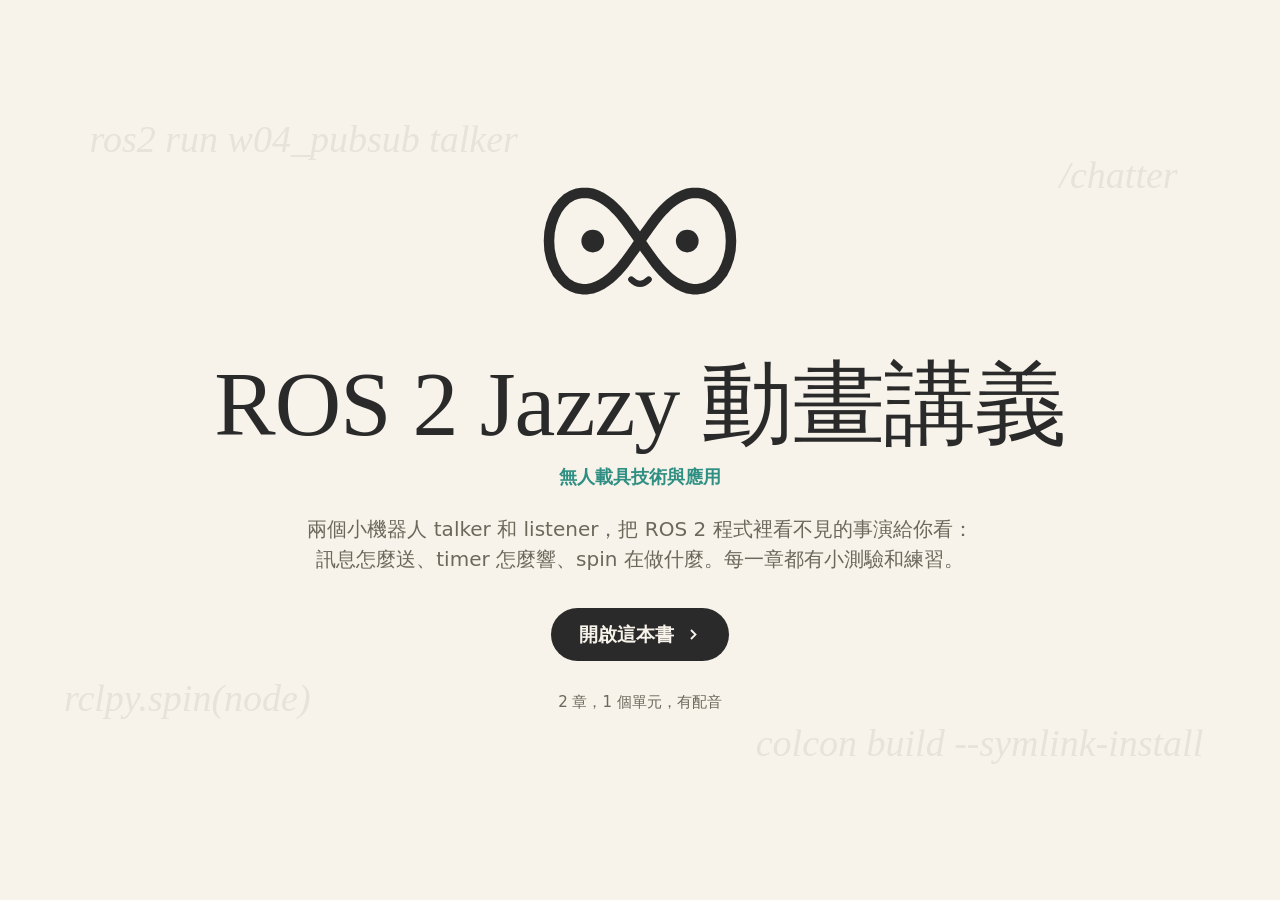
<file: docs/index.html>
<!doctype html>
<html lang="zh-TW">
<head>
<meta charset="utf-8">
<meta name="viewport" content="width=device-width, initial-scale=1">
<title>ROS 2 Jazzy 動畫講義</title>
<meta name="description" content="「無人載具技術與應用」的 ROS 2 Jazzy 動畫講義：兩個小機器人 talker 和 listener，把 node、topic、timer、spin 和佇列演給你看。">
<link rel="icon" href="data:image/svg+xml,%3Csvg xmlns='http://www.w3.org/2000/svg' viewBox='0 0 64 64'%3E%3Crect width='64' height='64' rx='14' fill='%231d2b27'/%3E%3Ctext x='32' y='45' text-anchor='middle' font-size='48' fill='%23f0b45a'%3E∞%3C/text%3E%3C/svg%3E">
<link rel="stylesheet" href="lib/units.css">
<link rel="stylesheet" href="lib/contents.css">
<script src="lib/units.js"></script>
<script src="lib/contents.js"></script>
<script src="unit-art.js"></script>
<!-- <script src="refs.js"></script>  a book that cites works: its reference list, built by the skill's scripts/refs.py -->
<link rel="expect" href="#ch04" blocking="render">
<!-- The book's own look, if it differs from the chalkboard: override the tokens of lib/contents.css here. A light look
     sets them all, since the chapter cards (--panel) and their text (--chalk, --dim) change together, and replaces the
     chalkboard's dark vignette (body::before); the notebook books' cover (site/physics-notebook/) draws lined paper there:
-->
<style>
:root { --page: #e6dfcf; --board: #f7f3ea; --panel: #fffdf7; --edge: #d8cfbb;
  --chalk: #2a2a2a; --dim: #6d675c; --faint: #a39b8a; --task: #e0762f; --quiz: #2f8f83; --good: #3f8a4d;
  --top-bg: rgba(247, 243, 234, .92); --top-line: #ddd5c3; --lift: rgba(60, 50, 30, .18); color-scheme: light;
  --ui: "PingFang TC", "Noto Sans TC", "Microsoft JhengHei", system-ui, sans-serif; }
body::before { background: none; }
</style>
</head>
<body>
<section id="cover">
  <div class="chalk" aria-hidden="true"><!-- a few faint formulas or phrases from the book, drawn in chalk -->
    <span style="left:7%;top:13%;--d:1.6">ros2 run w04_pubsub talker</span>
    <span style="right:8%;top:17%;--d:1.9">/chatter</span>
    <span style="left:5%;bottom:20%;--d:2.2">rclpy.spin(node)</span>
    <span style="right:6%;bottom:15%;--d:2.5">colcon build --symlink-install</span>
  </div>
  <svg class="mascot draw" id="guide" width="210" height="147" aria-hidden="true"></svg>
  <h1>ROS 2 Jazzy 動畫講義</h1>
  <p class="kicker">無人載具技術與應用</p>
  <p class="lede">兩個小機器人 talker 和 listener，把 ROS 2 程式裡看不見的事演給你看：訊息怎麼送、timer 怎麼響、spin 在做什麼。每一章都有小測驗和練習。</p>
  <div class="acts">
    <a class="btn go" href="#contents" data-t="open">開啟這本書<svg viewBox="0 0 16 16" aria-hidden="true"><path d="M6 2.5 11.5 8 6 13.5 4.6 12.1 8.7 8 4.6 3.9z"/></svg></a>
    <a class="btn quiet" id="resume" hidden></a>
  </div>
  <p class="meta" id="meta"></p>
</section>

<main id="contents">
  <header class="top">
    <a class="home" href="#book" aria-label="Back to the cover" data-t-label="toCover"><svg class="mascot" id="guideSmall" width="52" height="36" aria-hidden="true"></svg><strong>ROS 2 Jazzy 動畫講義</strong></a>
    <span class="prog" id="prog"></span>
  </header>
  <div id="units"></div>
  <p class="refs-more" id="refsMore" hidden><a href="#references"><b data-t="references">References</b><span id="refsCount"></span><i data-t="viewAll">View all →</i></a></p>
</main>

<main id="refpage" aria-labelledby="refsTitle">
  <header class="top">
    <a class="back" href="#contents" data-t="backToContents">← Contents</a>
    <span class="rp-book" id="rpBook"></span>
  </header>
  <section class="refs" id="references">
    <h1 id="refsTitle" tabindex="-1" data-t="references">References</h1>
    <p class="lead" data-t="refsLead">Every work cited in the lessons.</p>
    <ol id="refList"></ol>
  </section>
</main>

<script>
// Units and chapters are numbered in order from start (a book whose scope starts mid-way, e.g. at unit 3, chapter 9,
// keeps the original numbers). Add a chapter here when its lesson is ready.
Contents.book({
  start: { unit: 4, chapter: 4 },   // 單元＝課程週次，章號接著編（W04 的第二章是 ch05）
  units: [   // [unit title, [[chapter title, minutes], ...]]
    ['第一個 ROS 2 程式（W04）', [['訊息怎麼從 talker 到 listener', 6], ['從 colcon build 到 ros2 run', 7]]],
  ],
  hues: ['#f4a48c', '#86c9e8', '#f3c95c', '#e8a0c8', '#8fd6b0', '#bba8ee', '#f0b45a'],   // one colour per unit, cycling
});
</script>
</body>
</html>
</file>
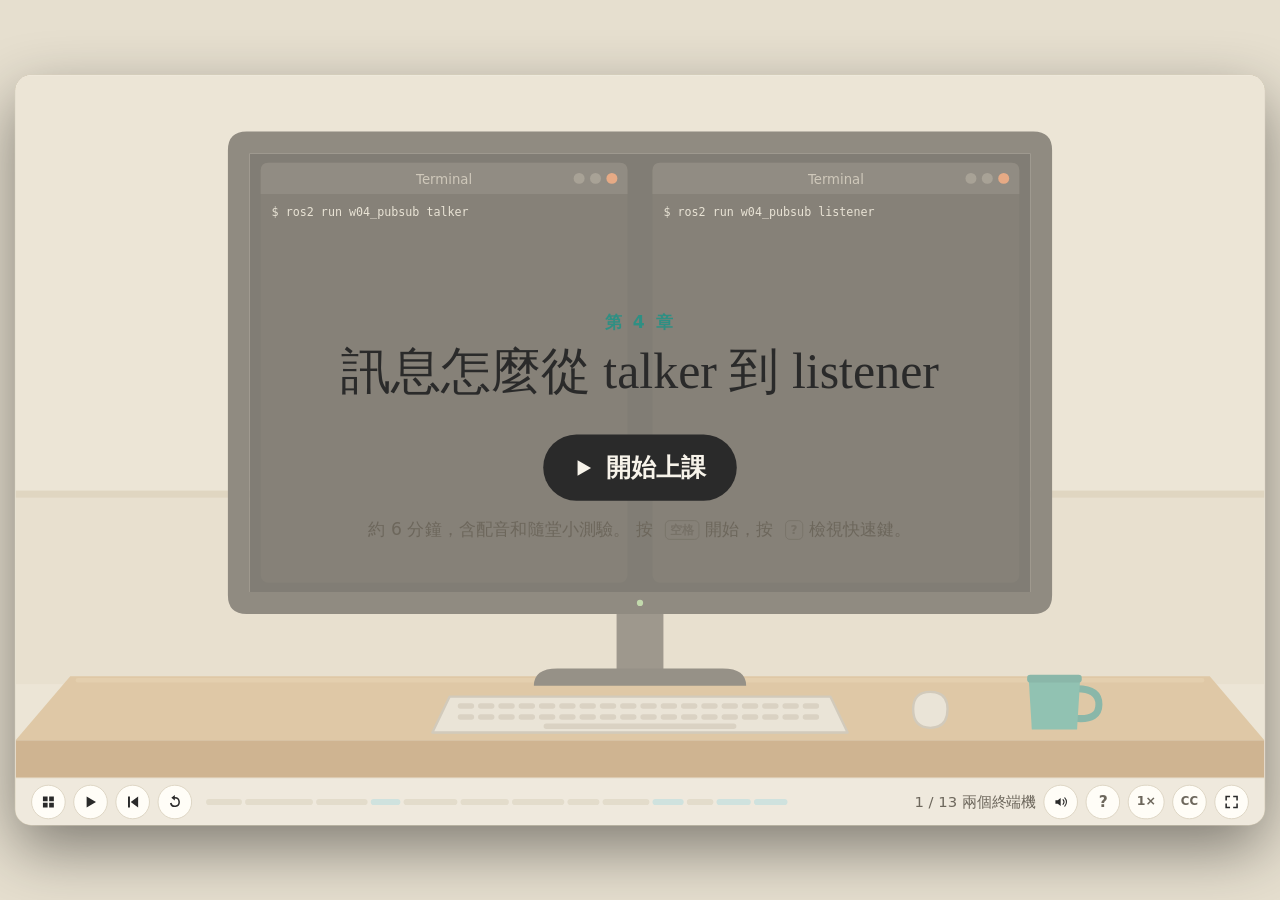
<file: docs/ch04/index.html>
<!doctype html>
<html lang="zh-TW">
<head>
<meta charset="utf-8">
<meta name="viewport" content="width=device-width, initial-scale=1">
<title>訊息怎麼從 talker 到 listener</title>
<link rel="stylesheet" href="../lib/engine.css">
<link rel="expect" href="#bar" blocking="render"><!-- hold the first frame until the player exists, so the page transition can run -->
</head>
<body>
<script src="../lib/engine.js"></script>
<script src="../lib/rooms.js"></script>
<script src="../lib/robots.js"></script>
<script src="../lib/screens.js"></script>
<script src="captured.js"></script>
<script src="audio/zh-TW/timings.js"></script>
<script src="captions.en.js"></script>
<script>
'use strict';
// Chapter 4: how a message gets from talker to listener. The opening beats:
// open: the two terminals we ran in class, talker printing hello world ten times a second and listener printing
// I heard; how does a line get across? Slow it down: the terminals open like doors and the camera goes through the
// screen into the computer. pubsub: inside, talker's room and listener's room with a wall between; the nodes, their
// names, the topic's tube and its plate /chatter, talker's publisher and listener's subscription fitted on its ends,
// one message (a yellow slip stamped String) travelling in slow motion, opened to show its one field data, then the
// point: neither can see the other, both only know the topic's name and type.
const CHAPTER = { number: 4, title: '訊息怎麼從 talker 到 listener', minutes: 6, language: 'zh-TW', next: '../ch05/' };

/* ---------- the real terminal output and the course's code (captured.js, generated from the real captures) ---------- */
const shortTs = line => line.replace(/\[\d+\.\d+\]/, '[…]');   // the page shortens the timestamp to […]
// the 30 s run: talker printed hello world 0..295, listener heard 1..295 (its first was 1)
const termLine = (who, n) => shortTs(CAPTURED[who][Math.min(CAPTURED[who].length - 1, who === 'talker' ? n + 1 : n)]);
// a line of talker.py or listener.py as in the file, its trailing comment left out. Only the code is searched: each
// file opens with a docstring that compares ROS 1 and ROS 2 and quotes the same calls
const codeBody = file => { const L = CODE[file], a = L.findIndex(l => l.trim().startsWith('"""')), b = L.findIndex((l, i) => i > a && l.includes('"""')); return L.slice(b + 1); };
const codeLine = (file, needle) => {
  const line = codeBody(file).find(l => l.includes(needle));
  if (!line) throw new Error(`codeLine: no line with "${needle}" in ${file}.py`);
  return line.replace(/\s+#.*$/, '');
};
// Lines talker has printed by beat time t: ten a second from START (the timer's 0.1 s), easing to SLOW_RATE over RAMP
// once [[slow]] (ts) is said. A pure function of t; listener prints the same numbers from 1 (its first was 1).
const RATE = 10, START = .4, SLOW_RATE = .7, RAMP = 1.2;
const printedBy = (t, ts) => {
  if (t < START) return 0;
  let n = RATE * (Math.min(t, ts) - START);
  if (t > ts) {
    const u = Math.min(t - ts, RAMP);
    n += RATE * u - (RATE - SLOW_RATE) * u * u / (2 * RAMP);
    if (t > ts + RAMP) n += SLOW_RATE * (t - ts - RAMP);
  }
  return Math.floor(n) + 1;
};
// The message followed inside is the next one talker sends after the open beat's last line: its number read from that
// real line of the capture.
const NEXT_N = +CAPTURED.talker[printedBy(TIMINGS.open.dur, TIMINGS.open.marks.slow) + 1].match(/hello world (\d+)$/)[1];

/* ---------- layout ---------- */
const MONO = ROOMS.mono;
const SCR = [300, 100, 1000, 562];                        // open: the monitor's screen (x, y, w, h) in the desk world
const TERM = { w: 470, y: 112, h: 538, bar: 40, rows: 20, pad: 14 }, TERM_X = { talker: 314, listener: 816 };
const ROW_H = (TERM.h - TERM.bar - 20) / TERM.rows;
const TERM_FS = (() => { ctx2d.font = `20px ${MONO}`; const w = ctx2d.measureText(termLine('listener', 295)).width; return Math.min(16, 20 * (TERM.w - 2 * TERM.pad) / w); })();
const rowY = i => TERM.y + TERM.bar + 10 + (i + .74) * ROW_H;
// open's push shows the inside as one baked picture (baked from this page; bake it again after a change to
// rooms.js or robots.js), decoded at load so its first frame does not stall
const ROOMS_BAKED = '../img/ch04-rooms@2x.png';
{ const im = new Image(); im.src = ROOMS_BAKED; if (im.decode) im.decode().catch(() => {}); }
const INSIDE = { x: 480, y: 201, s: .4 };                  // the rooms behind the screen: the stage at .4, centred on it
const DESK_VIEW = { x: 800, y: 450, z: 1 }, SCREEN_VIEW = { x: 800, y: 381, z: 1.42 }, INSIDE_VIEW = { x: 800, y: 381, z: 1 / INSIDE.s };
const FLOOR = ROOMS.floor, ROB_S = .9, TK_X = 200, LS_X = 1400;
const TUBE = { x0: 400, x1: 1200, y: 630, h: 96 };
const WIDE = { x: 800, y: 450, z: 1 }, CLOSE = { x: 515, y: 600, z: 1.95 };   // close: talker, its mouth, the slip, the plate
const X_STOP = 586, X_CREEP = 596;                        // where the slip is looked at, opened and closed

/* ---------- small helpers ---------- */
const clamp01 = q => Math.max(0, Math.min(1, q));
const popIn = (e, t, d = .45) => { put(e, { o: 0, s: .6 }); tw(e, { o: 1, s: 1 }, t, d, back); return e; };
const fadeIn = (e, t, d = .4) => { put(e, { o: 0 }); tw(e, { o: 1 }, t, d); return e; };
// A rounded label: main word bold, an optional second word lighter, and a pointer `point` long on one side
// ('down', 'up', 'left' or 'right'), `px` from that side's middle.
function pill(p, main, sub, { x, y, bg, ink = '#fff', size = 28, point = 0, side = 'down', px = 0, line } = {}) {
  const g = G(p, { x, y, o: 0 });
  ctx2d.font = `700 ${size}px ${UI}`; const w1 = ctx2d.measureText(main).width;
  ctx2d.font = `500 ${size * .82}px ${UI}`; const w2 = sub ? ctx2d.measureText(' ' + sub).width : 0;
  const w = w1 + w2 + size * 1.1, h = size * 1.55, k = side === 'up' ? -1 : 1, attrs = { fill: bg, stroke: line || 'none', 'stroke-width': 3 };
  const sx = side === 'right' ? -1 : 1;   // left and right: the same pointer, mirrored
  if (point) path(g, side === 'left' || side === 'right' ? `M${sx * (-w / 2 + 4)} ${px - 12}L${sx * (-w / 2 - point)} ${px}L${sx * (-w / 2 + 4)} ${px + 12}Z`
    : `M${px - 13} ${k * (h / 2 - 2)}L${px} ${k * (h / 2 + point)}L${px + 13} ${k * (h / 2 - 2)}Z`, attrs);
  mk('rect', { x: -w / 2, y: -h / 2, width: w, height: h, rx: h / 2, ...attrs }, g);
  if (point && line) path(g, side === 'left' || side === 'right' ? `M${sx * (-w / 2 + 5.5)} ${px - 10}V${px + 10}` : `M${px - 11} ${k * (h / 2 - 1.5)}H${px + 11}`, { stroke: bg, 'stroke-width': 4 });
  const t = put(mk('text', { 'font-size': size, 'font-weight': 700, 'font-family': UI, fill: ink }, g), { x: -w / 2 + size * .55, y: size * .36 });
  t.textContent = main; t.style.whiteSpace = 'pre';
  if (sub) { const ts = mk('tspan', { 'font-size': size * .82, 'font-weight': 500 }, t); ts.textContent = ' ' + sub; }
  return Object.assign(g, { w });
}

// The rooms and both robots, idle, in layers: set, tube, what hands hold, the cast, labels on top.
function stage(w, D, { still = false } = {}) {   // still: robots drawn once as at t = 0 (pubsub's first frame), no per-frame writes
  const L = { set: G(w), tube: G(w), hold: G(w), cast: G(w), top: G(w) }, how = still ? { still: 0 } : {};
  const set = rooms(L.set);
  const tk = robot(L.cast, 'talker', { x: TK_X, y: FLOOR, s: ROB_S }).eyes(0, .6, .2).live(D, how);
  const ls = robot(L.cast, 'listener', { x: LS_X, y: FLOOR, s: ROB_S }).eyes(0, -.6, .2).live(D, how);
  return { L, set, tk, ls };
}

/* ---------- open: the desk, the monitor, two terminals ---------- */
function deskScene(w) {
  mk('rect', { x: -200, y: -100, width: 2000, height: 1100, fill: '#f3ebdd' }, w);    // the classroom wall
  mk('rect', { x: -200, y: 540, width: 2000, height: 240, fill: '#ece1cf' }, w);
  mk('rect', { x: -200, y: 532, width: 2000, height: 9, fill: '#dccdb4' }, w);
  path(w, 'M70 770H1530L1600 852H0Z', { fill: '#d9b27c', stroke: 'none' });             // the desk, seen a little from above
  path(w, 'M80 775H1520', { stroke: '#e4c08e', 'stroke-width': 6 });
  mk('rect', { x: 0, y: 852, width: 1600, height: 60, fill: '#b98a52' }, w);
  mk('rect', { x: 770, y: 688, width: 60, height: 74, fill: '#57514b' }, w);            // the monitor's stand
  path(w, 'M664 782Q664 760 694 760H906Q936 760 936 782Z', { fill: '#47423e', stroke: 'none' });
  path(w, 'M556 796H1044L1066 842H534Z', { fill: '#efe9df', stroke: '#bfb6a8', 'stroke-width': 3 });   // keyboard
  let keys = ''; [808, 822].forEach(y => { for (let x = 570; x < 1036; x += 26) keys += `M${x} ${y}h14`; });
  path(w, keys + 'M680 834H920', { stroke: '#cfc6b8', 'stroke-width': 7 });
  path(w, 'M1150 812Q1150 790 1172 790Q1194 790 1194 812Q1194 836 1172 836Q1150 836 1150 812Z', { fill: '#efe9df', stroke: '#bfb6a8', 'stroke-width': 3 });   // mouse
  const mug = G(w, { x: 1330, y: 838 });                                                 // a mug
  path(mug, 'M30 -52Q58 -52 58 -32Q58 -12 30 -14', { stroke: '#2f8f83', 'stroke-width': 9, fill: 'none' });
  path(mug, 'M-32 -66H34L30 0H-28Z', { fill: '#3ca596', stroke: 'none' });
  mk('rect', { x: -34, y: -70, width: 70, height: 10, rx: 4, fill: '#2f8f83' }, mug);
}
function bezel(p) {
  const w = G(p), [x, y, ww, h] = SCR, b = 28, o = `M${x - b + 24} ${y - b}H${x + ww + b - 24}Q${x + ww + b} ${y - b} ${x + ww + b} ${y - b + 24}V${y + h + b - 24}Q${x + ww + b} ${y + h + b} ${x + ww + b - 24} ${y + h + b}H${x - b + 24}Q${x - b} ${y + h + b} ${x - b} ${y + h + b - 24}V${y - b + 24}Q${x - b} ${y - b} ${x - b + 24} ${y - b}Z`;
  path(w, `${o}M${x} ${y}V${y + h}H${x + ww}V${y}Z`, { fill: '#3a3633', stroke: 'none', 'fill-rule': 'evenodd' });
  mk('circle', { cx: x + ww / 2, cy: y + h + 14, r: 4, fill: '#9fd48a' }, w);
  return w;
}
// The inside of the computer seen through the screen around the rooms: a few gold traces (revealed with the rooms).
function screenTraces(w) {
  const g = G(w, { o: 0 }), { x, y, s } = INSIDE, x1 = x + 1600 * s, y1 = y + 900 * s;
  path(g, `M${SCR[0] + 30} ${y + 60}H${x - 40}L${x - 10} ${y + 90}H${x}M${SCR[0] + 50} ${y1 - 50}H${x - 60}L${x - 30} ${y1 - 20}H${x}` +
    `M${SCR[0] + SCR[2] - 30} ${y + 80}H${x1 + 40}L${x1 + 10} ${y + 110}H${x1}M${SCR[0] + SCR[2] - 40} ${y1 - 70}H${x1 + 50}L${x1 + 20} ${y1 - 40}H${x1}` +
    `M${x + 120} ${SCR[1] + 30}V${y}M${x1 - 160} ${SCR[1] + 20}V${y}M${x + 200} ${SCR[1] + SCR[3] - 24}V${y1}M${x1 - 120} ${SCR[1] + SCR[3] - 30}V${y1}`,
  { stroke: '#8a7040', 'stroke-width': 3 });
  mk('rect', { x: x - 6, y: y - 6, width: 1600 * s + 12, height: 900 * s + 12, rx: 10, fill: 'none', stroke: '#8a7040', 'stroke-width': 4 }, g);
  return g;
}
// One terminal window, its rows rewritten from the beat clock whenever talker's line count changes.
function terminal(p, who, D, ts) {
  const x = TERM_X[who], C = ROBOT[who], g = G(p);
  mk('rect', { x, y: TERM.y, width: TERM.w, height: TERM.h, rx: 10, fill: '#262321' }, g);
  path(g, `M${x} ${TERM.y + TERM.bar}V${TERM.y + 10}Q${x} ${TERM.y} ${x + 10} ${TERM.y}H${x + TERM.w - 10}Q${x + TERM.w} ${TERM.y} ${x + TERM.w} ${TERM.y + 10}V${TERM.y + TERM.bar}Z`, { fill: '#3d3936', stroke: 'none' });
  const title = T(g, 'Terminal', { x: x + TERM.w / 2, y: TERM.y + 27, size: 17, fill: '#b9b1a6', anchor: 'middle' });
  const name = G(g, { o: 0 });
  path(name, `M${x} ${TERM.y + TERM.bar}V${TERM.y + 10}Q${x} ${TERM.y} ${x + 10} ${TERM.y}H${x + TERM.w - 10}Q${x + TERM.w} ${TERM.y} ${x + TERM.w} ${TERM.y + 10}V${TERM.y + TERM.bar}Z`, { fill: C.body, stroke: 'none' });
  T(name, C.name, { x: x + 18, y: TERM.y + 29, size: 25, weight: 700, fill: '#fff', font: MONO });
  const note = G(g, { o: 0 });
  T(note, who === 'talker' ? '每 0.1 秒印一行' : '跟著印出 I heard', { x: x + TERM.w - 92, y: TERM.y + 28, size: 18, weight: 600, fill: '#fff', anchor: 'end' });
  [0, 1, 2].forEach(k => mk('circle', { cx: x + TERM.w - 62 + k * 21, cy: TERM.y + 20, r: 7, fill: k === 2 ? '#e8743b' : '#6b645d' }, g));
  const outline = put(mk('rect', { x: x - 3, y: TERM.y - 3, width: TERM.w + 6, height: TERM.h + 6, rx: 12, fill: 'none', stroke: C.body, 'stroke-width': 6 }, g), { o: 0 });
  const rows = [...Array(TERM.rows)].map((_, i) => T(g, '', { x: x + TERM.pad, y: rowY(i), size: TERM_FS, font: MONO, fill: '#ece6da' }));
  const dim = put(mk('rect', { x: x + 4, y: TERM.y + TERM.bar + 2, width: TERM.w - 8, height: rowY(TERM.rows - 2) - TERM.y - TERM.bar + 4, fill: '#262321' }, g), { o: 0 });   // [[ask]]: the older rows step back
  let last = -1;
  clockRun(t => {
    const c = printedBy(t, ts); if (c === last) return; last = c;
    const k = who === 'talker' ? c : Math.max(0, c - 1), total = 1 + k, first = Math.max(0, total - TERM.rows);
    rows.forEach((r, i) => {
      const j = first + i, str = j >= total ? '' : j === 0 ? CAPTURED[who][0] : termLine(who, who === 'talker' ? j - 1 : j);
      if (r.textContent !== str) r.textContent = str;
    });
  }, D);
  return { g, title, name, note, outline, dim, x };
}
// The newest line on each side boxed where its hello world N sits, a dashed arc from one to the other that draws
// dash by dash (reveal(q), q 0..1, a pure function of the beat clock), its head, and a ? on it. All parts start hidden.
function askArc(p) {
  const g = G(p), y = rowY(TERM.rows - 1);
  ctx2d.font = `${TERM_FS}px ${MONO}`;
  const box = who => {
    const line = termLine(who, 150), i = line.indexOf('hello world'), x = TERM_X[who] + TERM.pad + ctx2d.measureText(line.slice(0, i)).width;
    const wd = ctx2d.measureText('hello world 150').width;
    const b = put(mk('rect', { x: x - 5, y: y - TERM_FS - 3, width: wd + 10, height: TERM_FS + 12, rx: 5, fill: ROOMS.yellow, 'fill-opacity': .22, stroke: ROOMS.yellow, 'stroke-width': 3 }, g), { o: 0 });
    return [b, x + wd / 2, y - TERM_FS - 5];
  };
  const [boxT, ax, ay] = box('talker'), [boxL, bx, by] = box('listener'), cx = 720, cy = ay - 290;
  const at = u => [(1 - u) ** 2 * ax + 2 * u * (1 - u) * cx + u * u * bx, (1 - u) ** 2 * ay + 2 * u * (1 - u) * cy + u * u * by];
  // sample the curve by length, then cut it into 14 px dashes with 11 px gaps
  const pts = [[0, ...at(0)]];
  for (let k = 1; k <= 400; k++) { const [x, yy] = at(k / 400), [l0, x0, y0] = pts[k - 1]; pts.push([l0 + Math.hypot(x - x0, yy - y0), x, yy]); }
  const L = pts[400][0], ptAt = l => { const k = pts.findIndex(q => q[0] >= l); return k <= 0 ? pts[0].slice(1) : pts[k].slice(1); };
  const dashes = [];
  for (let l = 0; l < L - 4; l += 25) {
    const a0 = ptAt(l), a1 = ptAt(Math.min(L, l + 14));
    dashes.push([l / L, mk('path', { d: `M${a0[0].toFixed(1)} ${a0[1].toFixed(1)}L${a1[0].toFixed(1)} ${a1[1].toFixed(1)}`, stroke: ROOMS.yellow, 'stroke-width': 5, display: 'none' }, g)]);
  }
  const ang = Math.atan2(by - cy, bx - cx);
  const head = path(g, `M${bx - 20 * Math.cos(ang - .45)} ${by - 20 * Math.sin(ang - .45)}L${bx} ${by}L${bx - 20 * Math.cos(ang + .45)} ${by - 20 * Math.sin(ang + .45)}`, { stroke: ROOMS.yellow, 'stroke-width': 5 }, { o: 0 });
  const q = G(g, { x: (ax + 2 * cx + bx) / 4, y: (ay + 2 * cy + by) / 4 - 6, o: 0 });
  mk('circle', { r: 42, fill: ROOMS.yellow, stroke: '#1d1b1a', 'stroke-width': 5 }, q);
  T(q, '?', { x: 0, y: 20, size: 58, weight: 800, fill: ROOMS.ink, anchor: 'middle' });
  let shown = -1;
  const reveal = r => { const n = dashes.filter(([f]) => f < r).length; if (n === shown) return; shown = n; dashes.forEach(([, d], i) => d.setAttribute('display', i < n ? 'inline' : 'none')); };
  return { g, boxT, boxL, head, q, reveal };
}

/* ---------- the rest of the chapter: layout, code, helpers ---------- */
const TALK_VIEW = { x: 571, y: 470, z: 1.4 }, LIS_VIEW = { x: 1029, y: 470, z: 1.4 }, DROP_VIEW = { x: 985, y: 500, z: 1.3 };
const GAP_VIEW = { x: 1000, y: 600, z: 1.5 };                  // typo: the two tubes that do not meet
const INBOX = { x: 1000, y: 770, n: 10, w: 244 };            // listener's queue under its mouth piece; its basket (front end) clear of its hand
const WRITE_SPOT = [520, 520], READ_SPOT = [1080, 520];      // where a message is filled in / read, over the tube
// The code on screen: lines of talker.py and listener.py as in the files (codeLine), never retyped
const TIMER_CODE = ['create_timer', '⋮', 'def on_timer', 'msg = String()', 'msg.data =', 'get_logger().info(msg.data)', 'self.pub.publish', 'self.count += 1']
  .map(k => k === '⋮' ? k : codeLine('talker', k));
const SPIN_CODE = ['def on_timer', '⋮', 'def main', 'try:', 'rclpy.init()', 'node = Talker()', 'rclpy.spin(node)'].map(k => k === '⋮' ? k : codeLine('talker', k));
const RECV_CODE = [codeLine('listener', 'create_subscription'), '⋮', codeLine('listener', 'def on_message'), codeLine('listener', "info(f'I heard")];
const DROP_CODE = [codeLine('talker', 'create_publisher'), codeLine('listener', 'create_subscription')];
const SLOW_RATE_T = 1.25;   // late and typo: messages a second on screen, slowed down from the real ten (factor computed)
const LISTEN_LINES = CAPTURED.listener.map(shortTs), LATE_TALKER = CAPTURED.lateTalker.map(shortTs), LATE_LISTENER = CAPTURED.lateListener.map(shortTs);
const LATE_FIRST = +LATE_LISTENER[1].match(/hello world (\d+)\]$/)[1];   // 50: the first message the late listener heard
// q1: the timer's period, read from the code, and the changed one asked about; every option computed
const TIMER_PERIOD = +codeLine('talker', 'create_timer').match(/create_timer\(([\d.]+)/)[1];   // 0.1
const Q1_PERIOD = .5, Q1_RATE = 1 / Q1_PERIOD;
const Q1_LINE = codeLine('talker', 'create_timer').replace(`(${TIMER_PERIOD},`, `(${Q1_PERIOD},`);
const Q1_OPTS = [...new Set([Q1_PERIOD, Q1_RATE, Q1_PERIOD * 10, 1 / TIMER_PERIOD])].sort((a, b) => a - b);
// Card texts are bi(Chinese, English): the card shows the English with English captions on (C)
const Q1_WHY = {
  [Q1_PERIOD]: bi(`${Q1_PERIOD} 是兩次之間隔幾秒，不是每秒幾則：1 秒裡有 1 ÷ ${Q1_PERIOD} = ${Q1_RATE} 個 ${Q1_PERIOD} 秒。`,
    `${Q1_PERIOD} is the number of seconds between two messages, not messages per second: 1 second holds 1 ÷ ${Q1_PERIOD} = ${Q1_RATE} periods of ${Q1_PERIOD} s.`),
  [Q1_PERIOD * 10]: bi(`不是 ${Q1_PERIOD} × 10：間隔變長，每秒送得更少。1 ÷ ${Q1_PERIOD} = ${Q1_RATE}。`,
    `Not ${Q1_PERIOD} × 10: a longer interval means fewer messages per second. 1 ÷ ${Q1_PERIOD} = ${Q1_RATE}.`),
  [1 / TIMER_PERIOD]: bi(`每秒 ${1 / TIMER_PERIOD} 則是每 ${TIMER_PERIOD} 秒響一次的時候；改成 ${Q1_PERIOD} 秒以後，1 ÷ ${Q1_PERIOD} = ${Q1_RATE}。`,
    `${1 / TIMER_PERIOD} per second is when it goes off every ${TIMER_PERIOD} s; at ${Q1_PERIOD} s, 1 ÷ ${Q1_PERIOD} = ${Q1_RATE}.`),
};
// typo and q2: listener's topic name misspelt (one t gone) or capitalised: its own line with only the name changed
const TOPIC = codeLine('listener', 'create_subscription').match(/'(\w+)'/)[1];          // chatter
const TYPO = TOPIC.replace('tt', 't'), CAPS = TOPIC[0].toUpperCase() + TOPIC.slice(1);   // chater, Chatter
const nameLine = name => codeLine('listener', 'create_subscription').replace(`'${TOPIC}'`, `'${name}'`);
const CASE_SAME = CAPS === TOPIC;                                                        // false: names are case-sensitive
const Q1_CARD = { x: 990, y: 36, w: 590, cls: 'side', maxH: 600 };    // q1: over listener's side (it may cover the plate's top); the clock and the code in sight
const Q2_CARD = { x: 30, y: 24, w: 1040, cls: 'side', maxH: 420 };    // q2: across the top of both walls, above the plates and the antennas

// receive's and late's last pictures, worked out from their own clocks (TIMINGS, the same rules as those beats), for
// the beats after them to open on and fade (the camera does not cut between them)
const MOUTH_T = TUBE.x0 - 52, MOUTH_L = TUBE.x1 + 52;   // the two mouth pieces' openings (roomsBell's horn is 52 long)
const RECV_END = (() => {
  const R = TIMINGS.receive, end = R.dur + HOLD, V = 900, te = k => R.marks.loop - .6 + k * TIMER_PERIOD, ta0 = te(0) + (MOUTH_L - MOUTH_T) / V;
  const lines = NEXT_N + 1 + Math.max(0, Math.floor((end - ta0 - TIMER_PERIOD) / TIMER_PERIOD) + 1), slips = [];
  for (let k = 0; te(k) <= end; k++) { const x = MOUTH_T + (end - te(k)) * V; if (x <= MOUTH_L - 20) slips.push(x); }
  return { lines, slips };
})();
const LATE_END = (() => {
  const Lt = TIMINGS.late, end = Lt.dur + HOLD, v = 450, tStart = Lt.marks.first - .8, te = n => tStart + .25 + (n - LATE_FIRST) / SLOW_RATE_T;
  const arrive = n => te(n) + (MOUTH_L - MOUTH_T) / v, slips = [];
  let got = 0; for (let n = LATE_FIRST; arrive(n) <= end; n++) got++;
  for (let n = LATE_FIRST; n <= LATE_FIRST + 20; n++) { const x = MOUTH_T + (end - te(n)) * v; if (x >= MOUTH_T && x <= MOUTH_L - 40) slips.push([n, x]); }
  return { talkerLines: Math.floor(LATE_FIRST + (end - te(LATE_FIRST)) * SLOW_RATE_T) + 2, listenerLines: 1 + got, slips };
})();

// The set as pubsub leaves it: rooms and robots, the tube and its plate, both mouth pieces on, their pills (and the
// inbox, listener's queue, when asked).
function world(w, D, { pills = true, topic = false, inbox = false } = {}) {
  const st0 = stage(w, D), { L } = st0;
  const tube = roomsTube(L.tube, TUBE);
  const bell = (side, x, who) => roomsBell(L.tube, side, { x, y: TUBE.y, h: TUBE.h, color: ROBOT[who].body, dark: ROBOT[who].dark, light: ROBOT[who].light });
  const bellT = bell(-1, TUBE.x0, 'talker'), bellL = bell(1, TUBE.x1, 'listener');
  const pubL = pill(L.top, 'publish', '送出', { x: 395, y: 530, bg: ROBOT.talker.body, size: 28, point: 12, px: TUBE.x0 - 26 - 395 });
  const subL = pill(L.top, 'subscribe', '訂閱', { x: 1185, y: 530, bg: ROBOT.listener.body, size: 28, point: 12, px: TUBE.x1 + 26 - 1185 });
  const topicW = pill(L.top, 'topic', null, { x: 800, y: 408, bg: '#fffdf8', ink: ROOMS.violet, line: ROOMS.violet, size: 28 });
  put(pubL, { o: pills ? 1 : 0 }); put(subL, { o: pills ? 1 : 0 }); put(topicW, { o: topic ? 1 : 0 });
  const box = inbox ? roomsInbox(L.tube, INBOX) : null;
  return { ...st0, tube, bellT, bellL, pubL, subL, topicW, box };
}
// Messages one after another down the tube: message k leaves at te(k) and travels at v px/s, showing while inside
// [xa, xb] (fading over the last `fade` px). A pure function of t, from a reused pool. tag(k) labels a slip (its number).
function slipStream(layer, D, { te, k0, k1, v, xa, xb, y = TUBE.y, s = .55, max = 14, fade = 60, tag }) {
  const pool = [...Array(max)].map(() => ({ e: roomsSlip(layer, { o: 0, y, s }), t: tag ? T(layer, '', { y: y - 34, size: 24, weight: 800, fill: ROOMS.ink, anchor: 'middle', o: 0 }) : null }));
  clockRun(t => {
    const on = new Set();
    for (let k = k0; k <= k1; k++) {
      const x = xa + (t - te(k)) * v; if (x < xa || x > xb) continue;
      const j = ((k % max) + max) % max, op = Math.min(1, (xb - x) / fade, (x - xa) / 20 + .3);
      on.add(j); put(pool[j].e, { o: op, x });
      if (pool[j].t) { const str = tag(k); if (pool[j].t.textContent !== str) pool[j].t.textContent = str; put(pool[j].t, { o: op, x }); }
    }
    pool.forEach((q, j) => { if (!on.has(j)) { put(q.e, { o: 0, x: 0 }); if (q.t) { put(q.t, { o: 0, x: 0 }); if (q.t.textContent) q.t.textContent = ''; } } });   // hidden: blank, as a seek finds it
  }, D, { tail: true });
  return pool;
}
// A curved arrow from a to b, bending towards c; arrow.drawAt(t0, dur) draws it on and shows its head on arrival.
function curveArrow(p, [ax, ay], [cx, cy], [bx, by], { color = ROOMS.ink, width = 5 } = {}) {
  const g = G(p), ang = Math.atan2(by - cy, bx - cx);
  const line = path(g, `M${ax} ${ay}Q${cx} ${cy} ${bx} ${by}`, { stroke: color, 'stroke-width': width }, { d: 0 });
  const head = path(g, `M${bx - 18 * Math.cos(ang - .5)} ${by - 18 * Math.sin(ang - .5)}L${bx} ${by}L${bx - 18 * Math.cos(ang + .5)} ${by - 18 * Math.sin(ang + .5)}`, { stroke: color, 'stroke-width': width }, { o: 0 });
  return Object.assign(g, { line, head, drawAt(t0, dur = .6) { draw(line, t0, dur); tw(head, { o: 1 }, t0 + dur - .1, .15); return g; } });
}
// A red cross over something that will not happen (hidden; o 0)
const crossOut = (p, x, y, r = 40) => put(path(p, `M${x - r} ${y - r}L${x + r} ${y + r}M${x + r} ${y - r}L${x - r} ${y + r}`, { stroke: '#e0503f', 'stroke-width': 10 }), { o: 0 });
// A numbered step of the route: a disc with its number, the words in a pill beside it (right, or left) (hidden)
function stepTag(p, k, words, { x, y, color = ROOMS.ink, size = 32, side = 'right' }) {
  const g = G(p, { x, y, o: 0 }), r = size * .95;
  const pl = pill(g, words, null, { x: 0, y: 0, bg: '#fffdf8', ink: ROOMS.ink, line: color, size });
  put(pl, { o: 1, x: (side === 'left' ? -1 : 1) * (pl.w / 2 + r * .7) });
  mk('circle', { r, fill: color, stroke: '#fffdf8', 'stroke-width': 4 }, g);
  T(g, String(k), { y: size * .36, size: size * 1.05, weight: 800, fill: '#fff', anchor: 'middle' });
  return g;
}
// 「放慢」: a small badge in screen space while the picture runs slower than real time, with the factor when it is
// constant. spans [[t0, t1, factor or null]], t1 null: to the beat's end (no fade, which would lengthen the beat);
// xr its right edge on the stage, y its middle.
function slowBadge(p, spans, { xr = 1584, y = 46, line } = {}) {
  spans.forEach(([t0, t1, k]) => {
    const b = pill(p, '放慢', k ? `${Math.round(k)} 倍` : null, { x: 0, y, bg: '#3d3833', ink: '#fff', size: 24, line });
    put(b, { x: xr - b.w / 2 }); tw(b, { o: .92 }, t0, .3); if (t1 != null) tw(b, { o: 0 }, t1, .3);
  });
}
// A card from the inbox's slot i rising to a point (a hand, a reading spot): positions as a function of q (0..1)
const lerpPt = ([ax, ay], [bx, by], q) => [ax + (bx - ax) * q, ay + (by - ay) * q];

/* ---------- beats: [id, title, run(m, D), extra] ---------- */
const BEATS = [
  ['open', '兩個終端機', (m, D) => {
    const p = panel(0), cam = camera(p, D, DESK_VIEW), w = cam.world, ts = m('slow');
    const desk = G(w); deskScene(desk);
    const screen = mk('rect', { x: SCR[0], y: SCR[1], width: SCR[2], height: SCR[3], fill: '#1d1b1a' }, w);   // the screen
    const tT = terminal(w, 'talker', D, ts), tL = terminal(w, 'listener', D, ts);
    const ask = askArc(w);
    // what comes in through the screen: the computer's inside on its dark ground. Only this fades (in, over the
    // terminals, which slide open beneath it and are taken out once covered): one fade, not two at once
    const incoming = G(w, { o: 0 });
    mk('rect', { x: SCR[0], y: SCR[1], width: SCR[2], height: SCR[3], fill: '#1d1b1a' }, incoming);
    put(screenTraces(incoming), { o: 1 });
    // the inside as one baked picture while the camera pushes (one image scaled, not ~150 shapes repainted every
    // frame); the shapes themselves from the moment the push ends, so open's last frame is pubsub's first
    const baked = mk('image', { href: ROOMS_BAKED, x: INSIDE.x, y: INSIDE.y, width: 1600 * INSIDE.s, height: 900 * INSIDE.s }, incoming);
    const drawn = G(incoming, { ...INSIDE }); stage(drawn, D, { still: true });   // its robots drawn once, as at pubsub's t = 0
    const frame = bezel(w);
    // the two terminals we ran in class: in to the screen
    cam.to(SCREEN_VIEW, .8, 3.2);
    // left, talker: (每 0.1 秒) a line every 0.1 s
    fadeIn(tT.name, m('talk'), .35); tw(tT.title, { o: 0 }, m('talk'), .2); tw(tT.outline, { o: 1 }, m('talk'), .35); fadeIn(tT.note, m('talk', 1.4), .35);
    // right, listener: (跟著印出) I heard
    fadeIn(tL.name, m('hear'), .35); tw(tL.title, { o: 0 }, m('hear'), .2); tw(tL.outline, { o: 1 }, m('hear'), .35); fadeIn(tL.note, m('hear', 1.6), .35);
    // this line: the older rows step back, the newest hello world is boxed on each side; (是怎麼) a ?; the arc draws
    // from the left program (從左邊的程式) to the right one (跑到右邊的程式)
    [tT, tL].forEach(tm => tw(tm.dim, { o: .78 }, m('ask'), .5));
    tw(ask.boxT, { o: 1 }, m('ask'), .3); tw(ask.boxL, { o: 1 }, m('ask', .25), .3);
    popIn(ask.q, m('ask', 1.2), .5);
    const qy = st(ask.q).y, tq = m('ask', 1.7);   // the ? floats while it waits for an answer
    const tqEnd = ts + .9;   // the ? has faded: it stops floating (no writes under the zoom)
    clockRun(t => { const u = Math.min(t, tqEnd); put(ask.q, { y: u > tq ? qy - 6 * Math.sin(2 * Math.PI * (u - tq) / 1.8) : qy }); }, D);
    prog(q => ask.reveal(q), m('ask', 2), 3.6, lin); tw(ask.head, { o: 1 }, m('ask', 5.5), .2);
    // slow it down: the scrolling eases off, the terminals open like doors, and we go in through the screen
    tw(ask.g, { o: 0 }, ts + .5, .4);
    [tT, tL].forEach((tm, k) => tw(tm.g, { x: (k ? 1 : -1) * 34 }, ts + 1.1, .7));
    tw(incoming, { o: 1 }, ts + 1.1, .7);
    cam.to(INSIDE_VIEW, ts + .5, D - ts - .5);
    // out of the picture, out of the page: the desk once the monitor's frame fills the view, the frame once the view
    // is inside the screen, the terminals, the arc and the bare screen once the incoming picture covers them. The
    // times come from the camera itself (its view at t), so each part goes only when it can no longer be seen
    const firstT = ok => { for (let t = ts; t < D; t += .01) if (ok(cam.at(t).z)) return t; return D; };
    const tDesk = firstT(z => 800 / z <= 520 && 450 / z <= 300), tFrame = firstT(z => 800 / z <= 496 && 450 / z <= 278), tCovered = ts + 1.8;
    const outAt = [[desk, tDesk], [frame, tFrame], [tT.g, tCovered], [tL.g, tCovered], [ask.g, ts + .9], [screen, tCovered], [baked, D]], inAt = [[drawn, D]];
    const vis = (e, on) => { const v = on ? '' : 'none'; if (e.style.display !== v) e.style.display = v; };
    clockRun(t => { outAt.forEach(([e, t1]) => vis(e, t < t1)); inAt.forEach(([e, t0]) => vis(e, t >= t0)); }, D, { tail: true });
    slowBadge(p, [[ts + .3, null, null]], { xr: 790, y: 40, line: '#f4efe6' });   // top centre, over the gap between the terminals, which no text crosses as we push in; outlined on the dark frame
  }, { lead: false }],

  ['pubsub', 'node、topic、message', (m, D) => {
    const p = panel(0), cam = camera(p, D, WIDE), w = cam.world;
    const { L, tk, ls } = stage(w, D);
    const tube = roomsTube(L.tube, TUBE), sign = tube.sign;
    const bellT = roomsBell(L.tube, -1, { x: TUBE.x0, y: TUBE.y, h: TUBE.h, color: ROBOT.talker.body, dark: ROBOT.talker.dark, light: ROBOT.talker.light, o: 0 });
    const bellL = roomsBell(L.tube, 1, { x: TUBE.x1, y: TUBE.y, h: TUBE.h, color: ROBOT.listener.body, dark: ROBOT.listener.dark, light: ROBOT.listener.light, o: 0 });
    // idle while the line starts: they look about their rooms
    tk.eyes(1.4, -.4, -.3).eyes(2.8, .5, .3); ls.eyes(1.8, .4, -.3).eyes(3.2, -.5, .3);

    // every ROS program is a node: each waves hello, its antenna flashes, a "node" chip over its head
    const chipT = pill(L.top, 'node', null, { x: TK_X, y: 430, bg: '#fffdf8', ink: ROOMS.ink, line: ROOMS.ink, size: 28, point: 16 });
    const chipL = pill(L.top, 'node', null, { x: LS_X, y: 430, bg: '#fffdf8', ink: ROOMS.ink, line: ROOMS.ink, size: 28, point: 16 });
    tk.eyes(m('node', -.4), 0, 0).to(m('node', -.2), 'wave', .35).hop(m('node'), 16).flash(m('node')).face(m('node'), 'happy').to(m('node', 1.4), 'rest', .5).face(m('node', 1.7), 'smile');
    ls.eyes(m('node', -.2), 0, 0).to(m('node'), 'waveL', .35).hop(m('node', .2), 16).flash(m('node', .2)).face(m('node', .2), 'happy').to(m('node', 1.6), 'rest', .5).face(m('node', 1.9), 'smile');
    popIn(chipT, m('node', .1)); popIn(chipL, m('node', .3));
    // their own names: talker, then listener (as each is said), on their name tags; each taps its chest and looks down
    popIn(tk.tag, m('names')); popIn(ls.tag, m('names', .78));
    tk.to(m('names', -.3), 'tagR', .4).eyes(m('names', -.3), 0, .9).to(m('names', 1.5), 'rest', .5).eyes(m('names', 1.5), .2, 0);
    ls.to(m('names', .45), 'tagL', .4).eyes(m('names', .45), 0, .9).to(m('names', 2.1), 'rest', .5).eyes(m('names', 2.1), -.2, 0);
    tw(chipT, { o: 0 }, m('names', 2.4), .4); tw(chipL, { o: 0 }, m('names', 2.4), .4);

    // between them a named channel (通道): the tube grows out through the wall; on "topic" its chip
    const tTube = m('topic', -1.8);
    put(tube.back, { o: 0 }); put(tube.shine, { o: 0 }); put(tube.ends, { o: 0 }); put(tube.sleeve, { o: 0 });
    tw(tube.sleeve, { o: 1 }, tTube, .3); tube.edges.forEach(e => draw(e, tTube + .1, 1.1, out)); tw(tube.back, { o: 1 }, tTube + .1, .9);
    tw(tube.shine, { o: 1 }, tTube + .8, .4); tw(tube.ends, { o: 1 }, tTube + 1, .3);
    tk.eyes(tTube, .8, .6).hop(tTube + .5, 8); ls.eyes(tTube + .15, -.8, .6).hop(tTube + .65, 8);
    const topicW = pill(L.top, 'topic', null, { x: 800, y: 408, bg: '#fffdf8', ink: ROOMS.violet, line: ROOMS.violet, size: 28 });
    popIn(topicW, m('topic'));
    // its name here (這裡的名字是): both look up at the wall, heads on one side, then the plate /chatter; they point at it
    tk.eyes(m('topic', .9), 1, -.5).to(m('topic', 1.1), 'tiltR', .5); ls.eyes(m('topic', 1.05), -1, -.5).to(m('topic', 1.25), 'tiltL', .5);
    popIn(sign, m('chatter'));
    tk.eyes(m('chatter'), .9, -.7).to(m('chatter', .1), 'pointR', .4).to(m('chatter', 1.6), 'rest', .5);
    ls.eyes(m('chatter', .15), -.9, -.7).to(m('chatter', .35), 'pointL', .4).to(m('chatter', 1.8), 'rest', .5);

    // talker publishes to chatter: it reaches out and its sending mouth snaps onto its end of the tube
    const pubL = pill(L.top, 'publish', '送出', { x: 395, y: 530, bg: ROBOT.talker.body, size: 28, point: 12, px: TUBE.x0 - 26 - 395 });
    tk.to(m('pub', -.5), 'reachR', .4).eyes(m('pub', -.5), .9, .3).to(m('pub', .9), 'rest', .5).face(m('pub', .1), 'happy').face(m('pub', 1.3), 'smile');
    popIn(bellT, m('pub')); popIn(pubL, m('pub', .3));
    // listener subscribes to chatter: its receiving mouth on the other end
    const subL = pill(L.top, 'subscribe', '訂閱', { x: 1185, y: 530, bg: ROBOT.listener.body, size: 28, point: 12, px: TUBE.x1 + 26 - 1185 });
    ls.to(m('sub', -.5), 'reachL', .4).eyes(m('sub', -.5), -.9, .3).to(m('sub', .9), 'rest', .5).face(m('sub', .1), 'happy').face(m('sub', 1.3), 'smile');
    popIn(bellL, m('sub')); popIn(subL, m('sub', .3));

    // one message, in slow motion: talker takes a slip and pushes it into its mouth; it travels the tube (在 topic 上傳),
    // is looked at and opened, folds again, goes through the wall and out of listener's mouth into its hand
    const tGet = m('sub', .5), tPush = m('sub', 1.3), tIn = tPush + .45, tStop = m('msg', -.3);
    const tUnfold = m('data', -1.95), tFold = m('blind', 1), tGo = tFold + .45, tArrive = tGo + 2.4, tMatch = m('only', 3.1);
    const bump = t => t > tMatch && t < tMatch + .6 ? .22 * Math.sin(Math.PI * (t - tMatch) / .6) : 0;   // the held slip's type matches the plate's
    const slipT = roomsSlip(L.hold, { n: NEXT_N, o: 0 }), slipL = roomsSlip(L.top, { n: NEXT_N, o: 0 });
    const slipM = roomsSlip(tube.inside, { n: NEXT_N, y: TUBE.y, o: 0 });
    const slipX = t => t < tStop ? bellT.mouth + (X_STOP - bellT.mouth) * out(clamp01((t - tIn) / (tStop - tIn)))
      : t < tGo ? X_STOP + (X_CREEP - X_STOP) * (t - tStop) / (tGo - tStop)
        : X_CREEP + (bellL.mouth - X_CREEP) * io(clamp01((t - tGo) / (tArrive - tGo)));
    const slipQ = t => t < tFold ? clamp01((t - tUnfold) / .6) : 1 - clamp01((t - tFold) / .4);
    clockRun(t => {
      if (t >= tGet && t < tIn) { const [hx, hy] = tk.handAt(t, 'R'); put(slipT, { o: 1, x: hx + 4, y: hy - 18, s: .5 + .5 * back(clamp01((t - tGet) / .3)) }); }
      else put(slipT, { o: 0, x: 0, y: 0, s: 1 });   // hidden slips rest at one place, so a seek draws what play does
      if (t >= tIn && t < tArrive) { put(slipM, { o: 1, x: slipX(t) }); slipM.unfold(slipQ(t)); }
      else put(slipM, { o: 0, x: 0 });
      if (t >= tArrive) {
        const [hx, hy] = ls.handAt(t, 'L'), q = io(clamp01((t - tArrive) / .35));
        put(slipL, { o: 1, x: bellL.mouth + (hx - 2 - bellL.mouth) * q, y: TUBE.y + (hy - 36 - TUBE.y) * q, s: (1 - .15 * q) * (1 + bump(t)) });
      } else put(slipL, { o: 0, x: 0, y: 0, s: 1 });
    }, D, { tail: true });
    slowBadge(p, [[tIn - .3, tArrive + .6, null]], { xr: 1590 });   // one message followed in slow motion
    tk.to(tGet - .3, 'holdR', .4).eyes(tGet - .2, .5, .3).to(tPush, 'reachR', .45).eyes(tPush, .9, .3).to(tIn + .3, 'rest', .6).eyes(tIn + .2, 1, .3);
    ls.eyes(tIn, -.8, .2);

    // in close: talker watching its slip in the tube under the plate. A message; its type (型別) is String
    cam.to(CLOSE, m('msg', -1.3), 1.3);
    tw(pubL, { o: 0 }, m('msg', -1.3), .4);
    const msgL = pill(L.top, 'message', null, { x: X_STOP, y: 548, bg: ROOMS.yellow, ink: ROOMS.ink, size: 26, point: 12 });
    popIn(msgL, m('msg'));
    const typeL = pill(L.top, '型別', null, { x: 0, y: TUBE.y, bg: '#fffdf8', ink: ROOMS.ink, line: ROOMS.ink, size: 26, point: 12, side: 'left' });
    put(typeL, { x: X_STOP + 42 + 16 + 12 + typeL.w / 2 });   // its pointer just clear of the folded slip's right edge
    popIn(typeL, m('msg', 1.2)); pulse(slipM, m('msg', 2.9), 1.22);
    tk.eyes(m('msg', -.6), .9, .5).to(m('msg', 1.2), 'tiltR', .5);
    // inside it (裡面): talker leans in on its slip
    tk.to(m('msg', 3.5), 'rest', .5).eyes(m('msg', 3.5), .9, .8).hop(m('msg', 3.6), 7).face(m('msg', 3.6), 'o').face(m('msg', 4.4), 'smile');
    // its one field (一個欄位): the slip opens out; on "data" the field's name is underlined
    tw(typeL, { o: 0 }, tUnfold - .3, .3);
    tk.face(tUnfold + .1, 'o').to(tUnfold + .1, 'rest', .5).face(m('data', .2), 'happy').hop(m('data', .2), 10);
    tw(slipM.mark, { o: 1 }, m('data'), .3); tw(slipM.mark, { o: 0 }, tFold - .2, .2);

    // the point: back out to the wall between them. The sender (送的人) does not know the receiver (收的人)
    cam.to(WIDE, m('blind', .1), 1.5);
    tw(msgL, { o: 0 }, m('blind'), .4);
    tw(pubL, { o: 1 }, m('blind', .9), .4);
    const askT = robotSay(L.top, '?', { x: TK_X + 110, y: 404, to: [TK_X + 50, 470], size: 46, o: 0 });
    const askL = robotSay(L.top, '?', { x: LS_X - 110, y: 404, to: [LS_X - 50, 470], size: 46, o: 0 });
    tk.face(m('blind', .6), 'smile').eyes(m('blind', .7), 1, -.1).to(m('blind', .8), 'shrug', .45).face(m('blind', .8), 'flat');
    popIn(askT, m('blind', .9));
    ls.eyes(m('blind', 2.5), -1, -.1).to(m('blind', 2.5), 'tiltL', .4).face(m('blind', 2.6), 'flat');
    popIn(askL, m('blind', 2.7));
    // the slip arrives: listener takes it from its mouth, without knowing who sent it
    ls.to(tArrive - .55, 'reachL', .4).eyes(tArrive - .6, -.8, .3).face(tArrive, 'o').to(tArrive + .35, 'showL', .5).eyes(tArrive + .4, -.7, -.3);
    tk.to(tArrive - .6, 'rest', .5).eyes(tArrive - .6, 1, -.1);
    // they only know (只認) the topic's name (topic 的名字) and type (和型別): the plate lights, each antenna is
    // tuned to it, the name pulses, then the type joins it: /chatter · String, the same String the slip carries
    tw(askT, { o: 0 }, m('only', -.3), .3); tw(askL, { o: 0 }, m('only', -.3), .3);
    tw(sign.short.glow, { o: 1 }, m('only'), .5); put(sign.long.glow, { o: 1 });
    tk.eyes(m('only'), .9, -.9).face(m('only', .3), 'smile'); ls.eyes(m('only', .1), -.9, -.9).face(m('only', .3), 'smile');
    tk.flash(m('only', .8)); ls.flash(m('only', .9));
    const yS = TUBE.y - TUBE.h / 2 - 92, [bx1, by1] = tk.bulb(), [bx2, by2] = ls.bulb();
    const lookT = path(L.top, '', { stroke: ROBOT.talker.body, 'stroke-width': 6, 'stroke-dasharray': '1 13' }, { o: 0 });
    const lookL = path(L.top, '', { stroke: ROBOT.listener.body, 'stroke-width': 6, 'stroke-dasharray': '1 13' }, { o: 0 });
    const tWide = m('only', 3);
    let lastE = null;
    clockRun(t => {
      const e = Math.round(800 - (sign.short.w + (sign.long.w - sign.short.w) * io(clamp01((t - tWide) / .4))) / 2 - 10);
      if (e === lastE) return; lastE = e;
      lookT.setAttribute('d', `M${bx1 + 18} ${by1}L${e} ${yS}`); lookL.setAttribute('d', `M${bx2 - 18} ${by2}L${1600 - e} ${yS}`);
    }, D, { tail: true });
    tw(lookT, { o: 1 }, m('only', .8), .5); tw(lookL, { o: 1 }, m('only', .9), .5);
    pulse(sign.short, m('only', 1.9), 1.1);
    tw(sign.short, { o: 0 }, tWide, .3); tw(sign.long, { o: 1 }, tWide, .3);   // (the slip in listener's hand pulses with it: its clock)
    tk.face(tWide + .2, 'happy').hop(tWide + .2, 12); ls.face(tWide + .3, 'happy').hop(tWide + .35, 12);
  }, { lead: false }],
  ['timer', 'timer', (m, D) => {
    const p = panel(0), cam = camera(p, D, WIDE), w = cam.world, W = world(w, D, { topic: true }), { L, tk, set, tube, bellT, bellL } = W, clock = set.clock;
    // pubsub's last picture, in the same wide shot: its name tags, the lit plate with its type, the topic chip and the
    // slip in listener's hand go as the camera starts in, instead of vanishing at the cut
    [tk, W.ls].forEach(r => { put(r.tag, { o: 1, s: 1 }); tw(r.tag, { o: 0 }, .1, .4); });
    const { short: sgS, long: sgL } = tube.sign;
    put(sgS, { o: 0 }); put(sgL, { o: 1 }); put(sgL.glow, { o: 1 });
    tw(sgL.glow, { o: 0 }, .1, .25); tw(sgL, { o: 0 }, .1, .25); tw(sgS, { o: 1 }, .35, .25); tw(W.topicW, { o: 0 }, .1, .4);   // one plate, then the other: no text over text
    W.ls.to(-1, 'showL', 0).to(.2, 'rest', .5).face(-1, 'happy').face(.4, 'smile'); tk.face(-1, 'happy').face(.4, 'smile');
    const heldL = roomsSlip(L.top, { n: NEXT_N, o: 0 });
    clockRun(t => {
      if (t >= .35) return put(heldL, { o: 0, x: 0, y: 0, s: 1 });
      const [hx, hy] = W.ls.handAt(t, 'L'); put(heldL, { o: 1 - t / .35, x: hx - 2, y: hy - 36, s: .85 });
    }, D);
    // talker's side (先看 talker 這一邊): in on its room and its code
    cam.to(TALK_VIEW, .3, 2.2); tw(W.subL, { o: 0 }, .3, .4);
    const code = codePanel(L.top, TIMER_CODE, { x: 40, y: 162, w: 650, title: 'talker.py', tint: ROBOT.talker.body, o: 0 });
    tw(code, { o: 1 }, 1.3, .5); tk.eyes(1.3, .3, -.9);
    // not a while loop of its own (不自己寫 while 迴圈): talker shakes its head
    tk.to(m('timer', -4.8), 'tiltL', .25).to(m('timer', -4.5), 'tiltR', .3).to(m('timer', -4.15), 'tiltL', .3).to(m('timer', -3.8), 'rest', .35);
    // not a while loop of its own: a timer. Its line lights, and the alarm clock on the table is that timer
    tw(code.row(0).bar, { o: 1 }, m('timer'), .3);
    const timerL = pill(L.top, 'timer', null, { x: 70, y: 546, bg: ROBOT.talker.body, size: 28, point: 12 });
    popIn(timerL, m('timer', .1));
    tk.to(m('timer', -.3), 'reachL', .4).eyes(m('timer', -.3), -1, .3).to(m('timer', 1.4), 'rest', .5);
    // every 0.1 s (shown slowed down): the face fills through one period; time's up (時間一到) and it rings
    const tR = m('ring'), tDue = m('ring', 3), tTen = m('ten');
    tw(code.box(0, String(TIMER_PERIOD)), { o: 1 }, tR, .3);
    slowBadge(p, [[tR, tDue + 1.2, (tDue - tR) / TIMER_PERIOD], [tDue + 1.2, tTen - .2, null]]);   // one period shown over 3 s, then on_timer's steps
    tk.eyes(tR, -1, .2);
    clockRun(t => {
      let q = 0, ring = 0, sh = 0;
      if (t >= tR && t < tDue) q = (t - tR) / (tDue - tR);
      else if (t >= tDue && t < tTen) { const u = t - tDue; ring = Math.max(0, 1 - u / 1.4); sh = ring * 9 * Math.sin(u * 45); }
      else if (t >= tTen) { const u = (t - tTen) / TIMER_PERIOD; q = u % 1; ring = q < .4 ? 1 : 0; sh = ring * 6 * Math.sin(t * 70); }
      clock.time(q, ring, sh);
    }, D, { tail: true });
    // ROS calls on_timer once (呼叫一次 on_timer): the ring reaches the code; its definition lights
    const call = curveArrow(L.top, [40, 585], [0, 420], [code.x - 6, code.row(2).y - 8], { color: ROBOT.talker.dark });
    call.drawAt(m('call', -.6), .6);
    tw(code.row(0).bar, { o: 0 }, m('call'), .3); tw(code.row(2).bar, { o: 1 }, m('call'), .3);
    tk.flash(m('call')).face(m('call'), 'happy').face(m('call', 1.2), 'smile');
    // on_timer's three things: a new message (建立), its data filled in (填進), published (publish)
    const slip = roomsSlip(L.top, { n: NEXT_N, o: 0 }), [wx, wy] = WRITE_SPOT;
    const tNew = m('new'), tFill = m('fill'), tSend = m('send');
    const vOut = (1180 - bellT.mouth) / (m('ten', -.35) - tSend - .1);   // the slowed slip is out of sight before the badge goes and real speed starts
    tk.to(tNew - .3, 'holdR', .4).eyes(tNew, .5, .2).to(tFill - .5, 'pointR', .4).eyes(tFill - .4, .9, -.4)
      .to(tSend - .5, 'reachR', .45).eyes(tSend - .3, .9, .3).to(tSend + .8, 'rest', .5).eyes(tSend + .8, 1, .2);
    clockRun(t => {
      if (t < tNew) return put(slip, { o: 0, x: 0, y: 0, s: 1 });
      const [hx, hy] = tk.handAt(t, 'R');
      let x = hx + 4, y = hy - 18, o = 1, q = 0;
      if (t >= tFill - .5 && t < tSend - .6) { const u = io(clamp01((t - (tFill - .5)) / .5)); [x, y] = lerpPt([hx + 4, hy - 18], [wx, wy], u); q = clamp01((t - tFill) / .6); }
      else if (t >= tSend - .6 && t < tSend + .1) { const u = io(clamp01((t - (tSend - .6)) / .5)); [x, y] = lerpPt([wx, wy], [hx + 4, hy - 18], u); q = 1 - clamp01((t - (tSend - .6)) / .35); }
      else if (t >= tSend + .1) { x = bellT.mouth + (t - tSend - .1) * vOut; y = TUBE.y; o = x > 1180 ? 0 : 1; }
      put(slip, { o, x, y, s: t < tNew + .3 ? .5 + .5 * back(clamp01((t - tNew) / .3)) : 1 });
      slip.unfold(q);
    }, D, { tail: true });
    tw(W.pubL, { o: 0 }, tFill - .6, .3); tw(W.pubL, { o: 1 }, tSend + .8, .4);
    [[3, tNew], [4, tFill], [6, tSend]].forEach(([r, t0], i, a) => { tw(code.row(r).bar, { o: 1 }, t0, .3); tw(code.row(i ? a[i - 1][0] : 2).bar, { o: 0 }, t0, .3); });
    // the slip, once in the tube, travels on to listener behind the camera; a second in real time: ten a second
    cam.to(WIDE, tTen - .2, 1.4);
    tw(code, { o: 0 }, tTen - .2, .5); tw(timerL, { o: 0 }, tTen - .2, .4); tw(call, { o: 0 }, tTen - .2, .4); tw(W.subL, { o: 1 }, tTen, .4);   // real speed now: the wide shot, no small code
    slipStream(tube.inside, D, { te: k => tTen + .4 + k * TIMER_PERIOD, k0: 0, k1: Math.ceil((D + 1) / TIMER_PERIOD), v: 900, xa: bellT.mouth, xb: bellL.mouth });
    const tenL = pill(L.top, `每秒約 ${1 / TIMER_PERIOD} 則`, null, { x: 800, y: 722, bg: ROOMS.yellow, ink: ROOMS.ink, size: 28 });
    popIn(tenL, m('ten', 1.4));
    tk.eyes(tTen, .9, .3).face(m('ten', 1.6), 'happy');
  }, { lead: false }],

  ['q1', '小測驗', (m, D) => {
    const p = panel(0), cam = camera(p, D, TALK_VIEW), w = cam.world, W = world(w, D, { pills: false }), { L, tk, set, tube, bellT } = W, clock = set.clock;
    const code = codePanel(L.top, [Q1_LINE], { x: 60, y: 260, w: 650, title: `talker.py（改成 ${Q1_PERIOD} 秒）`, tint: ROBOT.talker.body });
    put(code.box(0, String(Q1_PERIOD)), { o: 1 });
    const rateL = pill(L.top, `1 秒：${Q1_RATE} 則`, null, { x: 560, y: 545, bg: ROOMS.yellow, ink: ROOMS.ink, size: 30 });
    const slips = [...Array(4)].map(() => roomsSlip(tube.inside, { o: 0, y: TUBE.y, s: .55 }));
    tk.eyes(.4, -1, .2).to(.5, 'tiltR', .5);
    S.q1 = { clock, rateL, slips, x0: bellT.mouth };
  }, { lead: false, ask: done => quiz(Q1_CARD, [{
    id: 'c-timer-rate',   // the break after the comma: never inside 送出
    prompt: [bi(`把 timer 改成每 ${Q1_PERIOD} 秒響一次，`, `If the timer goes off every ${Q1_PERIOD} s,`), h('br'), bi('每秒大約送出幾則 message？', 'about how many messages go out per second?')],
    build: choice(Q1_OPTS.map(v => [bi(`${v} 則`, `${v} messages`)]), Q1_OPTS.indexOf(Q1_RATE),
      bi(`每 ${Q1_PERIOD} 秒響一次：1 秒裡響 1 ÷ ${Q1_PERIOD} = ${Q1_RATE} 次，所以每秒大約送出 ${Q1_RATE} 則。`,
        `It goes off every ${Q1_PERIOD} s: in 1 second that is 1 ÷ ${Q1_PERIOD} = ${Q1_RATE} times, so about ${Q1_RATE} messages go out per second.`),
      Q1_OPTS.map(v => v === Q1_RATE ? null : Q1_WHY[v]),
      () => {   // the clock rings twice a second, and twice a second a slip goes
        const { clock, rateL, slips, x0 } = S.q1, secs = 2;
        fxp(q => { const u = q * secs, ph = (u / Q1_PERIOD) % 1; clock.time(ph, ph < .3 ? 1 : 0, ph < .3 ? 7 * Math.sin(u * 70) : 0); }, 0, secs, lin);
        slips.forEach((e, i) => { fx(e, { o: 1, x: x0 }, (i + 1) * Q1_PERIOD - .05, .05); fx(e, { x: x0 + 520 }, (i + 1) * Q1_PERIOD, 1.1, lin); fx(e, { o: 0 }, (i + 1) * Q1_PERIOD + .9, .2); });
        fx(rateL, { o: 1 }, .3, .3);
      }),
  }], done) }],

  ['spin', 'spin', (m, D) => {
    const p = panel(0), cam = camera(p, D, WIDE), w = cam.world, W = world(w, D, { pills: false }), { L, tk, set } = W, clock = set.clock;
    cam.to(TALK_VIEW, .3, 1.8);
    const code = codePanel(L.top, SPIN_CODE, { x: 300, y: 162, w: 390, title: 'talker.py', tint: ROBOT.talker.body, o: 0 });
    tw(code, { o: 1 }, 1, .5);
    // who watches the clock (是誰在看時鐘)?
    const who = robotSay(L.top, '?', { x: 70, y: 500, to: [72, 572], size: 40, o: 0 });
    popIn(who, 2.4); tw(who, { o: 0 }, m('spin', -.4), .3);
    tk.eyes(2.2, -1, .3).to(2.2, 'tiltL', .5).to(m('spin', -.3), 'rest', .5);
    // spin, called last: its line lights, and it is the robot's patrol loop, going round and round
    tw(code.row(6).bar, { o: 1 }, m('spin'), .3);
    const loop = robotPatrol(L.hold, { x: 215, y: 650, rx: 200, ry: 120, color: ROBOT.talker.dark, o: 0 });
    tw(loop, { o: 1 }, m('spin', .2), .5);
    const spinL = pill(L.top, 'spin', null, { x: 430, y: 748, bg: ROBOT.talker.dark, size: 28 });
    popIn(spinL, m('spin', .4));
    const P0 = m('run') - m('check'), tStop = m('nospin', 1.1), qAt = t => .75 + (Math.min(t, tStop) - m('check')) / P0;
    clockRun(t => loop.set(qAt(t)), D, { tail: true });
    slowBadge(p, [[m('spin', .2), tStop, null]]);   // the real loop goes round far faster
    // it keeps checking: is the timer due (timer 到了沒有)? any new message (有沒有新的 message)?
    const askClock = robotSay(L.top, '到了嗎？', { x: 80, y: 505, to: [72, 572], size: 26, o: 0 });
    const askMsg = robotSay(L.top, '有新 message 嗎？', { x: 150, y: 470, to: [176, 522], size: 26, o: 0 });   // talker asks itself; it subscribes to nothing, so it shakes its head
    popIn(askClock, m('check', .2)); tw(askClock, { o: 0 }, m('check', 3.6), .3);
    popIn(askMsg, m('check', 4.3)); tw(askMsg, { o: 0 }, m('run', -.6), .3);
    tk.eyes(m('check'), -.9, .3).eyes(m('check', 4), .2, -.6).eyes(m('run', -.4), -.9, .3);
    tk.to(m('check', 5.6), 'tiltL', .25).to(m('check', 5.9), 'tiltR', .3).to(m('check', 6.25), 'rest', .3);   // none: nothing subscribed
    // one is due (有): it calls that function, on_timer
    clockRun(t => { const u = t - m('run'); clock.time(t < m('run') ? clamp01((t - m('check')) / P0) : 0, u >= 0 && u < 1.4 ? 1 - u / 1.4 : 0, u >= 0 && u < 1.4 ? 8 * (1 - u / 1.4) * Math.sin(u * 45) : 0); }, D, { tail: true });
    const call = curveArrow(L.top, [90, 585], [120, 260], [296, code.row(0).y - 8], { color: ROBOT.talker.dark });
    call.drawAt(m('run', .4), .7);
    tw(code.row(6).bar, { o: 0 }, m('run', .9), .3); tw(code.row(0).bar, { o: 1 }, m('run', .9), .3);
    tk.flash(m('run', 1.1)).face(m('run', 1.1), 'happy').face(m('run', 2.4), 'smile');
    // a function that ROS calls like this is a callback
    const cbL = pill(L.top, 'callback', null, { x: 0, y: code.row(0).y - 8, bg: ROOMS.yellow, ink: ROOMS.ink, size: 28, point: 14, side: 'left' });
    put(cbL, { x: code.x + code.w + 18 + cbL.w / 2 }); popIn(cbL, m('cb'));
    // without spin (沒有 spin): nobody does the rounds. The robot stands frozen, the timer never rings, nothing is called
    tw(code.row(6).bar, { o: 0 }, m('nospin', .8), .2); tw(code.strike(6), { o: 1 }, m('nospin', 1), .3);
    clockRun(t => loop.halt(t >= tStop ? 1 : 0), D, { tail: true }); tw(loop, { o: .35 }, tStop, .4);
    tk.freeze(tStop);
    tw(crossOut(L.top, 70, 642, 46), { o: 1 }, m('nospin', 2.7), .3);
    tw(call, { o: .25 }, m('nospin', 4.3), .3); tw(cbL, { o: .35 }, m('nospin', 4.3), .3); tw(code.row(0).bar, { o: 0 }, m('nospin', 4.3), .3);
    tw(crossOut(L.top, code.x + code.w + 18 + cbL.w / 2, code.row(0).y - 8, 26), { o: 1 }, m('nospin', 4.5), .3);
  }, { lead: false }],

  ['receive', '佇列', (m, D) => {
    const p = panel(0), cam = camera(p, D, WIDE), w = cam.world, W = world(w, D, { pills: false, inbox: true }), { L, ls, tube, bellT, bellL, box } = W;
    cam.to(LIS_VIEW, .2, 1.8);
    const code = codePanel(L.top, RECV_CODE, { x: 600, y: 150, w: 980, title: 'listener.py', tint: ROBOT.listener.body, o: 0 });
    const term = termPanel(L.top, LISTEN_LINES, { x: 960, y: 350, w: 620, rows: 2, title: 'listener', o: 0 });
    tw(code, { o: 1 }, 1.2, .5); tw(term, { o: 1 }, 1.4, .5);
    tw(code.row(0).bar, { o: 1 }, 1.4, .3);
    // the message reaches listener's side; first it goes into a waiting place: the queue
    put(box.g, { o: 0 }); tw(box.g, { o: 1 }, m('queue', -.4), .4);
    const card = box.card(box.slips), [sx9, sy9] = box.slot(9), tDrop = m('queue', .3);
    const slip = roomsSlip(tube.inside, { o: 0, y: TUBE.y, s: .6 });
    const queueL = pill(L.top, '佇列', 'queue', { x: 890, y: 742, bg: '#fffdf8', ink: ROOMS.ink, line: ROOMS.ink, size: 28, point: 14, side: 'right' });
    popIn(queueL, m('queue', 4.5));
    // listener's spin does its rounds; it sees something in the queue and takes it out (拿出來)
    const loop = robotPatrol(L.hold, { x: 1400, y: 655, rx: 150, ry: 105, color: ROBOT.listener.dark, o: 0 });
    tw(loop, { o: 1 }, m('take', .4), .5);
    const tSee = m('take', 1.6), tTake = m('take', 4.3), tRead = m('onmsg', -.2);
    clockRun(t => loop.set(.75 + (t - tSee) / 3.2), D, { tail: true });
    ls.eyes(m('queue'), -.9, .7).eyes(tSee, -.8, .8).to(tTake - .4, 'takeL', .4).to(tTake + .4, 'showL', .5).eyes(tTake + .4, -.7, -.4).eyes(tRead, -.9, -.5);
    clockRun(t => {
      // into the tube's end, out of the mouth and down into the front slot; then up to listener's hand, then read
      if (t < tDrop - 1.2) { put(slip, { o: 0, x: 0 }); put(card, { o: 0, x: 0, y: 0 }); return; }
      if (t < tDrop) { put(slip, { o: 1, x: bellL.mouth - 220 + (t - tDrop + 1.2) / 1.2 * 220 }); put(card, { o: 0, x: 0, y: 0 }); return; }
      put(slip, { o: 0, x: 0 });
      let [x, y] = [sx9, sy9];
      if (t < tDrop + .5) [x, y] = lerpPt([bellL.mouth + 10, TUBE.y], [sx9, sy9], io(clamp01((t - tDrop) / .5)));
      else if (t >= tTake && t < tRead) { const [hx, hy] = ls.handAt(t, 'L'); [x, y] = lerpPt([sx9, sy9], [hx, hy + 20], io(clamp01((t - tTake) / .35))); }
      put(card, { o: t >= tRead ? 0 : 1, x, y });
    }, D, { tail: true });
    // it calls on_message: the message opens where listener reads it
    const open = roomsSlip(L.top, { n: NEXT_N, o: 0, x: READ_SPOT[0], y: READ_SPOT[1] });
    open.unfold(1); tw(open, { o: 1 }, tRead, .3);
    tw(code.row(0).bar, { o: 0 }, m('onmsg'), .3); tw(code.row(2).bar, { o: 1 }, m('onmsg'), .3);
    ls.flash(m('onmsg')).face(m('onmsg', .2), 'happy');
    // and prints I heard, then hello world and its number: the real line
    tw(code.row(2).bar, { o: 0 }, m('print'), .3); tw(code.row(3).bar, { o: 1 }, m('print'), .3);
    tw(term.bar(1), { o: 1 }, m('print', .3), .3);
    // one sent, one printed, ten a second: the picture you saw in the terminal
    const tLoop = m('loop');
    slowBadge(p, [[tDrop - 1.2, tLoop - .2, null]], { xr: 190 });
    cam.to(WIDE, tLoop - .2, 1.4);
    tw(open, { o: 0 }, tLoop, .3); tw(queueL, { o: 0 }, tLoop - .2, .3); tw(code, { o: 0 }, tLoop - .2, .5); tw(term, { o: 0 }, tLoop - .2, .4);
    clockRun(t => term.show(NEXT_N + (t < m('print', .3) ? 0 : 1)), D, { tail: true });
    // in real time: each message comes out of the mouth into the front slot, is taken at once, and its line prints
    const V = 900, te = k => tLoop - .6 + k * TIMER_PERIOD, ta = k => te(k) + (bellL.mouth - bellT.mouth) / V;   // message NEXT_N + 1 + k
    slipStream(tube.inside, D, { te, k0: 0, k1: Math.ceil((D + 1) / TIMER_PERIOD), v: V, xa: bellT.mouth, xb: bellL.mouth });
    const big = termPanel(L.top, LISTEN_LINES, { x: 830, y: 120, w: 750, rows: 3, size: 24, title: 'listener', o: 0 });
    tw(big, { o: 1 }, tLoop + .2, .4);
    clockRun(t => big.show(NEXT_N + 1 + Math.max(0, Math.floor((t - ta(0) - TIMER_PERIOD) / TIMER_PERIOD) + 1)), D, { tail: true });
    const flow = [0, 1, 2].map(() => box.card(box.slips));
    clockRun(t => {
      const k = Math.floor((t - ta(0)) / TIMER_PERIOD);
      flow.forEach((c, j) => {
        const kk = k - j, u = t - ta(kk);                       // the last three: one dropping in, one standing, one leaving
        if (kk < 0 || t < ta(0) || u < 0 || u >= TIMER_PERIOD) return put(c, { o: 0, x: 0, y: 0 });
        const q = u / TIMER_PERIOD, [hx, hy] = ls.handAt(t, 'L');
        const [x, y] = q < .4 ? lerpPt([bellL.mouth + 10, TUBE.y + 20], [sx9, sy9], q / .4) : q < .7 ? [sx9, sy9] : lerpPt([sx9, sy9], [hx, hy + 20], (q - .7) / .3);
        put(c, { o: q < .85 ? 1 : 0, x, y });
      });
    }, D, { tail: true });
    ls.to(tLoop + .2, 'takeL', .4).eyes(tLoop + .2, -.8, .8).face(tLoop + .6, 'happy');
    const tenL = pill(L.top, '一則一行 · 每秒十次', null, { x: 800, y: 722, bg: ROOMS.yellow, ink: ROOMS.ink, size: 28 });
    popIn(tenL, m('loop', 3.5));
  }, { lead: false }],

  ['drop', '佇列滿了', (m, D) => {
    const p = panel(0), cam = camera(p, D, WIDE), w = cam.world, W = world(w, D, { pills: false, inbox: true }), { L, ls, tube, bellL, box } = W;
    // receive's last picture, in the same wide shot: its terminal, the messages in the tube, its pill and listener's
    // patrol go over the first 0.4 s instead of vanishing at the cut
    const bigR = termPanel(L.top, LISTEN_LINES, { x: 830, y: 120, w: 750, rows: 3, size: 24, title: 'listener' });
    bigR.show(RECV_END.lines); tw(bigR, { o: 0 }, .05, .4);
    RECV_END.slips.forEach(x => tw(roomsSlip(tube.inside, { x, y: TUBE.y, s: .55 }), { o: 0 }, .05, .35));
    const tenR = pill(L.top, '一則一行 · 每秒十次', null, { x: 800, y: 722, bg: ROOMS.yellow, ink: ROOMS.ink, size: 28 });
    put(tenR, { o: 1 }); tw(tenR, { o: 0 }, .05, .4);
    ls.to(-1, 'takeL', 0).to(.2, 'rest', .5).face(-1, 'happy').face(.4, 'smile').eyes(-1, -.8, .8).eyes(.3, -.6, .2);
    cam.to(DROP_VIEW, .2, 1.6);
    const code = codePanel(L.top, DROP_CODE, { x: 400, y: 168, w: 1180, title: 'talker.py · listener.py', tint: ROOMS.violet, o: 0 });
    tw(code, { o: 1 }, 1, .5);
    // the 10 written when making the publisher and the subscription: the queue's length, its ten slots
    tw(code.box(0, '10'), { o: 1 }, m('ten'), .3); tw(code.box(1, '10'), { o: 1 }, m('ten', .2), .3);
    tw(box.numbers, { o: 1 }, m('ten', .6), .4);
    const tenL = pill(L.top, '佇列長度 10', null, { x: 880, y: 737, bg: '#fffdf8', ink: ROOMS.ink, line: ROOMS.ink, size: 28, point: 14, side: 'right' });
    popIn(tenL, m('ten', 1)); tw(tenL, { o: 0 }, m('full', -.5), .3);
    // listener is slow: it reads one message for a long time, its rounds crawl
    const loop = robotPatrol(L.hold, { x: 1400, y: 655, rx: 150, ry: 105, color: ROBOT.listener.dark, o: 0 });
    put(loop, { o: 1 }); tw(loop, { o: 0 }, .05, .4); tw(loop, { o: 1 }, m('slow'), .5); clockRun(t => loop.set(.6 + Math.max(0, t - m('slow')) / 14), D, { tail: true });
    const busy = robotSay(L.top, '…', { x: 1310, y: 420, to: [1360, 470], size: 40, o: 0 });
    popIn(busy, m('slow', 1.5));
    ls.to(m('slow', .2), 'showL', .5).eyes(m('slow', .2), -.7, -.4).face(m('slow', .6), 'flat');
    const held = roomsSlip(L.top, { o: 0, s: .85 });
    clockRun(t => { if (t < m('slow', .5)) return put(held, { o: 0, x: 0, y: 0 }); const [hx, hy] = ls.handAt(t, 'L'); put(held, { o: 1, x: hx - 2, y: hy - 36 }); }, D, { tail: true });
    // messages come faster than it takes them: the queue fills (滿); after that each one that comes pushes the queue up
    // and the oldest, at the front, tips out into the basket, on and on (寧可少收幾則)
    const N = box.n, rate = 2, tA = m('full', .5) - (N - 1) / rate, arrive = j => tA + j / rate, tOver = arrive(N);
    slowBadge(p, [[tA - .3, null, 1 / TIMER_PERIOD / rate]], { xr: 214, y: 852 });
    const BIN = box.bin;   // the basket at the queue's front end
    const slotOf = (j, n) => N - 1 - j + Math.max(0, n - N);   // slot of arrival j once n have come (N - 1 is the front)
    const cards = [...Array(N + 2)].map(() => box.card(box.slips));
    clockRun(t => {
      const n = t < tA ? 0 : Math.floor((t - tA) * rate) + 1, aL = arrive(n - 1), on = new Set();
      for (let j = Math.max(0, n - N - 2); j < n; j++) {
        const c = cards[j % cards.length]; let x, y, r = 0;
        if (j < n - N) {                                                       // dropped: the last one tips into the basket
          if (j < n - N - 1) continue;
          const u = clamp01((t - aL) / .8), [sx, sy] = box.slot(N - 1);
          x = sx + (BIN[0] - sx) * io(u); y = sy - 46 * Math.sin(Math.PI * Math.min(1, u * 1.3)) + (BIN[1] + 30 - sy) * u * u; r = 70 * u;
        } else if (j === n - 1) {                                              // just came: from the mouth to the back of the line
          [x, y] = lerpPt([bellL.mouth + 10, TUBE.y], box.slot(slotOf(j, n)), io(clamp01((t - aL) / .45)));
        } else {                                                               // waiting: moves up one slot when the queue is full
          const s0 = slotOf(j, n - 1), s1 = slotOf(j, n); [x, y] = box.slot(s0 + (s1 - s0) * io(clamp01((t - aL) / .5)));
        }
        on.add(c); put(c, { o: 1, x, y, r });
      }
      cards.forEach(c => { if (!on.has(c)) put(c, { o: 0, x: 0, y: 0, r: 0 }); });
    }, D, { tail: true });
    const oldL = pill(L.top, '丟掉最舊的', null, { x: 1150, y: 812, bg: '#fffdf8', ink: ROOMS.ink, line: '#e0503f', size: 26, point: 14, side: 'up', px: BIN[0] - 1150 });
    popIn(oldL, m('old', 1.4)); tw(oldL, { o: 0 }, m('old', 5.3), .3);   // on 最舊的: the drops have begun at 滿了
    const newL = pill(L.top, '留下最新的 10 則', null, { x: 875, y: 737, bg: ROOMS.yellow, ink: ROOMS.ink, size: 26, point: 14, side: 'right' });
    popIn(newL, m('old', 5.6));
    // for a sensor's data this is usually what we want: the newest
    const freshL = pill(L.top, '感測器資料：要最新的', null, { x: 985, y: 420, bg: ROOMS.yellow, ink: ROOMS.ink, size: 30 });
    popIn(freshL, m('fresh', .4));
  }, { lead: false }],

  ['late', '晚開的 listener', (m, D) => {
    const p = panel(0), cam = camera(p, D, WIDE), w = cam.world, W = world(w, D), { L, tk, ls, tube, bellT, bellL } = W;
    // listener is not running yet: asleep, nothing fitted on its end of the tube
    const tStart = m('first', -.8), rate = SLOW_RATE_T, v = 450, te = n => tStart + .25 + (n - LATE_FIRST) / rate;
    ls.sleep(-1, tStart).hop(tStart, 14).flash(tStart + .1).face(tStart + .2, 'happy').face(tStart + 1.4, 'smile');
    put(bellL, { o: 0 }); put(W.subL, { o: 0 }); popIn(bellL, tStart + .3); popIn(W.subL, tStart + .5);
    // talker sends anyway; with nobody to receive them, earlier messages are gone (不會補給它), not kept
    const tT = termPanel(L.top, LATE_TALKER, { x: 40, y: 120, w: 560, rows: 4, size: 24, title: 'talker' });
    const lT = termPanel(L.top, LATE_LISTENER, { x: 620, y: 120, w: 960, rows: 3, size: 24, title: 'listener', o: 0 });
    slowBadge(p, [[-1, null, 1 / TIMER_PERIOD / rate]], { xr: 1584, y: 52 });
    tw(lT, { o: 1 }, tStart, .3);
    const nAt = t => Math.floor(LATE_FIRST + (t - te(LATE_FIRST)) * rate);   // the last number talker has sent by t
    const arrive = n => te(n) + (bellL.mouth - bellT.mouth) / v;
    clockRun(t => {
      tT.show(nAt(t) + 2);
      let got = 0; for (let n = LATE_FIRST; arrive(n) <= t; n++) got++;
      lT.show(t < tStart ? 0 : 1 + got);
    }, D, { tail: true });
    slipStream(tube.inside, D, { te, k0: LATE_FIRST - 14, k1: LATE_FIRST - 1, v, xa: bellT.mouth, xb: 600, fade: 140, s: .6, tag: k => String(k) });
    slipStream(tube.inside, D, { te, k0: LATE_FIRST, k1: LATE_FIRST + 20, v, xa: bellT.mouth, xb: bellL.mouth, fade: 40, s: .6, tag: k => String(k) });
    const goneL = pill(L.top, '沒人收：不保留', null, { x: 610, y: 548, bg: '#fffdf8', ink: ROOMS.ink, line: '#e0503f', size: 26 });
    popIn(goneL, m('gone', .6)); tw(goneL, { o: 0 }, tStart, .3);
    tk.eyes(.5, .9, .3).eyes(m('gone', .5), 1, .1);
    // the first it gets was sent after it started: hello world 50, as in the real run
    tw(lT.bar(1), { o: 1 }, arrive(LATE_FIRST) + .1, .3);
    const firstL = pill(L.top, `第一則：hello world ${LATE_FIRST}`, null, { x: 1180, y: 330, bg: ROOMS.yellow, ink: ROOMS.ink, size: 26, point: 12, side: 'up' });
    popIn(firstL, arrive(LATE_FIRST) + .3);
    ls.eyes(tStart + .3, -.9, .3);
    // either may start first
    const bothL = pill(L.top, '誰先開都可以', null, { x: 800, y: 408, bg: '#fffdf8', ink: ROOMS.ink, line: ROOMS.ink, size: 30 });
    popIn(bothL, m('both', .3));
    tk.face(m('both', .4), 'happy').hop(m('both', .5), 12); ls.face(m('both', .4), 'happy').hop(m('both', .65), 12);
  }, { lead: false }],

  ['typo', 'topic 名字打錯', (m, D) => {
    const p = panel(0), cam = camera(p, D, WIDE), w = cam.world, W = world(w, D, { pills: false }), { L, tk, ls, tube, bellT, bellL } = W;
    // late's last picture, in the same wide shot: its two terminals, the numbered messages, its labels, the mouth
    // pieces' pills and the 「放慢」 badge go over the first 0.4 s instead of vanishing at the cut
    const tTL = termPanel(L.top, LATE_TALKER, { x: 40, y: 120, w: 560, rows: 4, size: 24, title: 'talker' }), lTL = termPanel(L.top, LATE_LISTENER, { x: 620, y: 120, w: 960, rows: 3, size: 24, title: 'listener' });
    tTL.show(LATE_END.talkerLines); lTL.show(LATE_END.listenerLines);
    LATE_END.slips.forEach(([n, x]) => { tw(roomsSlip(tube.inside, { x, y: TUBE.y, s: .6 }), { o: 0 }, .05, .35); tw(T(tube.inside, String(n), { x, y: TUBE.y - 34, size: 24, weight: 800, fill: ROOMS.ink, anchor: 'middle' }), { o: 0 }, .05, .35); });
    const lateLabels = [pill(L.top, `第一則：hello world ${LATE_FIRST}`, null, { x: 1180, y: 330, bg: ROOMS.yellow, ink: ROOMS.ink, size: 26, point: 12, side: 'up' }),
      pill(L.top, '誰先開都可以', null, { x: 800, y: 408, bg: '#fffdf8', ink: ROOMS.ink, line: ROOMS.ink, size: 30 }), W.pubL, W.subL, tTL, lTL];
    lateLabels.forEach(e => { put(e, { o: 1 }); tw(e, { o: 0 }, .05, .4); });
    slowBadge(p, [[-1, .1, 1 / TIMER_PERIOD / SLOW_RATE_T]], { xr: 1584, y: 52 });
    tk.face(-1, 'happy').face(.4, 'smile'); ls.face(-1, 'happy').face(.4, 'smile');
    // listener's topic name misspelt, one t missing: its line, the name boxed
    const code = codePanel(L.top, [nameLine(TYPO)], { x: 470, y: 112, w: 1110, size: 24, title: 'listener.py', tint: ROBOT.listener.body, o: 0 });
    tw(code, { o: 1 }, m('typo', -1.2), .4);
    tw(code.box(0, `'${TYPO}'`, { stroke: '#e0503f' }), { o: 1 }, m('typo'), .3);
    const missL = pill(L.top, `少了一個 t`, null, { x: 1180, y: 248, bg: '#fffdf8', ink: ROOMS.ink, line: '#e0503f', size: 26, point: 12, side: 'up' });
    popIn(missL, m('typo', 1.8)); tw(missL, { o: 0 }, m('two', .1), .3);   // gone before the push in, not sliced by the frame's top
    // so there are two channels (兩條通道): talker's /chatter, running to nobody, and listener's /chater, empty
    const B = G(L.tube, { o: 0 }); L.tube.insertBefore(B, bellT);
    const b1 = roomsTube(B, { ...TUBE, x1: 1000 }), b2 = roomsTube(B, { ...TUBE, x0: 1075, x1: TUBE.x1, name: `/${TYPO}` });
    [b1, b2].forEach(b => b.edges.forEach(e => put(e, { d: 1 })));
    tw(tube.g, { o: 0 }, m('two'), .5); tw(B, { o: 1 }, m('two'), .5);
    cam.to(GAP_VIEW, m('two', .3), 1.3); cam.to(WIDE, m('silent', -1), 1.2);   // in on the two tubes, out again for the terminals
    slowBadge(p, [[m('two', 3), null, 1 / TIMER_PERIOD / SLOW_RATE_T]], { y: 852, line: '#f4efe6' });   // at the foot, outlined so it reads on the dark board: at the top the code panel crosses it as the camera pulls back
    const gapL = pill(L.top, '接不起來', null, { x: 1037, y: 748, bg: '#fffdf8', ink: ROOMS.ink, line: '#e0503f', size: 26, point: 12, side: 'up' });
    popIn(gapL, m('two', 5));
    tk.eyes(m('two', 3.5), 1, .2); ls.eyes(m('two', 6), -1, .2);
    // no error, it just quietly receives nothing (安靜地什麼都收不到)
    slipStream(b1.inside, D, { te: k => m('two', 3) + k / SLOW_RATE_T, k0: 0, k1: 60, v: 420, xa: bellT.mouth, xb: 1000, fade: 90 });
    const lT = termPanel(L.top, CAPTURED.typoListener, { x: 620, y: 228, w: 960, rows: 1, size: 24, title: 'listener', o: 0 });
    tw(lT, { o: 1 }, m('silent', -.3), .3); lT.show(1);
    const wait = robotSay(L.top, '…', { x: 1290, y: 420, to: [1350, 470], size: 40, o: 0 });
    popIn(wait, m('silent', 1));
    ls.face(m('silent', .8), 'flat').to(m('silent', .8), 'tiltL', .5);
    // ros2 topic list shows two names that look alike
    const list = termPanel(L.top, CAPTURED.typoList, { x: 40, y: 228, w: 330, rows: 5, size: 24, title: 'Terminal', o: 0 });
    list.show(CAPTURED.typoList.length); tw(list, { o: 1 }, m('list', 1.3), .4);
    [1, 2].forEach(r => tw(list.bar(r), { o: 1 }, m('list', 3.3 + .3 * r), .3));
    tk.eyes(m('list', 1.5), -.4, -.9);
  }, { lead: false }],

  ['q2', '小測驗', (m, D) => {
    const p = panel(0), cam = camera(p, D, WIDE), w = cam.world, W = world(w, D, { pills: false }), { L, tk, ls, tube, bellT } = W;
    const B = G(L.tube); L.tube.insertBefore(B, bellT); put(tube.g, { o: 0 });   // (no code panel: the card needs talker's wall; the prompt names 'Chatter')
    const b1 = roomsTube(B, { ...TUBE, x1: 1000 }), b2 = roomsTube(B, { ...TUBE, x0: 1075, x1: TUBE.x1, name: `/${CAPS}` });
    [b1, b2].forEach(b => b.edges.forEach(e => put(e, { d: 1 })));
    const ne = T(L.top, '≠', { x: 974, y: 508, size: 54, weight: 800, fill: '#e0503f', anchor: 'middle', o: 0 });   // between /chatter (to 915) and /Chatter (from 1033)
    ls.eyes(.4, -.9, -.5).to(.4, 'tiltL', .5); tk.eyes(.4, .9, -.5);
    const lost = roomsSlip(b1.inside, { o: 0, y: TUBE.y, s: .6 });
    S.q2 = { ne, sign: b2.sign, lost, x0: bellT.mouth };
  }, { lead: false, ask: done => quiz(Q2_CARD, [{
    id: 'c-topic-case', prompt: [bi(`listener 的 topic 寫成大寫 C 開頭的 '${CAPS}'，會怎樣？`, `What happens if listener's topic is written with a capital C, as '${CAPS}'?`)],
    build: choice([[bi('收不到任何 message，也沒有錯誤訊息', 'It receives nothing, with no error')],
      [bi('一啟動就出現錯誤訊息', 'An error at start-up')], [bi('照樣收得到，名字不分大小寫', 'It still receives them: names ignore case')]], CASE_SAME ? 2 : 0,
      bi(`/${CAPS} 和 /${TOPIC} 是兩個不同的名字：topic 名字分大小寫。listener 在另一條 topic 上等，什麼都收不到，ROS 也不會報錯。`,
        `/${CAPS} and /${TOPIC} are two different names: topic names are case-sensitive. listener waits on another topic and receives nothing, and ROS reports no error.`),
      [null, bi(`名字不一樣不算錯誤：ROS 只是多了一條叫 /${CAPS} 的 topic，啟動時不會有錯誤訊息。`,
        `A different name is not an error: ROS just has one more topic, /${CAPS}, and nothing goes wrong at start-up.`),
      bi(`topic 名字分大小寫：/${CAPS} 和 /${TOPIC} 是兩條不同的 topic，listener 收不到。`,
        `Topic names are case-sensitive: /${CAPS} and /${TOPIC} are two different topics, so listener receives nothing.`)],
      () => { const { ne, sign, lost, x0 } = S.q2; fx(ne, { o: 1 }, .1, .3); pulseFx(sign, 1.15); fx(lost, { o: 1, x: x0 }, .2, .05); fx(lost, { x: 985 }, .25, 1.6, lin); fx(lost, { o: 0 }, 1.7, .3); }),
  }], done) }],

  ['wrap', '整理', (m, D) => {
    const p = panel(0), cam = camera(p, D, WIDE), w = cam.world, W = world(w, D, { pills: false, inbox: true }), { L, tk, ls, set, tube, bellT, bellL, box } = W, clock = set.clock;
    const lT = termPanel(L.top, LISTEN_LINES, { x: 840, y: 130, w: 740, rows: 2, size: 24, title: 'listener' });
    slowBadge(p, [[m('w1', -.5), null, null]], { xr: 820, y: 52 });
    const loopT = robotPatrol(L.hold, { x: 215, y: 650, rx: 200, ry: 120, color: ROBOT.talker.dark, o: .9 });
    const loopL = robotPatrol(L.hold, { x: 1400, y: 655, rx: 150, ry: 105, color: ROBOT.listener.dark, o: .9 });
    clockRun(t => { loopT.set(.5 + t / 4); loopL.set(.5 + t / 4); }, D, { tail: true });
    // the four steps where they happen along the route, left to right: the clock, talker's mouth piece, the queue, listener
    const STEP = [[48, 430], [330, 752], [930, 752], [1150, 430]];
    const steps = [
      stepTag(L.top, 1, 'timer 到 → on_timer', { x: STEP[0][0], y: STEP[0][1], color: ROBOT.talker.dark }),
      stepTag(L.top, 2, 'publish 到 /chatter', { x: STEP[1][0], y: STEP[1][1], color: ROBOT.talker.body }),
      stepTag(L.top, 3, '進佇列', { x: STEP[2][0], y: STEP[2][1], color: ROOMS.violet, side: 'left' }),
      stepTag(L.top, 4, 'on_message → 印出', { x: STEP[3][0], y: STEP[3][1], color: ROBOT.listener.dark }),
    ];
    ['w1', 'w2', 'w3', 'w4'].forEach((k, i) => popIn(steps[i], m(k, .1)));
    // 1: the clock is due, spin calls on_timer
    clockRun(t => { const u = t - m('w1'); clock.time(t < m('w1') ? clamp01(t / m('w1')) : 0, u >= 0 && u < 1.2 ? 1 - u / 1.2 : 0, u >= 0 && u < 1.2 ? 8 * (1 - u / 1.2) * Math.sin(u * 45) : 0); }, D, { tail: true });
    tk.eyes(m('w1', -.3), -1, .3).flash(m('w1', .6));
    // 2: data filled in, into the mouth; 3: down the tube into listener's queue; 4: taken out, on_message, a line printed
    const slip = roomsSlip(L.top, { n: NEXT_N, o: 0 }), card = box.card(box.slips), [sx9, sy9] = box.slot(9);
    const tIn = m('w2', 1.5), tQ = m('w3', .4), tTake = m('w4', 1.2), tPrint = m('w4', 3.6);
    tk.to(m('w2', -.3), 'holdR', .4).eyes(m('w2'), .5, .2).to(tIn - .45, 'reachR', .45).to(tIn + .4, 'rest', .5).eyes(tIn + .3, 1, .2);
    ls.eyes(tQ - .5, -.8, .6).to(tTake - .4, 'takeL', .4).to(tTake + .4, 'showL', .5).eyes(tTake + .4, -.7, -.4);
    clockRun(t => {
      if (t < m('w2')) { put(slip, { o: 0, x: 0, y: 0, s: 1 }); put(card, { o: 0, x: 0, y: 0 }); return; }
      if (t < tIn) { const [hx, hy] = tk.handAt(t, 'R'); put(slip, { o: 1, x: hx + 4, y: hy - 18, s: 1 }); put(card, { o: 0 }); return; }
      if (t < tQ) { put(slip, { o: 1, x: bellT.mouth + (bellL.mouth - bellT.mouth) * io(clamp01((t - tIn) / (tQ - tIn))), y: TUBE.y, s: .7 }); put(card, { o: 0 }); return; }
      put(slip, { o: 0, x: 0, y: 0, s: 1 });
      let [x, y] = [sx9, sy9];
      if (t < tQ + .5) [x, y] = lerpPt([bellL.mouth + 10, TUBE.y], [sx9, sy9], io(clamp01((t - tQ) / .5)));
      else if (t >= tTake) { const [hx, hy] = ls.handAt(t, 'L'); [x, y] = lerpPt([sx9, sy9], [hx, hy + 20], io(clamp01((t - tTake) / .35))); }
      put(card, { o: 1, x, y });
    }, D, { tail: true });
    clockRun(t => lT.show(NEXT_N + (t >= tPrint ? 1 : 0)), D, { tail: true });
    tw(lT.bar(1), { o: 1 }, tPrint + .1, .3);
    ls.flash(m('w4', 2.3)).face(tPrint, 'happy');
  }, { lead: false }],

  ['final1', '本章練習', () => { panel(0); }, { ask: done => quiz(SCREEN, PRACTICE, done, bi('本章練習', 'Chapter practice')) }],
  ['finish', '完成', () => { panel(0); }, { ask: finishCard }],
].map(([id, title, run, extra]) => ({ id, title, run, ...extra }));

/* ---------- chapter practice (full screen) ---------- */
const PRACTICE = [
  { id: 'p-must-match', prompt: [bi('talker 和 listener 要能通訊，哪一組一定要一樣？', 'What must be the same for talker and listener to communicate?')],
    build: choice([[bi('topic 的名字和型別', "the topic's name and type")], [bi('node 的名字', 'the node names')], [bi('佇列長度（建立時寫的 10）', 'the queue length (the 10 written when creating them)')]], 0,
      bi(`只認 topic 的名字和型別：兩邊都要是 /${TOPIC}，型別都要是 ${CAPTURED.typoInfoChatter[1].replace('Type: ', '')}。`,
        `Only the topic's name and type count: both must use /${TOPIC}, and both must use the type ${CAPTURED.typoInfoChatter[1].replace('Type: ', '')}.`),
      [null, bi('node 的名字本來就不一樣（talker、listener），照樣能通訊。', 'The node names are different anyway (talker, listener), and they still communicate.'),
        bi('佇列長度兩邊各自決定：一邊寫 10、一邊寫 5，一樣能通訊。', 'Each side sets its own queue length: one can use 10 and the other 5, and they still communicate.')]) },
  { id: 'p-no-spin', prompt: [bi('talker 的 main 忘了寫 rclpy.spin(node)，執行後會怎樣？', "talker's main forgot rclpy.spin(node). What happens when you run it?")],
    build: choice([[bi('程式馬上結束，一則都沒送出', 'The program ends at once and sends nothing')], [bi('送出一則就停了', 'It sends one message and stops')],
      [bi(`照樣每秒送出 ${1 / TIMER_PERIOD} 則`, `It still sends ${1 / TIMER_PERIOD} messages a second`)]], 0,
      bi('沒有 spin，就沒有人看時鐘：timer 不會響、on_timer 不會被呼叫，main 跑完就結束了。',
        'Without spin, nobody watches the clock: the timer never goes off, on_timer is never called, and main runs to the end and exits.'),
      [null, bi('連第一則也不會送：每一則都要等 timer 響、由 spin 呼叫 on_timer 才送得出去。', 'Not even the first one: every message waits for the timer to go off and for spin to call on_timer.'),
        bi(`每秒 ${1 / TIMER_PERIOD} 則要靠 spin 一直轉、一直呼叫 on_timer；沒有 spin，timer 永遠不會響。`,
          `${1 / TIMER_PERIOD} messages a second needs spin to keep going round and calling on_timer; without spin the timer never goes off.`)]) },
];
boot();
</script>
</body>
</html>
</file>
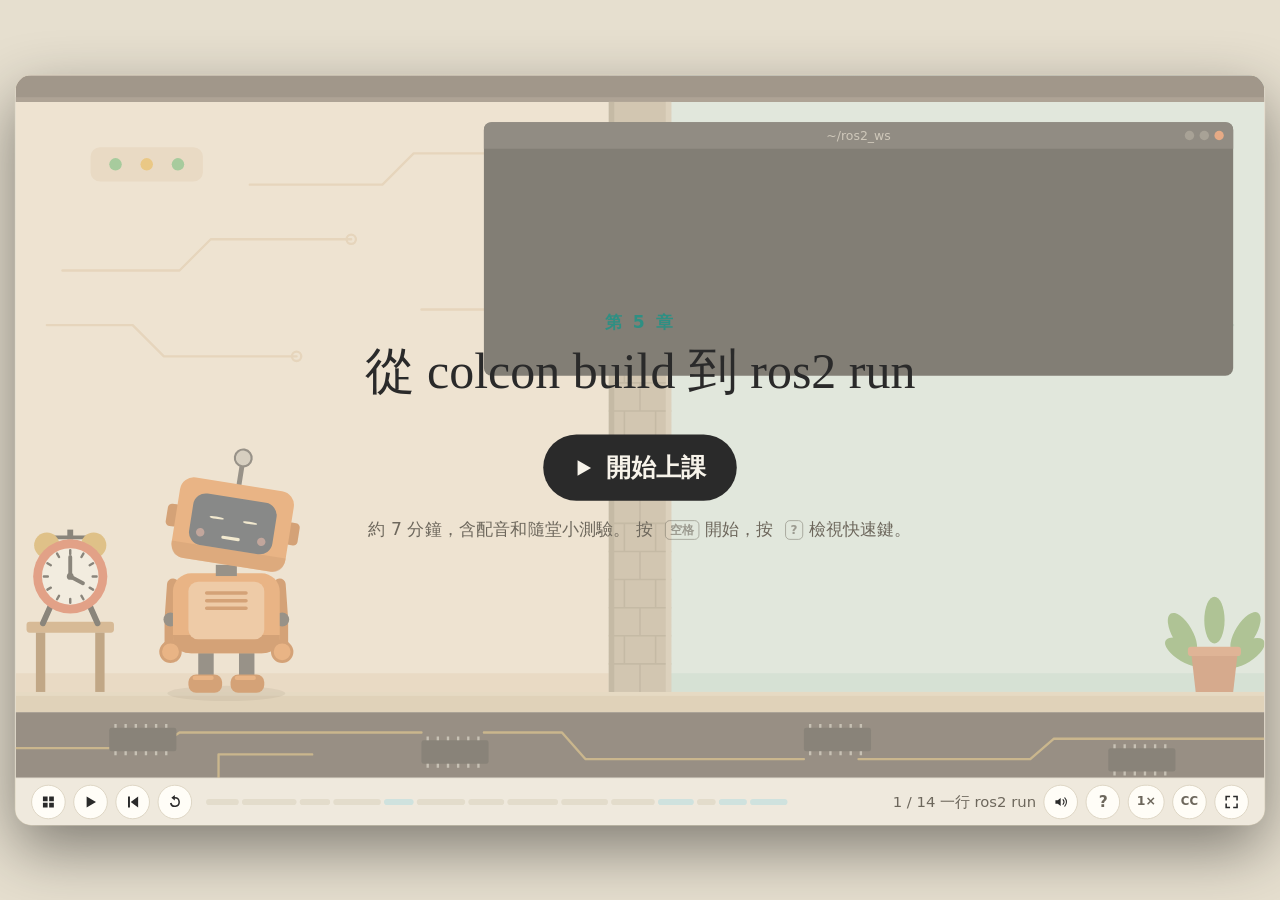
<file: docs/ch05/index.html>
<!doctype html>
<html lang="zh-TW">
<head>
<meta charset="utf-8">
<meta name="viewport" content="width=device-width, initial-scale=1">
<title>從 colcon build 到 ros2 run</title>
<link rel="stylesheet" href="../lib/engine.css">
<link rel="expect" href="#bar" blocking="render"><!-- hold the first frame until the player exists, so the page transition can run -->
</head>
<body>
<script src="../lib/engine.js"></script>
<script src="../lib/rooms.js"></script>
<script src="../lib/robots.js"></script>
<script src="../lib/screens.js"></script>
<script src="../lib/workshop.js"></script>
<script src="captured.js"></script>
<script src="audio/zh-TW/timings.js"></script>
<script src="captions.en.js"></script>
<script>
'use strict';
// Chapter 5, tier 2: from colcon build to ros2 run. open: talker's room from chapter 4, the terminal where we ran it;
// how did that one line find talker, and where does "Package not found" come from? Then a workshop and warehouses
// inside the computer: src is a workbench (package.xml the name card, setup.py the work order, the code folder a crate
// of parts); colcon build is a machine that turns them into finished goods on the install shelves (build/ a bin of
// offcuts, log/ a clipboard); console_scripts makes the machine stamp out a launcher box on lib/w04_pubsub, wired to
// talker.py's main; source pins the warehouse's address on a list board (AMENT_PREFIX_PATH); a small grey helper robot
// plays ros2 run: it carries the command card, reads the list, checks the package's name tag (the ament index marker),
// finds the launcher box and presses it, and talker wakes. The two error messages are its two misses; --symlink-install
// is the wire running back to the part on the bench.
const CHAPTER = { number: 5, title: '從 colcon build 到 ros2 run', minutes: 7, language: 'zh-TW', languages: ['en'] };   // English: captions.en.js and the cards (bi)

/* ---------- the real terminal output and the course's files (captured.js, generated from the real captures) ---------- */
const shortTs = line => line.replace(/\[\d+\.\d+\]/, '[…]');   // the page shortens the timestamp to […]
// A terminal wraps a long line at its width: the same text cut every `cols` characters, as the screen shows it
const wrapCols = (lines, cols) => lines.flatMap(l => { const out = []; for (let i = 0; i < Math.max(1, l.length); i += cols) out.push(l.slice(i, i + cols)); return out; });
const CMD = CAPTURED.runBeforeBuild[0];                                   // $ ros2 run w04_pubsub talker
const [, RUN, PKG, EXE] = CMD.match(/^\$ (ros2 run) (\S+) (\S+)$/);        // ros2 run, w04_pubsub, talker
const CMD2 = CAPTURED.runNoExec[0], EXE2 = CMD2.match(/ros2 run \S+ (\S+)$/)[1];   // the run with a name not in setup.py: talker2
const NOT_FOUND = CAPTURED.runBeforeSource[1], NO_EXEC = CAPTURED.runNoExec[1];
const SOURCE_CMD = CAPTURED.sourceCmd, SOURCE_LINE = SOURCE_CMD.replace(/^\$ /, '');
const PREFIX_BEFORE = CAPTURED.prefixBefore[1].split(':'), PREFIX_AFTER = CAPTURED.prefixAfter[1].split(':');
const WS_PREFIX = PREFIX_AFTER.find(x => !PREFIX_BEFORE.includes(x)), ROS_PREFIX = PREFIX_BEFORE[0];   // the workspace's install, /opt/ros/jazzy
const INSTALL_DIR = WS_PREFIX.match(/(install\/[^/]+)$/)[1];             // install/w04_pubsub
const WS_HOME = FILES.bashrc.match(/(~\/\S+?)\/install\/setup\.bash/)[1];   // ~/ros2_ws, where the course's .bashrc sources from
const inPrefix = cmd => cmd.match(/install\/[^/]+\/(\S+)$/)[1];
const LIB_DIR = inPrefix(CAPTURED.installLib[0]), MARK_DIR = inPrefix(CAPTURED.marker[0]);   // lib/w04_pubsub, share/ament_index/…/packages
const EGG_PATH = inPrefix(CAPTURED.eggLink[0]), EGG_DIR = EGG_PATH.replace(/\/[^/]+$/, ''), EGG_FILE = EGG_PATH.replace(/^.*\//, '');
const EXES = CAPTURED.installLib.slice(1), MARKER = CAPTURED.marker[1];  // listener, talker; the name tag w04_pubsub
const PKG_NAME = FILES['package.xml'].map(l => l.match(/<name>(.*)<\/name>/)).find(Boolean)[1];
const DEPENDS = FILES['package.xml'].map(l => l.match(/<exec_depend>(.*)<\/exec_depend>/)).filter(Boolean).map(r => r[1]);
// console_scripts: each line 'name = module:function'
const SETUP = FILES['setup.py'], ENTRY_A = SETUP.findIndex(l => l.includes('entry_points')), ENTRY_B = SETUP.findIndex((l, i) => i > ENTRY_A && /^\s*},/.test(l));
const ENTRY_LINES = SETUP.slice(ENTRY_A, ENTRY_B + 1);
const SCRIPTS = ENTRY_LINES.map(l => l.match(/'(\w+) = ([\w.]+):(\w+)'/)).filter(Boolean).map(([line, name, module, func]) => ({ line, name, module, func, file: module.split('.').pop() + '.py' }));
const TK_SCRIPT = SCRIPTS.find(s => s.name === EXE), LS_SCRIPT = SCRIPTS.find(s => s.name !== EXE);
const CS_LINES = ENTRY_LINES.slice(0, ENTRY_LINES.findIndex(l => l.includes(LS_SCRIPT.line)) + 1);   // entry_points down to listener's line
const TALKER_DEFS = FILES[TK_SCRIPT.file].map(l => l.match(/^\s*def (\w+)\(/)).filter(Boolean).map(r => r[1]);   // __init__, on_timer, main
const SETUP_DEFS = SETUP.map(l => l.match(/^\s*def (\w+)\(/)).filter(Boolean).map(r => r[1]);                    // none
// the code folder: the files the find listing shows under src/w04_pubsub/w04_pubsub/
const CODE_DIR = `src/${PKG}/${PKG}/`, CODE_FILES = CAPTURED.srcTree.filter(l => l.startsWith(CODE_DIR)).map(l => l.slice(CODE_DIR.length));
const COLCON_S = +CAPTURED.colcon.find(l => l.startsWith('Finished')).match(/\[([\d.]+)s\]/)[1];   // 0.64 s: the build itself
// talker's printed lines in the capture: their real rate, from the timestamps
const TALK_TS = CAPTURED.runTalker.map(l => l.match(/\[(\d+\.\d+)\]/)).filter(Boolean).map(r => +r[1]);
const TALK_RATE = (TALK_TS.length - 1) / (TALK_TS[TALK_TS.length - 1] - TALK_TS[0]);   // about 10 a second
// q2: the console_scripts line a new program would add, from talker's own line
const Q2_EXE = 'counter', Q2_LINE = ENTRY_LINES.find(l => l.includes(TK_SCRIPT.line)).replaceAll(EXE, Q2_EXE);
// setup.py's lines on screen in src: name, packages, data_files, entry_points (⋮ where lines are skipped)
const setupPick = keys => { const idx = keys.map(k => SETUP.findIndex(l => l.trim().startsWith(k))), out = []; idx.forEach((i, j) => { if (j && i > idx[j - 1] + 1) out.push('⋮'); out.push(SETUP[i]); }); return out; };
const SETUP_SHOW = setupPick(['name=', 'packages=', 'data_files=', 'entry_points=']);
const XML_SHOW = FILES['package.xml'].filter(l => /<name>|<exec_depend>/.test(l));

/* ---------- the world: one long hall, in world coordinates (shown through a camera) ---------- */
const FLOOR = ROOMS.floor;
const BENCH = { x: 40, w: 760, top: 560 }, CARD_X = 150, ORDER_X = 345, CRATE = { x: 612, w: 360 };
const MACH = { x: 880, w: 320, h: 330 }, BIN = { x: 1262, w: 100 }, CLIP = { x: 1312, y: 412 };
const WH = { x: 1400, w: 500, top: 330, levels: [470, 640, 752] };          // install/w04_pubsub
const TAG_AT = [1560, 345], BOX_X = { listener: 1493, talker: 1650 }, NEW_SLOT = 1807, EGG_AT = [1560, 752], BOX = { w: 140, h: 80, size: 26 };
const TK_SPOT = 2140, TK_S = .85;                                            // talker, asleep beside the warehouse, clear of the helper's card
const TERM_W = { x: 2100, y: 60, w: 600, rows: 4, size: 30 }, HOME_X = 2400, HELP_S = .78;
const BOARD = { x: 2040, y: 300, w: 720, size: 26, cardSize: 28 };          // its cards are read in wide shots: 28 px
const JZ = { x: 2800, w: 540, top: 300, levels: [470, 640] }, JZ_TAGS = [[2890, DEPENDS[0]], [3065, DEPENDS[1]], [3235, '…']];
// the helper presses a box with its L hand from the box's right, the card in its R hand; it stands so that hand meets the button
const PRESS_DX = (() => { const [, , , , hx] = robotArm(-1, ROBOT_POSE.pressL.L); return -hx * HELP_S; })();
const PRESS_X = BOX_X.talker + PRESS_DX, TAG_X = TAG_AT[0] + 120, JZ_X = 2990;
// views
const SHOP_WIDE = { x: 975, y: 450, z: .84 }, BENCH_VIEW = { x: 680, y: 420, z: 1.25 };
const SHELF_VIEW = { x: 1480, y: 540, z: 1.3 }, LINK_VIEW = { x: 1100, y: 520, z: .95 };   // entry's lib shelf; symlink's whole wire
const MID_VIEW = { x: 2080, y: 450, z: 1.15 }, TAG_VIEW = { x: 1730, y: 520, z: 1.55 }, DISTRICT = { x: 2370, y: 450, z: .82 };
const E2_VIEW = { x: 1990, y: 455, z: 1.1 };                                            // errors' second miss: the lib shelf, the helper, talker (the terminal's title bar in the frame)

/* ---------- small helpers (as in ch04) ---------- */
const clamp01 = q => Math.max(0, Math.min(1, q));
const popIn = (e, t, d = .45) => { put(e, { o: 0, s: .6 }); tw(e, { o: 1, s: 1 }, t, d, back); return e; };
const fadeIn = (e, t, d = .4) => { put(e, { o: 0 }); tw(e, { o: 1 }, t, d); return e; };
const lerpPt = ([ax, ay], [bx, by], q) => [ax + (bx - ax) * q, ay + (by - ay) * q];
function pill(p, main, sub, { x, y, bg, ink = '#fff', size = 28, point = 0, side = 'down', px = 0, line, font = UI } = {}) {
  const g = G(p, { x, y, o: 0 });
  ctx2d.font = `700 ${size}px ${font}`; const w1 = ctx2d.measureText(main).width;
  ctx2d.font = `500 ${size * .82}px ${font}`; const w2 = sub ? ctx2d.measureText(' ' + sub).width : 0;
  const w = w1 + w2 + size * 1.1, h = size * 1.55, k = side === 'up' ? -1 : 1, attrs = { fill: bg, stroke: line || 'none', 'stroke-width': 3 };
  const sx = side === 'right' ? -1 : 1;
  if (point) path(g, side === 'left' || side === 'right' ? `M${sx * (-w / 2 + 4)} ${px - 12}L${sx * (-w / 2 - point)} ${px}L${sx * (-w / 2 + 4)} ${px + 12}Z`
    : `M${px - 13} ${k * (h / 2 - 2)}L${px} ${k * (h / 2 + point)}L${px + 13} ${k * (h / 2 - 2)}Z`, attrs);
  mk('rect', { x: -w / 2, y: -h / 2, width: w, height: h, rx: h / 2, ...attrs }, g);
  if (point && line) path(g, side === 'left' || side === 'right' ? `M${sx * (-w / 2 + 5.5)} ${px - 10}V${px + 10}` : `M${px - 11} ${k * (h / 2 - 1.5)}H${px + 11}`, { stroke: bg, 'stroke-width': 4 });
  const t = put(mk('text', { 'font-size': size, 'font-weight': 700, 'font-family': font, fill: ink }, g), { x: -w / 2 + size * .55, y: size * .36 });
  t.textContent = main; t.style.whiteSpace = 'pre';
  if (sub) { const ts = mk('tspan', { 'font-size': size * .82, 'font-weight': 500 }, t); ts.textContent = ' ' + sub; }
  return Object.assign(g, { w });
}
// A curved arrow from a to b, bending towards c; arrow.drawAt(t0, dur) draws it on and shows its head on arrival.
function curveArrow(p, [ax, ay], [cx, cy], [bx, by], { color = ROOMS.ink, width = 5 } = {}) {
  const g = G(p), ang = Math.atan2(by - cy, bx - cx);
  const line = path(g, `M${ax} ${ay}Q${cx} ${cy} ${bx} ${by}`, { stroke: color, 'stroke-width': width }, { d: 0 });
  const head = path(g, `M${bx - 18 * Math.cos(ang - .5)} ${by - 18 * Math.sin(ang - .5)}L${bx} ${by}L${bx - 18 * Math.cos(ang + .5)} ${by - 18 * Math.sin(ang + .5)}`, { stroke: color, 'stroke-width': width }, { o: 0 });
  return Object.assign(g, { line, head, drawAt(t0, dur = .6) { draw(line, t0, dur); tw(head, { o: 1 }, t0 + dur - .1, .15); return g; } });
}
const crossOut = (p, x, y, r = 40) => put(path(p, `M${x - r} ${y - r}L${x + r} ${y + r}M${x + r} ${y - r}L${x - r} ${y + r}`, { stroke: '#e0503f', 'stroke-width': 10 }), { o: 0 });
function checkMark(p, x, y, r = 30) {
  const g = G(p, { x, y, o: 0 });
  mk('circle', { r, fill: '#3f8a4d', stroke: '#fffdf8', 'stroke-width': 4 }, g);
  path(g, `M${-r * .48} 0L${-r * .12} ${r * .38}L${r * .52} ${-r * .38}`, { stroke: '#fff', 'stroke-width': r * .2 });
  return g;
}
function stepTag(p, k, words, { x, y, color = ROOMS.ink, size = 32, side = 'right', o = 0 }) {
  const g = G(p, { x, y, o }), r = size * .95;
  const pl = pill(g, words, null, { x: 0, y: 0, bg: '#fffdf8', ink: ROOMS.ink, line: color, size });
  put(pl, { o: 1, x: (side === 'left' ? -1 : 1) * (pl.w / 2 + r * .7) });
  mk('circle', { r, fill: color, stroke: '#fffdf8', 'stroke-width': 4 }, g);
  T(g, String(k), { y: size * .36, size: size * 1.05, weight: 800, fill: '#fff', anchor: 'middle' });
  return Object.assign(g, { pill: pl });
}
// 「放慢」: a small badge in screen space while the picture runs slower than real time, with the factor when it is
// constant. spans [[t0, t1, factor or null]], t1 null: to the beat's end
function slowBadge(p, spans, { xr = 1584, y = 46, line } = {}) {
  spans.forEach(([t0, t1, k]) => {
    const b = pill(p, '放慢', k ? `${Math.round(k)} 倍` : null, { x: 0, y, bg: '#3d3833', ink: '#fff', size: 24, line });
    put(b, { x: xr - b.w / 2 }); tw(b, { o: .92 }, t0, .3); if (t1 != null) tw(b, { o: 0 }, t1, .3);
  });
}
// What a terminal shows at beat time t. steps [t0, n, typing]: from t0 the first n lines, and with typing line n being
// typed after its '$ ' prompt (a short pause first, then CPS characters a second). Pure: from t alone.
function termAt(term, lines, steps, D, { cps = 26 } = {}) {
  clockRun(t => {
    let n = 0, k = 0;
    for (const [t0, nn, typing] of steps) if (t >= t0) { n = nn; k = typing ? Math.min(lines[nn].length, 2 + Math.max(0, Math.floor((t - t0 - .35) * cps))) : 0; }
    term.show(n, k);
  }, D, { tail: true });
  return term;
}
const typeEnd = (t0, line, cps = 26) => t0 + .35 + (line.length - 2) / cps;   // when typing that line is done
// an outline drawn round a panel (o 0): a terminal or code panel lit
const outline = (p, e, color, pad = 4) => put(mk('rect', { x: e.x - pad, y: e.y - pad, width: e.w + 2 * pad, height: e.h + 2 * pad, rx: 13, fill: 'none', stroke: color, 'stroke-width': 6 }, p), { o: 0 });
// the command card the helper carries: 'ros2 run' on a dark strip, then the package and the executable it looks for
function cmdCard(p, line, { o = 0 } = {}) {
  const [, run, pkg, exe] = line.match(/^\$ (ros2 run) (\S+) (\S+)$/), g = G(p, { o }), fs = 23;
  const w = Math.max(shopTextW(pkg, fs, 700), shopTextW(exe, fs, 700)) + 34, h = 112;
  mk('rect', { x: -w / 2, y: -h / 2, width: w, height: h, rx: 10, fill: SHOP.paper, stroke: SHOP.ink, 'stroke-width': 3 }, g);
  path(g, `M${-w / 2 + 1.5} ${-h / 2 + 34}V${-h / 2 + 10}Q${-w / 2 + 1.5} ${-h / 2 + 1.5} ${-w / 2 + 10} ${-h / 2 + 1.5}H${w / 2 - 10}Q${w / 2 - 1.5} ${-h / 2 + 1.5} ${w / 2 - 1.5} ${-h / 2 + 10}V${-h / 2 + 34}Z`, { fill: SCREENS.term, stroke: 'none' });
  shopText(g, run, { x: 0, y: -h / 2 + 24, size: 18, weight: 700, fill: '#9fe3a0', anchor: 'middle' });
  // not found (step 1 or step 2): the line turns red behind its text, a red mark sits on the card's edge beside it
  const miss = y => {
    const m = G(g, { o: 0 });
    mk('rect', { x: -w / 2 + 8, y: y - fs * .92, width: w - 16, height: fs * 1.3, rx: 6, fill: '#e0503f', 'fill-opacity': .3 }, m);
    const b = G(m, { x: w / 2, y: y - fs * .3 });
    mk('circle', { r: 17, fill: '#e0503f', stroke: '#fffdf8', 'stroke-width': 3 }, b);
    path(b, 'M-7 -7L7 7M7 -7L-7 7', { stroke: '#fff', 'stroke-width': 4.5 });
    return m;
  };
  const row = (str, y, col) => {
    const hi = put(mk('rect', { x: -w / 2 + 8, y: y - fs * .92, width: w - 16, height: fs * 1.3, rx: 6, fill: col, 'fill-opacity': .28 }, g), { o: 0 });
    const ms = miss(y);
    shopText(g, str, { x: 0, y, size: fs, weight: 700, anchor: 'middle' });
    return [hi, ms];
  };
  const [hiPkg, missPkg] = row(pkg, -h / 2 + 62, ROOMS.violet), [hiExe, missExe] = row(exe, -h / 2 + 96, ROBOT.talker.body);
  return Object.assign(g, { hiPkg, hiExe, missPkg, missExe, pkg, exe, w, h });
}
// the helper's shrug with its card still held up: the free arm and the head do it
const SHRUG_UP = { L: ROBOT_POSE.shrug.L, R: ROBOT_POSE.raiseR.R, head: 9 };
// a card that follows a robot's hand at every beat time (pure: from the hand's position at t)
function holdCard(rb, card, D, hand = 'R') {
  clockRun(t => { const [hx, hy] = rb.handAt(t, hand); put(card, { x: hx + (hand === 'R' ? 1 : -1) * (card.w / 2 - 18), y: hy - card.h / 2 + 12 }); }, D, { tail: true });
}
// a dotted line between two points (o 0)
const dotted = (p, [ax, ay], [bx, by], color = ROOMS.violet) => put(path(p, `M${ax} ${ay}L${bx} ${by}`, { stroke: color, 'stroke-width': 6, 'stroke-dasharray': '1 13' }), { o: 0 });

/* ---------- the hall and everything in it ---------- */
// built: the build's products (machine, bin, log, warehouse and its goods); board: null, 'before' or 'after';
// term: the lines of the terminal in the hall (null: none); helper: the helper robot (hidden until a beat shows it);
// wire: the cables drawn, at opacity wire (0 hidden); egg: the site-packages shelf with the egg-link (only symlink
// talks about it). Shelf labels start hidden: a beat shows the one it names.
function shopWorld(w, D, { built = true, board = 'after', term = null, helper = false, talker = true, wire = 1, jazzy = true, egg = false } = {}) {
  const L = { hall: G(w), back: G(w), mid: G(w), wires: G(w), goods: G(w), cast: G(w), front: G(w), top: G(w) };   // the wires run behind the goods: into a box, through the egg-link
  shopHall(L.hall, { x0: -800, x1: 4200, zones: [[1370, 4200, SHOP.wallCool]] });
  const banner = shopSign(L.back, WS_HOME, { x: 190, y: 100, size: 34, hang: true });
  const srcSign = shopSign(L.back, 'src/', { x: 120, y: 250, size: 34, hang: true });   // under the workspace's name: the path reads down
  // the bench: src (one group, so it can step back)
  const bench = G(L.mid);
  shopBench(bench, BENCH);
  const mat = shopMat(bench, { x: BENCH.x + 12, w: BENCH.w - 24, y: BENCH.top, label: `${PKG}/` }); put(mat.tab, { x: ORDER_X - 90 });
  const card = shopNameCard(bench, { x: CARD_X, y: BENCH.top - 2, name: PKG_NAME, note: `用到 ${DEPENDS.join('、')}` });
  const order = shopOrder(bench, { x: ORDER_X, y: BENCH.top - 2, title: 'setup.py', rows: 7 });
  const partColor = f => f.startsWith(EXE) ? ROBOT.talker.body : f.startsWith(LS_SCRIPT.name) ? ROBOT.listener.body : '#a2a8ae';
  const crate = shopCrate(bench, { x: CRATE.x, y: BENCH.top - 2, w: CRATE.w, label: `${PKG}/`, parts: CODE_FILES.map(f => ({ name: f, color: partColor(f) })) });
  const partOf = f => crate.partAt(CODE_FILES.indexOf(f));
  // the machine: colcon build, its belts, its bin (build/) and clipboard (log/)
  const prod = G(L.mid, { o: built ? 1 : 0 });
  const beltIn = shopBelt(prod, [BENCH.x + BENCH.w - 6, BENCH.top - 12], [MACH.x + 26, FLOOR - MACH.h - 64]);
  const machine = shopMachine(prod, { ...MACH, label: 'colcon build' });
  const beltOut = shopBelt(prod, [machine.chute[0] - 6, machine.chute[1] + 12], [WH.x - 10, machine.chute[1] + 12]);
  const bin = shopBin(prod, { ...BIN, label: 'build/' }), clip = shopClip(prod, { ...CLIP, label: 'log/' });
  put(bin.scraps, { o: built ? 1 : 0 }); put(clip.sheet, { o: built ? 1 : 0 });
  // the warehouse: install/w04_pubsub, its shelves and goods
  const wh = shopShelves(L.mid, { x: WH.x, w: WH.w, top: WH.top, sign: INSTALL_DIR, labels: false, levels: [{ y: WH.levels[0], label: MARK_DIR }, { y: WH.levels[1], label: LIB_DIR, align: 'start' }, { y: WH.levels[2], label: EGG_DIR }] });   // lib's path at the left: clear of the helper, who stands at the right
  put(wh, { o: built ? 1 : 0 }); put(wh.level(2).g, { o: egg ? 1 : 0 });
  const tag = shopTag(L.goods, { x: TAG_AT[0], y: TAG_AT[1], name: MARKER, note: `${FILES.marker.bytes} bytes`, size: 28, o: built ? 1 : 0 });
  const boxes = Object.fromEntries(EXES.map(n => { const C = ROBOT[n === EXE ? 'talker' : 'listener']; return [n, shopBox(L.goods, { x: BOX_X[n === EXE ? 'talker' : 'listener'], y: WH.levels[1], name: n, color: C.body, dark: C.dark, light: C.light, ...BOX, o: built ? 1 : 0 })]; }));
  const eggC = G(L.goods, { x: EGG_AT[0], y: EGG_AT[1], o: built && egg ? 1 : 0 });
  { const ew = shopTextW(EGG_FILE, 22) + 28; mk('rect', { x: -ew / 2, y: -44, width: ew, height: 44, rx: 5, fill: SHOP.paper, stroke: SHOP.steelDk, 'stroke-width': 3 }, eggC); shopText(eggC, EGG_FILE, { x: 0, y: -14, size: 22, anchor: 'middle' }); eggC.w = ew; }
  // the wires from each launcher box to its function's part on the bench: through the egg-link, build/ and the floor
  const wirePts = (exe, dy) => {
    const b = boxes[exe], s = partOf(SCRIPTS.find(q => q.name === exe).file).socket, down = exe === EXE ? b.button[0] + 52 : WH.x + 22;
    // into build/ over the bin's lip and down past the left of its label; at the crate, talker's enters its card below its
    // name, listener's runs in the gap above talker.py's name to the card behind (no label under a cable)
    const last = exe === EXE ? [[CRATE.x + CRATE.w / 2 + 4, s[1] + 16], [s[0] + 50, s[1] + 8], s] : [[CRATE.x + CRATE.w / 2 + 4 + dy, s[1] - 2], [s[0] + 60, s[1]], s];
    return [[b.button[0] + (exe === EXE ? 30 : -50), WH.levels[1] - 18], [down, WH.levels[1] + 30], [down - (exe === EXE ? 30 : 0), EGG_AT[1] - 24], [EGG_AT[0] - 110, EGG_AT[1] - 8 + dy],
      [BIN.x + BIN.w / 2 + dy, FLOOR - 94], [BIN.x - 8 + dy * .3, FLOOR - 92], [BIN.x - 40, FLOOR - 14 + dy * .3], [MACH.x + 120, FLOOR - 10 + dy * .3], [BENCH.x + BENCH.w + 4 + dy, FLOOR - 60], [BENCH.x + BENCH.w + 2 + dy, BENCH.top - 40], ...last];
  };
  const wires = { [EXE]: shopWire(L.wires, wirePts(EXE, 0), { color: '#3a3633', width: 5 }), [LS_SCRIPT.name]: shopWire(L.wires, wirePts(LS_SCRIPT.name, -12), { color: '#3a3633', width: 5 }) };
  Object.values(wires).forEach(wi => { put(wi.line, { d: wire ? 1 : 0 }); put(wi, { o: wire || 1 }); });
  // the district: talker, the terminal, the board, /opt/ros/jazzy
  const tk = talker ? robot(L.cast, 'talker', { x: TK_SPOT, y: FLOOR, s: TK_S }).eyes(0, -.4, .2).live(D) : null;
  const tm = term ? termPanel(L.back, term, { ...TERM_W, title: WS_HOME }) : null;
  const bd = shopBoard(L.back, { ...BOARD, title: 'AMENT_PREFIX_PATH', rows: 2, o: board ? 1 : 0 });
  const cards = { ws: bd.card(WS_PREFIX, PREFIX_AFTER.indexOf(WS_PREFIX)), ros: bd.card(ROS_PREFIX, 0) };
  put(cards.ros, { o: 1, y: bd.slotAt(board === 'after' ? PREFIX_AFTER.indexOf(ROS_PREFIX) : 0)[1] });
  put(cards.ws, { o: board === 'after' ? 1 : 0 });
  const jz = jazzy ? G(L.mid) : null, jzTags = [];
  if (jazzy) {
    shopShelves(jz, { x: JZ.x, w: JZ.w, top: JZ.top, sign: ROS_PREFIX, tint: SHOP.steel, dark: SHOP.steelDk, light: SHOP.steelLt, labels: false, levels: [{ y: JZ.levels[0], label: MARK_DIR }, { y: JZ.levels[1], label: 'lib' }] });
    JZ_TAGS.forEach(([x, n]) => jzTags.push(shopTag(jz, { x, y: TAG_AT[1], name: n, size: 28, color: SHOP.steelDk })));
    for (let k = 0; k < 4; k++) shopBox(jz, { x: JZ.x + 80 + k * 128, y: JZ.levels[1], name: '', color: SHOP.steelLt, dark: SHOP.steelDk, light: '#dfe4e8', w: 100, h: 60 });
  }
  const hp = helper ? robot(L.cast, 'helper', { x: HOME_X, y: FLOOR, s: HELP_S, pose: 'holdR', o: 0 }).live(D) : null;
  const goods = [tag, ...Object.values(boxes)];   // what the warehouse holds that every beat may show
  return { L, banner, srcSign, bench, mat, card, order, crate, partOf, prod, beltIn, machine, beltOut, bin, clip, wh, tag, boxes, goods, egg: eggC, wires, tk, tm, bd, cards, jz, jzTags, hp };
}
// step parts back (o .35 by default) at t0 over .4 s, or bring them forward: what the narration is not talking about
const dim = (list, t0, o = .35, d = .4) => list.forEach(e => e && tw(e, { o }, t0, d));
// the empty place on the lib shelf where a new program's box would stand (drawn around its foot, o given)
function newSlot(W, o = 0) {
  const g = G(W.L.goods, { x: NEW_SLOT, y: WH.levels[1], o });
  mk('rect', { x: -BOX.w / 2, y: -BOX.h, width: BOX.w, height: BOX.h, rx: 4, fill: 'none', stroke: SHOP.steelDk, 'stroke-width': 4, 'stroke-dasharray': '10 8' }, g);
  T(g, '?', { x: 0, y: -BOX.h / 2 + 16, size: 46, weight: 800, fill: SHOP.steelDk, anchor: 'middle' });
  return g;
}
// the slot of the board a card sits in: its y
const slotY = (W, i) => W.bd.slotAt(i)[1];

/* ---------- beats: [id, title, run(m, D), extra] ---------- */
const BEATS = [
  ['open', '一行 ros2 run', (m, D) => {
    const p = panel(0), set = G(p); rooms(set);
    // talker, asleep in its room until the line runs; the terminal we ran it in
    const tWake = 2.75, tOut = 3.15, SHOWN = 2;   // printed lines a second on screen (the real run: about TALK_RATE)
    const tk = robot(p, 'talker', { x: 270, y: FLOOR, s: .9 }).live(D).sleep(-1, tWake).hop(tWake, 16).flash(tWake + .1).face(tWake + .1, 'happy').face(tWake + 1.4, 'smile').eyes(tWake + .3, .8, -.3);
    const lines = [CMD, ...CAPTURED.runTalker.slice(1).map(shortTs)], nOut = lines.length - 1;
    const term = termPanel(p, lines, { x: 600, y: 60, w: 960, rows: 7, size: 26, title: WS_HOME });
    termAt(term, lines, [[.3, 0, true], [tWake - .15, 1], ...[...Array(nOut)].map((_, i) => [tOut + i / SHOWN, 2 + i])], D);
    for (let i = 0; i < nOut; i++) tk.flash(tOut + i / SHOWN);
    const tEnd = tOut + nOut / SHOWN;
    slowBadge(p, [[tOut - .2, tEnd + .2, TALK_RATE / SHOWN]], { xr: 1584, y: 852 });
    // this one line (這一行指令): it lifts out as a card; how did it find talker (是怎麼找到 talker)? an arrow and a ?
    const card = cmdCard(p, CMD); put(card, { x: 1080, y: 500 }); popIn(card, m('cmd'));
    tw(card.hiPkg, { o: 1 }, m('cmd', .6), .3); tw(card.hiExe, { o: 1 }, m('cmd', .8), .3);
    const [bx, by] = tk.bulb(), arc = curveArrow(p, [1080 - card.w / 2 - 10, 500], [700, 330], [bx + 30, by - 10], { color: ROOMS.yellowDk, width: 6 });
    arc.drawAt(m('how', .2), .9);
    const ask = robotSay(p, '?', { x: 470, y: 330, to: [520, 412], size: 48, o: 0 }); popIn(ask, m('how', 1.1));
    tk.eyes(m('how', .6), 1, -.2).to(m('how', .8), 'tiltR', .5);
    // and Package not found (找不到 package), where it comes from
    const err = termPanel(p, CAPTURED.runBeforeBuild, { x: 600, y: 600, w: 960, rows: 2, size: 26, title: WS_HOME, o: 0 });
    err.show(2); fadeIn(err, m('err', -.2), .4);
    tw(err.bar(1), { o: 1 }, m('err', .6), .3); put(err.bar(1), { 'c_fill': '#e0503f' });
    const nf = pill(p, '找不到 package', null, { x: 1360, y: 570, bg: '#fffdf8', ink: ROOMS.ink, line: '#e0503f', size: 26, point: 12, px: -90 });
    popIn(nf, m('err', 1.6));
    pulse(ask, m('err', 5.2), 1.15);
  }, { lead: false }],

  ['src', 'src 和 package', (m, D) => {
    const p = panel(0), cam = camera(p, D, SHOP_WIDE), w = cam.world, W = shopWorld(w, D, { built: false, board: null, talker: false, wire: false, jazzy: false });
    put(W.prod, { o: 0 });
    // the workspace (工作空間): its name over the hall, nothing in it but the bench
    tw(W.banner.glow, { o: 1 }, .3, .4); tw(W.banner.glow, { o: 0 }, m('src', -.3), .4);
    const ls = termPanel(p, CAPTURED.lsBefore, { x: 1150, y: 150, w: 380, rows: 2, size: 28, title: WS_HOME, o: 0 });
    termAt(ls, CAPTURED.lsBefore, [[m('ws', -.5), 0, true], [m('ws', .6), 2]], D);
    fadeIn(ls, m('ws', -.6), .3);
    // only one folder (只有一個資料夾), called src: the bench's sign lights
    tw(W.srcSign.glow, { o: 1 }, m('src'), .4); tw(ls.bar(1), { o: 1 }, m('src'), .3);
    pulse(W.crate, m('src', 1.9), 1.06);   // your programs all go here (你寫的程式都放在這裡)
    // a package, a folder (每個 package 一個資料夾): in on the bench; the real listing; its folder, the mat, w04_pubsub/
    cam.to(BENCH_VIEW, m('pkg', -.6), 1.6, soft); tw(W.srcSign.glow, { o: 0 }, m('pkg', -.6), .4);
    tw(ls, { o: 0 }, m('pkg', -.6), .4);
    const TREE = wrapCols(CAPTURED.srcTree, 44);   // the find command is wider than the window: it wraps, as a terminal does
    const find = termPanel(p, TREE, { x: 960, y: 30, w: 620, rows: TREE.length, size: 22, title: WS_HOME, o: 0 });
    find.show(TREE.length); fadeIn(find, m('pkg', .2), .4);
    const row = str => TREE.findIndex(l => l === `src/${PKG}/${str}`);
    const lit = (r, t0, t1) => { tw(find.bar(r), { o: 1 }, t0, .3); if (t1) tw(find.bar(r), { o: 0 }, t1, .3); };
    lit(TREE.indexOf(`src/${PKG}`), m('pkg', .6), m('xml', -.2));   // the package's folder (looked up by its text: the command above wraps)
    pulse(W.mat.tab, m('pkg', .8), 1.15);
    // three things matter most (三樣東西最重要): a number pops over each, one after another
    const three = [[CARD_X, 448], [ORDER_X, 300], [CRATE.x + 150, 268]].map(([x, y], i) => {
      const g = G(W.L.top, { x, y, o: 0 }); mk('circle', { r: 24, fill: ROOMS.ink, stroke: '#fffdf8', 'stroke-width': 4 }, g);
      T(g, String(i + 1), { y: 10, size: 28, weight: 800, fill: '#fff', anchor: 'middle' }); popIn(g, m('pkg', 3.6 + .45 * i)); tw(g, { o: 0 }, m('xml', -.4), .3); return g;
    });
    // three things (三樣東西): package.xml, its name and what it uses (名字，和它用到哪些 package)
    const label = (e, str, x, y) => { const pl = pill(W.L.top, str, null, { x, y, bg: SCREENS.slate, ink: '#e8e4da', size: 24, font: SHOP.mono, point: 12 }); return pl; };
    const xmlL = label(W.card, 'package.xml', CARD_X, 428); popIn(xmlL, m('xml'));
    pulse(W.card, m('xml', .2), 1.12); lit(row('package.xml'), m('xml'), m('setup', -.2));
    const xml = codePanel(p, XML_SHOW, { x: 960, y: 490, w: 620, size: 22, title: 'package.xml', tint: '#e0762f', o: 0 });
    fadeIn(xml, m('xml', .4), .4); tw(xml, { o: 0 }, m('setup', -.4), .3);
    tw(xml.box(0, PKG_NAME), { o: 1 }, m('xml', 4.5), .3);   // as 名字 is said (the voice: xml+4.8)
    pulse(W.card, m('xml', 4.6), 1.1); pulse(W.card, m('xml', 6.6), 1.06);   // the card on the bench says the same: its name, what it uses
    tw(xml.row(0).bar, { o: 1 }, m('xml', 1.6), .3); tw(xml.row(0).bar, { o: 0 }, m('xml', 6), .3);   // the lines as they are read: the name, then
    [1, 2].forEach(i => { tw(xml.row(i).bar, { o: 1 }, m('xml', 6.1), .3); tw(xml.row(i).bar, { o: 0 }, m('setup', -.5), .3); });   // what it uses
    [1, 2].forEach(i => tw(xml.box(i, DEPENDS[i - 1]), { o: 1 }, m('xml', 6.4 + .3 * i), .3));   // 用到哪些 package (xml+6.4 to 8.4)
    // setup.py: how this package is installed (怎麼安裝)
    const setL = label(W.order, 'setup.py', ORDER_X, 282); popIn(setL, m('setup'));
    pulse(W.order, m('setup', .2), 1.1); lit(row('setup.py'), m('setup'), m('code', -.2));
    const setup = codePanel(p, SETUP_SHOW, { x: 960, y: 490, w: 620, size: 22, title: 'setup.py', tint: SHOP.wood, o: 0 });
    fadeIn(setup, m('setup', .4), .4); tw(setup, { o: 0 }, m('code', -.4), .3);
    SETUP_SHOW.forEach((l, i) => { if (l.trim() === '⋮') return; const t0 = m('setup', 1.3 + .75 * i); tw(setup.row(i).bar, { o: 1 }, t0, .25); tw(setup.row(i).bar, { o: 0 }, t0 + .9, .3); });   // how it is installed: line by line
    // a folder with the package's own name (同名的資料夾), the programs in it (talker.py 這些程式)
    pulse(W.crate, m('code', .3), 1.08);
    CODE_FILES.forEach((f, i) => lit(row(`${PKG}/${f}`), m('code', 2.6 + .25 * i)));
    lit(row(PKG), m('code', .4));
    const same = pill(W.L.top, '和 package 同名', null, { x: CRATE.x, y: 612, bg: '#fffdf8', ink: ROOMS.ink, line: ROOMS.ink, size: 24, point: 12, side: 'up' });
    popIn(same, m('code', 1.4));
    tw(W.crate.partAt(CODE_FILES.indexOf(TK_SCRIPT.file)).card, { y: -10 }, m('code', 4.4), .3, back);
  }, { lead: false }],

  ['build', 'colcon build', (m, D) => {
    const p = panel(0), cam = camera(p, D, { x: 975, y: 430, z: .76 }), w = cam.world, W = shopWorld(w, D, { built: false, board: null, talker: false, wire: 0, jazzy: false });
    // at the top of the workspace (在工作空間的最上層): the camera settles on the hall while its name lights
    cam.to(SHOP_WIDE, 0, m('colcon', -.6), soft);
    tw(W.banner.glow, { o: 1 }, .6, .4); tw(W.banner.glow, { o: 0 }, m('colcon', -.2), .4);
    // colcon build: the machine arrives as it is named
    put(W.prod, { o: 1 }); [W.machine, W.beltIn, W.beltOut].forEach(e => fadeIn(e, m('colcon', -1.4), .5));   // drawn in world coordinates: faded, not scaled
    put(W.bin, { o: 0 }); put(W.clip, { o: 0 });
    const term = termPanel(p, CAPTURED.colcon, { x: 330, y: 24, w: 930, rows: 5, size: 24, title: WS_HOME, o: 0 });
    fadeIn(term, m('colcon', -1.6), .4);
    const t0 = m('colcon', -.4), tRun = typeEnd(t0, CAPTURED.colcon[0], 70) + .15, RUN_S = 1.3, tDone = tRun + RUN_S;
    termAt(term, CAPTURED.colcon, [[t0, 0, true], [tRun, 2], [tDone - .05, 3], [tDone + .1, 5]], D, { cps: 70 });
    slowBadge(p, [[tRun - .1, tDone + 1.6, RUN_S / COLCON_S]], { xr: 1584, y: 852 });
    // the bench's things ride up into the hopper; the gears turn; out come the offcuts, the log, the goods
    const chips = [['#fffdf6', '#e0762f'], [SHOP.paper, SHOP.woodDk], [SHOP.wood, SHOP.woodDk]].map(([f, s]) => put(mk('rect', { x: -18, y: -13, width: 36, height: 26, rx: 5, fill: f, stroke: s, 'stroke-width': 3 }, W.L.top), { o: 0 }));
    const A = [BENCH.x + BENCH.w - 10, BENCH.top - 26], B = W.machine.hopper;
    const goods = [[W.tag, TAG_AT], [W.boxes[EXES[0]], [BOX_X.listener, WH.levels[1]]], [W.boxes[EXES[1]], [BOX_X.talker, WH.levels[1]]]];
    const chute = W.machine.chute, land = i => tRun + .4 + i * .3;   // each good leaves the chute at land(i) and flies .75 s, one at a time
    goods.forEach(([e], i) => { put(e, { o: 0 }); tw(e, { o: 1 }, land(i), .12); });   // the opacity is the tweens' (so a good can step back later)
    clockRun(t => {
      const run = t >= tRun && t < tDone, q = Math.max(0, Math.min(t, tDone) - tRun) * 1.6;
      W.machine.run(q, run ? 1 : 0); W.beltIn.move(q * 60); W.beltOut.move(q * 60);
      chips.forEach((c, i) => { const u = (t - (tRun - .5 + i * .18)) / .55; if (u < 0 || u > 1) return put(c, { o: 0, x: 0, y: 0 }); const [x, y] = lerpPt(A, B, u); put(c, { o: 1, x, y: y - 12 }); });
      goods.forEach(([e, to], i) => {
        const u = clamp01((t - land(i)) / .75);
        if (u <= 0 || u >= 1) return put(e, { x: to[0], y: to[1] });
        const [x, y] = lerpPt(chute, to, io(u)); put(e, { x, y: y - (i ? 110 : 70) * Math.sin(Math.PI * u) });   // the name tag on a low arc: it hangs under the warehouse's sign
      });
    }, D, { tail: true });
    fadeIn(W.wh, tRun + .3, .5); fadeIn(W.bin, tRun + .35, .4); popIn(W.clip, tRun + .45, .4);
    tw(W.bin.scraps, { o: 1 }, tRun + .7, .3); tw(W.clip.sheet, { o: 1 }, tRun + .9, .3);
    // three new folders beside src (旁邊多了三個資料夾): the real ls
    const ls = termPanel(p, CAPTURED.lsAfter, { x: 1280, y: 24, w: 290, rows: 5, size: 26, title: WS_HOME, o: 0 });
    termAt(ls, CAPTURED.lsAfter, [[m('three', -.4), 0, true], [m('three', .4), 5]], D);
    fadeIn(ls, m('three', -.5), .3);
    const lsRow = n => CAPTURED.lsAfter.indexOf(n);
    const name = (str, sub, x, y, t, color, side = 'down') => { const pl = pill(W.L.top, str, sub, { x, y, bg: color, size: 28, point: 14, side, font: SHOP.mono }); popIn(pl, t); return pl; };
    // build: the intermediate files (中間檔); log: the records (紀錄); install: the finished goods (成品)
    // as each is named, the others step back: first the bench and the machine, done with
    const whAll = [W.wh, ...W.goods];
    dim([W.bench, W.machine, W.beltIn, W.beltOut], m('three', .4), .45);
    const bL = name('build/', '中間檔', BIN.x + BIN.w / 2, 640 - 40, m('b'), SHOP.steelDk);
    tw(ls.bar(lsRow('build')), { o: 1 }, m('b'), .3); dim([W.clip, ...whAll], m('b', -.2), .4);
    const lL = name('log/', '紀錄', CLIP.x, CLIP.y - 52, m('l'), SHOP.woodDk);
    tw(ls.bar(lsRow('log')), { o: 1 }, m('l'), .3); pulse(W.clip, m('l', .2), 1.12); dim([W.clip], m('l', -.2), 1); dim([W.bin, bL], m('l', -.2), .4);
    tw(ls.bar(lsRow('build')), { o: 0 }, m('l', -.2), .3); tw(ls.bar(lsRow('log')), { o: 0 }, m('i', -.2), .3);   // the listing's lit line follows the folder named
    const iL = pill(W.L.top, 'install/', '成品', { x: 0, y: WH.top - 33, bg: '#3f8a4d', size: 28, point: 14, side: 'right', font: SHOP.mono });
    put(iL, { x: WH.x + WH.w / 2 - W.wh.sign.w / 2 - 30 - iL.w / 2 }); popIn(iL, m('i'));   // left of the sign, as the next label will be
    tw(ls.bar(lsRow('install')), { o: 1 }, m('i'), .3); tw(W.wh.sign.glow, { o: 1 }, m('i'), .4);
    dim(whAll, m('i', -.2), 1); dim([W.clip, lL], m('i', -.2), .4);
    // ros2 run looks only in install (只看 install): the others step back
    [W.bin, W.clip, bL, lL].forEach(e => tw(e, { o: .3 }, m('only', .2), .5));
    [ls.bar(lsRow('build')), ls.bar(lsRow('log'))].forEach(e => tw(e, { o: 0 }, m('only'), .3));
    const only = pill(W.L.top, `${RUN} 只看 install`, null, { x: 0, y: WH.top - 33, bg: ROOMS.yellow, ink: ROOMS.ink, size: 30, font: UI, point: 14, side: 'right' });
    put(only, { x: WH.x + WH.w / 2 - W.wh.sign.w / 2 - 30 - only.w / 2 });
    tw(iL, { o: 0 }, m('only'), .3); popIn(only, m('only', .3));
    cam.to({ x: 1210, y: 470, z: .98 }, m('only', .4), D - m('only', .4), soft);   // towards the only place ros2 run looks
  }, { lead: false }],

  ['entry', 'console_scripts', (m, D) => {
    const p = panel(0), cam = camera(p, D, SHOP_WIDE), w = cam.world, W = shopWorld(w, D, { board: null, talker: false, wire: 0, jazzy: false });
    dim([W.bin, W.clip], -1, .3, 0); put(W.banner, { o: 0 });   // not talked about here (the code panel lies over the name)
    // what is in the goods? setup.py, its console_scripts
    tw(W.wh.sign.glow, { o: 1 }, .3, .4); tw(W.wh.sign.glow, { o: 0 }, m('cs', -1), .4);
    const code = codePanel(p, CS_LINES, { x: 30, y: 24, w: 760, size: 24, title: 'setup.py', tint: SHOP.wood, o: 0 });
    fadeIn(code, m('cs', -2.4), .4); pulse(W.order, m('cs', -2.4), 1.1);
    const csRow = CS_LINES.findIndex(l => l.includes('console_scripts')), tkRow = CS_LINES.findIndex(l => l.includes(TK_SCRIPT.line)), lsRowI = CS_LINES.findIndex(l => l.includes(LS_SCRIPT.line));
    tw(code.box(csRow, 'console_scripts'), { o: 1 }, m('cs'), .3);
    tw(W.order.row(5), { o: 1 }, m('cs'), .3);
    // talker's line: the executable's name talker, then talker.py (w04_pubsub.talker), then main
    tw(code.row(tkRow).bar, { o: 1 }, m('line'), .3);
    const bName = code.box(tkRow, EXE), bMod = code.box(tkRow, TK_SCRIPT.module), bFn = code.box(tkRow, TK_SCRIPT.func);
    // each part lights as the voice says it: talker (line+2.2), talker.py (line+5.8), main (line+8.7)
    tw(bName, { o: 1 }, m('line', 1.4), .3); tw(bMod, { o: 1 }, m('line', 5.6), .3); tw(bFn, { o: 1 }, m('line', 8.4), .3);
    pulse(W.boxes[EXE], m('line', 2.6), 1.12);   // 名字叫 talker 的執行檔: the box of that name on the shelf
    const rowY = code.row(tkRow).y + 26, x0 = code.x + 18;
    const at = s => x0 + screensWidth(CS_LINES[tkRow].slice(4, CS_LINES[tkRow].indexOf(s)), code.size) + screensWidth(s, code.size) / 2;
    const under = (str, x, t) => { const pl = pill(p, str, null, { x, y: code.y + code.h + 28, bg: ROOMS.yellow, ink: ROOMS.ink, size: 24, point: 12, side: 'up', px: 0 }); put(pl, { x }); popIn(pl, t); return pl; };
    const unders = [under('執行檔的名字', at(EXE), m('line', 1.6)), under(TK_SCRIPT.file, at(TK_SCRIPT.module), m('line', 5.8)), under('函式', at(TK_SCRIPT.func), m('line', 8.6))];
    unders.forEach(e => tw(e, { o: 0 }, m('lis', -.3), .3));
    const plugT = W.partOf(TK_SCRIPT.file).plug; popIn(plugT, m('line', 8.6)); pulse(W.partOf(TK_SCRIPT.file).card, m('line', 6), 1.1);
    // colcon build makes, from this line, a small program called talker in install (做出一支叫 talker 的小程式): in on the
    // lib shelf, its name readable; the machine stamps the box out again
    const tMake = m('make', .3);
    cam.to(SHELF_VIEW, m('make', -.4), 1.4);
    const libL = W.wh.level(1).label; tw(libL, { o: 1 }, m('make', 1.2), .4); tw(libL, { o: 0 }, m('run', -.8), .4);
    dim([W.bench], m('make', -.4), .45); dim([W.bench], m('run', -.8), 1);
    clockRun(t => { const u = t - tMake, on = u >= 0 && u < 1.2; W.machine.run(Math.max(0, Math.min(u, 1.2)) * 1.6, on ? 1 : 0); W.beltOut.move(Math.max(0, Math.min(u, 1.2)) * 90); }, D, { tail: true });
    const boxT = W.boxes[EXE], [bx, by] = [BOX_X.talker, WH.levels[1]], C = ROBOT.talker;
    const ghost = shopBox(W.L.top, { x: bx, y: by, name: EXE, color: C.body, dark: C.dark, light: C.light, ...BOX, o: 0 });   // the same box, stamped out again
    clockRun(t => { const u = (t - tMake - .5) / .8; if (u < 0 || u >= 1) return put(ghost, { o: 0, x: bx, y: by }); const [x, y] = lerpPt(W.machine.chute, [bx, by], io(u)); put(ghost, { o: .85, x, y: y - 110 * Math.sin(Math.PI * u) }); }, D, { tail: true });
    pulse(boxT, tMake + 1.3, 1.15);
    // the real ls: in the close shot at the bottom left, over the machine's foot (not talked about), its last line above
    // the captions' band (y 726 down); as the camera pulls out it moves to the top right, over the wall above the warehouse
    const lsI = termPanel(p, CAPTURED.installLib, { x: 30, y: 596, w: 600, rows: 3, size: 24, title: WS_HOME, o: 0 });
    lsI.show(3); fadeIn(lsI, m('make', 3), .4); tw(lsI.bar(1 + EXES.indexOf(EXE)), { o: 1 }, m('make', 4.4), .3);
    tw(lsI, { x: 850, y: -572 }, m('run', -1.2), 1.4);
    dim([W.machine, W.beltIn, W.beltOut], m('make', 2.8), .1); dim([W.machine, W.beltIn, W.beltOut], m('run', -1.2), 1);   // under the ls in the close shot; back in the wide one
    const exeL = pill(W.L.top, `執行檔 ${EXE}`, null, { x: BOX_X.talker, y: WH.levels[1] - BOX.h - 46, bg: ROBOT.talker.body, size: 28, point: 14 });
    popIn(exeL, m('make', 2.2));   // over the box, its pointer on the lid: inside the frame in the close shot and the wide one
    // running it runs talker's main (執行它，就是執行 talker 的 main): out again to see its wire all the way to main, a spark
    // from the pressed box along it to main
    cam.to(SHOP_WIDE, m('run', -1.2), 1.4);
    const wT = W.wires[EXE]; draw(wT.line, m('run', -.8), 1.1);
    const tPress = m('run', .6), tSpark = tPress + .3, SPARK = 1.3;
    clockRun(t => { boxT.press(t >= tPress && t < tPress + .4 ? 1 : 0); const u = (t - tSpark) / SPARK; if (u < 0 || u > 1) return put(wT.spark, { o: 0, x: 0, y: 0 }); const [x, y] = wT.at(u); put(wT.spark, { o: 1, x, y }); }, D, { tail: true });
    pulse(W.partOf(TK_SCRIPT.file).card, tSpark + SPARK, 1.15);
    tw(exeL, { o: 0 }, m('lis', -.2), .3);
    // listener, the same, with its own line (有自己的一行): its wire, and its box runs its main the same way
    tw(code.row(tkRow).bar, { o: 0 }, m('lis'), .3); [bName, bMod, bFn].forEach(e => tw(e, { o: 0 }, m('lis'), .3));
    tw(code.row(lsRowI).bar, { o: 1 }, m('lis'), .3); tw(lsI.bar(1 + EXES.indexOf(LS_SCRIPT.name)), { o: 1 }, m('lis'), .3);
    const wL = W.wires[LS_SCRIPT.name]; draw(wL.line, m('lis', .4), 1.1);
    popIn(W.partOf(LS_SCRIPT.file).plug, m('lis', .2)); pulse(W.boxes[LS_SCRIPT.name], m('lis', .2), 1.12);
    const tPressL = m('lis', 1.8), tSparkL = tPressL + .3;
    clockRun(t => { W.boxes[LS_SCRIPT.name].press(t >= tPressL && t < tPressL + .4 ? 1 : 0); const u = (t - tSparkL) / SPARK; if (u < 0 || u > 1) return put(wL.spark, { o: 0, x: 0, y: 0 }); const [x, y] = wL.at(u); put(wL.spark, { o: 1, x, y }); }, D, { tail: true });
    pulse(W.partOf(LS_SCRIPT.file).card, tSparkL + SPARK, 1.15);
    // the stamping-out again and each run are drawn far slower than they take
    slowBadge(p, [[tMake - .1, tMake + 1.7, null], [tPress - .1, tSpark + SPARK + .4, null], [tPressL - .1, tSparkL + SPARK + .4, null]], { line: '#f4efe6' });   // outlined: on the dark ceiling in the wide shot
  }, { lead: false }],

  ['q1', '小測驗', (m, D) => {
    const p = panel(0), cam = camera(p, D, SHOP_WIDE), w = cam.world, W = shopWorld(w, D, { board: null, talker: false, jazzy: false });
    dim([W.bin, W.clip, W.wires[LS_SCRIPT.name]], -1, .3, 0); put(W.banner, { o: 0 });
    const code = codePanel(p, CS_LINES, { x: 30, y: 24, w: 760, size: 24, title: 'setup.py', tint: SHOP.wood });
    put(code.row(CS_LINES.findIndex(l => l.includes(TK_SCRIPT.line))).bar, { o: 1 });
    [TK_SCRIPT.file, LS_SCRIPT.file].forEach(f => put(W.partOf(f).plug, { o: 1 }));
    S.q1 = { wire: W.wires[EXE], box: W.boxes[EXE], part: W.partOf(TK_SCRIPT.file).card };
  }, { lead: false, ask: done => quiz(Q1_CARD, [{
    id: 'c-entry-main', prompt: [bi(`執行 ${EXE} 這支執行檔時，會呼叫哪一個函式？`, `When the ${EXE} executable runs, which function is called?`)],
    build: choice(Q1_OPTS.map((o, i) => [bi(o, Q1_OPTS_EN[i])]), Q1_OPTS.indexOf(Q1_RIGHT), Q1_WHY, Q1_OPTS.map(o => o === Q1_RIGHT ? null : Q1_WRONG[o]),
      () => {   // the box is pressed and a spark runs along its wire to main
        const { wire, box, part } = S.q1;
        fxp(q => box.press(q < .25 ? 1 : 0), 0, .8, lin);
        fxp(q => { const [x, y] = wire.at(q); put(wire.spark, { o: q < .98 ? 1 : 0, x, y }); }, .2, 1.3, lin);   // from the box to main
        pulseFx(part, 1.15);
      }),
  }], done) }],

  ['source', 'source', (m, D) => {
    const p = panel(0), cam = camera(p, D, MID_VIEW), w = cam.world;
    const lines = [CMD, NOT_FOUND, SOURCE_CMD], W = shopWorld(w, D, { board: 'before', term: lines, wire: 0, talker: false, jazzy: false });   // /opt/ros/jazzy's shelves are not talked about here: in the push-in only a cut edge of them showed
    // the goods are made (成品做好了); then the terminal is what we look at, and the warehouse steps back until its
    // address goes on the list
    tw(W.wh.sign.glow, { o: 1 }, .2, .4); tw(W.wh.sign.glow, { o: 0 }, m('term'), .4);
    dim([W.wh, ...W.goods], m('term'), .45); dim([W.wh, ...W.goods], m('list', 1.2), 1); dim([W.wh, ...W.goods], m('before', -.2), .12);   // all but gone under the echoes
    // but the terminal you have open (你開著的這個終端機) does not know where they are
    const lit = outline(W.L.top, W.tm, '#e0762f'); tw(lit, { o: 1 }, m('term'), .3);
    put(W.bd, { o: 0 });
    const ask = robotSay(W.L.top, '?', { x: TERM_W.x - 70, y: 220, to: [TERM_W.x - 8, 260], size: 44, o: 0 }); popIn(ask, m('term', 1.4)); tw(ask, { o: 0 }, m('nf', -.3), .3);
    const tFloat = m("term", 1.9);   // (robotSay places it at its tail's tip, y 260)
    clockRun(t => put(ask, { y: 260 - (t > tFloat ? 8 * Math.sin(2 * Math.PI * (t - tFloat) / 1.8) : 0) }), D, { tail: true });
    // ros2 run now: Package not found
    const tRun = m('nf', -.4), tSrc = m('cmd', -.4);
    termAt(W.tm, lines, [[tRun, 0, true], [m('nf', 2.4), 2], [tSrc, 2, true], [typeEnd(tSrc, SOURCE_CMD) + .3, 3]], D);
    put(W.tm.bar(1), { c_fill: '#e0503f' }); tw(W.tm.bar(1), { o: 1 }, m('nf', 2.6), .3); tw(W.tm.bar(1), { o: 0 }, tSrc, .3);
    tw(W.tm.bar(2), { o: 1 }, m('cmd', 1.4), .3);
    // a list called AMENT_PREFIX_PATH: the board; the workspace's install is added to it
    fadeIn(W.bd, m('list', -.3), .4); tw(W.bd.title, { c_fill: '#ffffff' }, m('list', 4.6), .3);
    // the address card comes out from behind the warehouse's sign (its right end short of the board), drops to the
    // first slot's height, then slides in: no part of it crosses the terminal's lines or the board's title on the way
    const tAdd = m('list', 1.6), s0 = slotY(W, 0), s1 = slotY(W, 1), y0 = WH.top - 30;
    const xIn = W.bd.x + 16, x0 = Math.min(WH.x + WH.w / 2, W.bd.x - 40 - W.cards.ws.w);
    clockRun(t => {
      const u = clamp01((t - tAdd) / 1.1);
      put(W.cards.ros, { y: s0 + (s1 - s0) * io(clamp01((t - tAdd) / .4)) });
      put(W.cards.ws, { x: x0 + (xIn - x0) * io(clamp01((u - .15) / .85)), y: y0 + (s0 - y0) * io(clamp01(u / .3)) });
    }, D, { tail: true });
    put(W.cards.ws, { o: 0 }); tw(W.cards.ws, { o: 1 }, tAdd, .15);   // its opacity is the tweens' alone (the position is the clock's)
    tw(W.wh.sign.glow, { o: 1 }, tAdd - .3, .3); tw(W.wh.sign.glow, { o: 0 }, tAdd + 1.2, .4);
    // before source, only ROS itself (只有 ROS 本身); after, your install too (多了你的 install): the real echo
    const bef = termPanel(p, CAPTURED.prefixBefore, { x: 30, y: 610, w: 430, rows: 2, size: 24, title: 'source 之前', titleSize: 24, o: 0 });   // their result lines above the captions' band (y 726-822, x 210-1390)
    const aft = termPanel(p, CAPTURED.prefixAfter, { x: 480, y: 610, w: 1090, rows: 2, size: 24, title: 'source 之後', titleSize: 24, o: 0 });
    bef.show(2); aft.show(2); fadeIn(bef, m('before'), .4); fadeIn(aft, m('after'), .4);
    tw(W.cards.ws, { o: .2 }, m('before', .2), .3); tw(W.cards.ws, { o: 1 }, m('after', .2), .3);
    const hiRos = outline(W.L.top, { x: W.bd.x + 16, y: s1 - 20, w: W.cards.ros.w, h: 40 }, ROOMS.yellowDk, 3); tw(hiRos, { o: 1 }, m('before', .3), .3); tw(hiRos, { o: 0 }, m('after'), .3);
    const hiWs = outline(W.L.top, { x: W.bd.x + 16, y: s0 - 20, w: W.cards.ws.w, h: 40 }, '#3f8a4d', 3); tw(hiWs, { o: 1 }, m('after', .3), .3);
    tw(aft.bar(1), { o: 1 }, m('after', .5), .3);
    cam.to({ x: 2395, y: 405, z: 1.3 }, m('before', -.2), m('after', 1.6) - m('before', -.2), soft);   // a slow push in on the list while before and after are compared
    tw(bef.bar(1), { o: 1 }, m('before', .7), .3); pulse(W.cards.ros, m('before', 1.4), 1.08); pulse(W.cards.ros, m('before', 3.2), 1.08);   // only ROS itself
  }, { lead: false }],

  ['newterm', '新的終端機', (m, D) => {
    const p = panel(0), cam = camera(p, D, MID_VIEW), w = cam.world, W = shopWorld(w, D, { board: null, term: null, wire: 0, talker: false });
    put(mk('rect', { x: 0, y: 0, width: 1600, height: 900, fill: '#f7f3ea', 'fill-opacity': .72 }, p), {});   // the hall steps back
    dim(W.goods, -1, .1, 0);   // (its labels would lie under this beat's pills)
    // the course's VM sources in every new terminal (每次開新的終端機，都會自動 source): the line .bashrc has
    const bashrc = codePanel(p, [FILES.bashrc], { x: 230, y: 470, w: 1140, size: 22, title: '~/.bashrc', tint: '#3f8a4d', o: 0 });
    fadeIn(bashrc, .8, .4); tw(bashrc.row(0).bar, { o: 1 }, m('auto'), .3);   // the course's VM (課程的虛擬機): its .bashrc
    const pane = (x, title, lines, color) => {
      const term = termPanel(p, lines, { x, y: 40, w: 700, rows: 3, size: 24, title, titleSize: 24, o: 0 });   // the title tells the two apart: read
      const bd = shopBoard(p, { x: x + 30, y: 230, w: 640, title: 'AMENT_PREFIX_PATH', rows: 2, size: 22, o: 0 });
      return { term, bd, lit: outline(p, term, color) };
    };
    // the new one (新開的): .bashrc puts the install on its list; ros2 run finds talker
    const NEWL = [CMD, ...CAPTURED.runTalker.slice(1, 3).map(shortTs)], OLDL = [CMD, NOT_FOUND, SOURCE_CMD, CMD, ...CAPTURED.runTalker.slice(1, 3).map(shortTs)];
    const nw = pane(820, '新開的終端機', NEWL, '#3f8a4d'), od = pane(80, 'build 之前就開著的終端機', OLDL, '#e0503f');
    popIn(nw.term, 3.3); popIn(nw.bd, 3.6);   // as 每次開新的終端機 is said
    const nRos = nw.bd.card(ROS_PREFIX, PREFIX_AFTER.indexOf(ROS_PREFIX), { fs: 20 }), nWs = nw.bd.card(WS_PREFIX, PREFIX_AFTER.indexOf(WS_PREFIX), { fs: 20 });
    tw(nRos, { o: 1 }, 3.9, .3); tw(nWs, { o: 1 }, m('auto', .5), .4);
    termAt(nw.term, NEWL, [[m('auto', 1.6), 0, true], [m('auto', 2.6), 2], [m('auto', 3.1), 3]], D);
    // the old one (build 之前就開著的): opened when install did not exist yet (install 還不存在), so nothing was added
    popIn(od.term, m('old', -.4)); popIn(od.bd, m('old', -.2)); tw(od.lit, { o: 1 }, m('old', .4), .3);
    const oRos = od.bd.card(ROS_PREFIX, 0, { fs: 20 }), oWs = od.bd.card(WS_PREFIX, PREFIX_AFTER.indexOf(WS_PREFIX), { fs: 20 });
    put(oRos, { o: 1, y: od.bd.slotAt(0)[1] });
    const tAgain = m('fix', 3.9), tLines = typeEnd(tAgain, CMD) + .4;   // after sourcing it runs talker again
    termAt(od.term, OLDL, [[-1, 2], [m('fix', .2), 2, true], [typeEnd(m('fix', .2), SOURCE_CMD) + .3, 3], [tAgain, 3, true], [tLines, 5], [tLines + .5, 6]], D);
    // the gap on its list where the install would be: a dashed slot that pulses while the old terminal is the subject
    const [gx, gy] = od.bd.slotAt(1), gap = G(p, { x: gx, y: gy, o: 0 });   // the empty row under /opt/ros/jazzy (round the card it read as a mark on jazzy)
    mk('rect', { x: 0, y: -24, width: oWs.w, height: 48, rx: 4, fill: 'none', stroke: '#e0503f', 'stroke-width': 3, 'stroke-dasharray': '9 7' }, gap);
    tw(gap, { o: 1 }, m('old', 1.6), .3); tw(gap, { o: 0 }, m('fix', 1.6), .3);
    clockRun(t => { const u = t - m('old', 1.6); put(gap, { s: u > 0 ? 1 + .025 * Math.sin(2 * Math.PI * u / 1.3) : 1 }); }, D, { tail: true });
    put(od.term.bar(1), { c_fill: '#e0503f' }); tw(od.term.bar(1), { o: 1 }, m('old', .8), .3); tw(od.term.bar(1), { o: 0 }, m('fix'), .3);
    const test = FILES.bashrc.match(/^\[ [^\]]+ \]/)[0];
    const testBox = bashrc.box(0, test, { stroke: '#e0503f' }); tw(testBox, { o: 1 }, m('why', .2), .3); tw(testBox, { o: 0 }, m('fix', .2), .3);
    const none = pill(p, 'install 還不存在', null, { x: 400, y: 612, bg: '#fffdf8', ink: ROOMS.ink, line: '#e0503f', size: 26 });
    popIn(none, m('why', .6)); tw(none, { o: 0 }, m('fix', .2), .3);
    // source it yourself, or open a new terminal (自己 source 一次，或是開一個新的終端機)
    const tAdd = typeEnd(m('fix', .2), SOURCE_CMD) + .5, o0 = od.bd.slotAt(0)[1], o1 = od.bd.slotAt(1)[1];
    clockRun(t => { const u = io(clamp01((t - tAdd) / .5)), v = clamp01((t - tAdd - .45) / .3); put(oRos, { y: o0 + (o1 - o0) * u }); put(oWs, { o: v, y: o0 }); }, D, { tail: true });
    tw(od.lit, { c_stroke: '#3f8a4d' }, tAdd + .3, .3);
    const ok1 = checkMark(p, 745, 260), ok2 = checkMark(p, 1485, 260);
    popIn(ok1, tLines + .2); popIn(ok2, m('fix', 3.6)); tw(nw.lit, { o: 1 }, m('fix', 3.6), .3);
  }, { lead: false }],

  ['find', 'ros2 run 怎麼找', (m, D) => {
    const p = panel(0), cam = camera(p, D, MID_VIEW), w = cam.world, W = shopWorld(w, D, { board: 'after', term: [CMD], helper: true, wire: .3 }), { hp, tk } = W;
    tk.sleep(-1, m('go', .4));
    // ros2 run: the helper comes out of the terminal with the command card
    termAt(W.tm, [CMD], [[.4, 0, true], [typeEnd(.4, CMD) + .3, 1]], D);
    const tOut = typeEnd(.4, CMD) + .5, card = cmdCard(W.L.top, CMD);
    tw(hp, { o: 1 }, tOut, .3); hp.hop(tOut, 22).flash(tOut + .1).face(tOut + .1, 'happy').face(tOut + 1.2, 'smile');
    popIn(hp.tag, tOut + .4); tw(card, { o: 1 }, tOut + .2, .3); holdCard(hp, card, D, 'R');
    // two steps (它分兩步): 1 the package, 2 the executable
    const st1 = stepTag(p, 1, `找 package：${PKG}`, { x: 70, y: 52, color: ROOMS.violet, size: 28 }), st2 = stepTag(p, 2, `找執行檔：${EXE}`, { x: 70, y: 122, color: ROBOT.talker.body, size: 28 });
    popIn(st1, 5.4); popIn(st2, 5.8);
    // step 1: down the list, one install after another, is there a package of this name (有沒有叫這個名字的 package)?
    tw(card.hiPkg, { o: 1 }, m('s1'), .3); tw(st2, { o: .45 }, m('s1'), .3);
    hp.eyes(m('s1', -.2), -.3, -1).to(m('s1', .2), 'tiltL', .4);
    const rowHi = outline(W.L.top, { x: W.bd.x + 16, y: slotY(W, 0) - 20, w: W.cards.ws.w, h: 40 }, ROOMS.violet, 3);
    tw(rowHi, { o: 1 }, m('s1', 1), .3);
    const toWh = dotted(W.L.top, [W.bd.x + 10, slotY(W, 0)], [WH.x + WH.w / 2 + 150, WH.top - 30]);
    tw(toWh, { o: 1 }, m('s1', 1.6), .4);
    const tWalk = m('s1', 2.6), tAt = hp.walk(tWalk, TAG_X, 260);
    hp.to(tWalk - .2, 'holdR', .3).eyes(tWalk, -1, 0).eyes(tAt, -.6, -1);
    dim([W.bd, W.tm], tAt, .4);   // the list is read; now the warehouse
    dim([W.bd, W.tm], m('tag', -1), .12);   // in the close shot both are cut at the frame's edge: all but gone
    // each package leaves a name tag in install: the empty file in resource (resource 資料夾裡那個空檔案)
    cam.to(TAG_VIEW, m('tag', -1), 1.5);
    tw(W.tag, { s: 1.12 }, m('tag'), .4, back);
    const markL = W.wh.level(0).label; tw(markL, { o: 1 }, m('tag', .6), .4); tw(markL, { o: 0 }, m('tag', 2.1), .3);   // the shelf's path, readable this close, until the card goes up beside the tag (the ls at the foot keeps it)
    dim(Object.values(W.boxes), m('tag', -.4), .35); dim(Object.values(W.boxes), m('s2', -.3), 1); dim([W.tag], m('s2', -.3), .35);
    const MARK_L = wrapCols(CAPTURED.marker, 44);   // its command wraps in the window, as a terminal does
    const ls1 = termPanel(p, MARK_L, { x: 965, y: 160, w: 615, rows: MARK_L.length, size: 22, title: WS_HOME, o: 0 });   // top right, over the faded list: clear of the helper, its card and the captions
    dim([W.prod], m('tag', -1), .1);   // the machine side is not talked about
    ls1.show(MARK_L.length); fadeIn(ls1, m('tag', .6), .4); tw(ls1.bar(MARK_L.length - 1), { o: 1 }, m('tag', 1.2), .3);
    const fromL = pill(W.L.top, `${FILES.marker.path} 裝過來的`, null, { x: TAG_AT[0], y: 346, bg: '#fffdf8', ink: ROOMS.ink, line: '#e0762f', size: 22, point: 10, font: SHOP.mono });   // between the sign and the tag's hook
    popIn(fromL, m('tag', 4.2));
    hp.to(m('tag', 2.2), 'raiseR', .5).eyes(m('tag', 2.2), -.8, -1);   // the card held up beside the tag
    const same = dotted(W.L.top, [TAG_X + 70, 470], [TAG_AT[0] + 110, 420], '#3f8a4d'); tw(same, { o: 1 }, m('tag', 5.4), .3);
    const ok1 = checkMark(W.L.top, TAG_AT[0] + 150, 420, 26); popIn(ok1, m('tag', 5.8)); tw(ok1, { o: 0 }, m('s2', -.3), .3);
    hp.face(m('tag', 5.8), 'happy').hop(m('tag', 5.8), 10).face(m('tag', 7), 'smile').to(m('s2', -.8), 'holdR', .4);
    hp.to(m('s2', 4.4), 'raiseR', .45).eyes(m('s2', 4.4), -1, -.4).to(m('go', -1.2), 'holdR', .4);   // its card up, the shelf's names in sight
    // step 2: in its lib folder, the executable called talker (到它的 lib 資料夾裡，找叫 talker 的執行檔)
    tw(st1, { o: .45 }, m('s2'), .3); tw(st2, { o: 1 }, m('s2'), .3); tw(card.hiPkg, { o: 0 }, m('s2'), .3); tw(card.hiExe, { o: 1 }, m('s2'), .3);
    [rowHi, toWh, same, ls1, fromL].forEach(e => tw(e, { o: 0 }, m('s2', -.3), .3));
    const ls2 = termPanel(p, CAPTURED.installLib, { x: 1050, y: 160, w: 530, rows: 3, size: 22, title: WS_HOME, o: 0 });
    ls2.show(3); fadeIn(ls2, m('s2', 1.2), .4); tw(ls2.bar(1 + EXES.indexOf(EXE)), { o: 1 }, m('s2', 6), .3);
    tw(W.wh.level(1).label, { o: 1 }, m('s2', .8), .4);
    const tStep = m('s2', 2), tAt2 = hp.walk(tStep, PRESS_X, 200);
    hp.eyes(tStep, 1, 0).eyes(tAt2, -1, -.3);
    tw(W.boxes[EXE], { s: 1.1 }, m('s2', 6.4), .4, back);
    // found it: it runs it (找到了，就執行它): the button, and talker wakes
    hp.to(m('go', -.5), { ...ROBOT_POSE.holdR, L: ROBOT_POSE.pressL.L, head: -4 }, .4).to(m('go', 1.1), 'holdR', .5).face(m('go', .3), 'happy');
    clockRun(t => W.boxes[EXE].press(t >= m('go') && t < m('go', .5) ? 1 : 0), D, { tail: true });
    tk.hop(m('go', .4), 18).flash(m('go', .5)).face(m('go', .5), 'happy').eyes(m('go', .6), -.6, -.2);
    const wT = W.wires[EXE]; tw(wT, { o: 1 }, m('go', -.2), .3);   // the press runs main down its wire
    clockRun(t => { const u = (t - m('go', .1)) / 1.2; if (u < 0 || u > 1) return put(wT.spark, { o: 0, x: 0, y: 0 }); const [x, y] = wT.at(u); put(wT.spark, { o: 1, x, y }); }, D, { tail: true });   // from the box towards main
    slowBadge(p, [[tOut, m('go', 1.2), null]], { xr: 790, y: 40 });   // the real lookup takes a fraction of a second; top centre: off talker's feet, over the wall in both shots
    prog(() => {}, 0, D + 1.4);
  }, { lead: false }],

  ['errors', '兩種找不到', (m, D) => {
    const p = panel(0), cam = camera(p, D, DISTRICT), w = cam.world, LINES = [CMD, NOT_FOUND, CMD2, NO_EXEC];
    const W = shopWorld(w, D, { board: 'after', term: LINES, helper: true, wire: .3 }), { hp, tk } = W;
    tk.sleep(-1);
    // two messages, one for each step (正好對應這兩步)
    const st1 = stepTag(p, 1, '找 package', { x: 70, y: 52, color: ROOMS.violet, size: 28, o: 1 }), st2 = stepTag(p, 2, '找執行檔', { x: 70, y: 122, color: ROBOT.talker.body, size: 28, o: 1 });
    const msg = (str, y) => { const pl = pill(p, str, null, { x: 0, y, bg: SCREENS.term, ink: '#ffb4a8', size: 26, font: SHOP.mono }); put(pl, { x: 300 + pl.w / 2 }); return pl; };   // beside its step, clear of the terminal in the second shot
    const m1 = msg(NOT_FOUND, 52), m2 = msg(NO_EXEC, 122);
    // the two messages (兩個常見的錯誤訊息) wait faintly beside their steps, and each lights when it is named
    put(m1, { o: 0 }); put(m2, { o: 0 }); tw(m1, { o: .35 }, 3, .5); tw(m2, { o: .35 }, 3.5, .5);
    tw(m1, { o: 1 }, m('e1'), .3); pulse(m1, m('e1', .2), 1.08); tw(m2, { o: 1 }, m('e2'), .3); pulse(m2, m('e2', .2), 1.08);
    pulse(st1, 6.6, 1.1); pulse(st2, 7.1, 1.1);   // 正好對應這兩步
    tw(st2, { o: .45 }, m('e1'), .3); tw(st2, { o: 1 }, m('e2'), .3); tw(m1, { o: .45 }, m('e2'), .3);   // only the step being talked about stands out
    // the first miss: this terminal has not sourced, so its list has only /opt/ros/jazzy on it. The helper goes there
    const s0 = slotY(W, 0), s1 = slotY(W, 1), tGone = m('e1', -1.2), tBack = m('e2', -.6);
    clockRun(t => {   // out: the card fades (.3 s), then jazzy slides up (.4 s); back: the reverse
      const v = clamp01((t - tGone) / .7) - clamp01((t - tBack) / .7);
      put(W.cards.ws, { o: 1 - clamp01(v / .43) }); put(W.cards.ros, { y: s1 + (s0 - s1) * io(clamp01((v - .43) / .57)) });
    }, D, { tail: true });
    const t1 = m('e1', -.9), tOut = typeEnd(t1, CMD) + .3;
    const card1 = cmdCard(W.L.top, CMD), card2 = cmdCard(W.L.top, CMD2);
    holdCard(hp, card1, D, 'R'); holdCard(hp, card2, D, 'R');
    tw(hp, { o: 1 }, tOut, .3); tw(card1, { o: 1 }, tOut + .1, .3); put(hp.tag, { o: 1, s: 1 }); hp.hop(tOut, 18);
    tw(card1.hiPkg, { o: 1 }, tOut + .5, .3);
    const ourWh = [W.wh, ...W.goods, W.wires[EXE], W.wires[LS_SCRIPT.name]];
    dim(ourWh, tGone + .2, .45);   // not on this list: out of the helper's way
    const toJz = dotted(W.L.top, [W.bd.x + W.cards.ros.w + 24, s0], [JZ.x + JZ.w / 2 - 120, JZ.top - 40], SHOP.steelDk); tw(toJz, { o: 1 }, tOut + .6, .4);
    const tA = hp.walk(tOut + 1, JZ_X, 300);
    hp.eyes(tOut + .3, -.4, -1).eyes(tOut + 1, 1, 0).eyes(tA, .3, -1).to(tA, 'raiseR', .45);
    // its name tags: rclpy, std_msgs, …: no w04_pubsub. Package not found: the package line turns red, the helper shrugs
    const tNo = tA + 1.1;
    tw(card1.missPkg, { o: 1 }, tNo, .3); hp.face(tNo, 'o').to(tNo, SHRUG_UP, .4).to(tNo + 1.6, 'raiseR', .4).face(tNo + 1.8, 'flat').eyes(tNo, -.2, .2);
    W.jzTags.forEach((tg, i) => pulse(tg, tA + .1 + .25 * i, 1.08));
    // maybe this terminal has not sourced (還沒 source), or nothing is built yet (還沒 build)
    const why1 = pill(W.L.top, '還沒 source', null, { x: W.bd.x + W.bd.w / 2, y: W.bd.y + W.bd.h + 44, bg: '#fffdf8', ink: ROOMS.ink, line: '#e0503f', size: 32, point: 14, side: 'up' });
    popIn(why1, m('e1', 4.4));
    const why2 = pill(W.L.top, '還沒 build', null, { x: WH.x + WH.w / 2, y: WH.top - 100, bg: '#fffdf8', ink: ROOMS.ink, line: '#e0503f', size: 32 });
    dim(ourWh, m('e1', 7.6), .15); popIn(why2, m('e1', 7.8));
    // the second miss: a new run, a name that is not on the lib shelf. In on the shelf: the package is found, the
    // executable is not
    cam.to(E2_VIEW, m('e2', -.9), 1.4);
    [why1, why2, toJz, card1].forEach(e => tw(e, { o: 0 }, m('e2', -.9), .3));
    dim([W.wh, ...W.goods], m('e2', -.9), 1); dim([W.bd], m('e2', -.9), .15);   // cut at the frame's right edge in this shot: all but gone
    tw(st1, { o: .45 }, m('e2'), .3);
    const t2 = m('e2', -.9), tOut2 = typeEnd(t2, CMD2) + .3;
    hp.walk(m('e2', -1.2), HOME_X, 1e5);   // it starts again from the terminal
    tw(hp, { o: 0 }, m('e2', -1.4), .2); tw(hp, { o: 1 }, tOut2, .3); hp.face(tOut2 - .1, 'smile').hop(tOut2, 16).to(tOut2 - .2, 'holdR', 0);
    tw(card2, { o: 1 }, tOut2 + .1, .3); tw(card2.hiPkg, { o: 1 }, tOut2 + .4, .3);
    const tB = hp.walk(tOut2 + .8, PRESS_X, 320);
    hp.eyes(tOut2 + .8, -1, 0).eyes(tB, -1, -.3);
    tw(card2.hiPkg, { o: 0 }, tB, .3); tw(card2.hiExe, { o: 1 }, tB, .3); hp.to(tB, 'raiseR', .45);   // card up, clear of the shelf's path
    // on the lib shelf, its path readable: listener, talker. No talker2
    tw(W.wh.level(1).label, { o: 1 }, tB - .4, .4);
    Object.values(W.boxes).forEach((bx, i) => pulse(bx, tB + .2 + .35 * i, 1.08));
    const tNo2 = tB + 1.3;
    tw(card2.missExe, { o: 1 }, tNo2, .3); hp.face(tNo2, 'o').to(tNo2, SHRUG_UP, .4).to(tNo2 + 1.6, 'raiseR', .4).face(tNo2 + 1.8, 'flat').eyes(tNo2, .2, .2);
    termAt(W.tm, LINES, [[t1, 0, true], [tNo + .2, 2], [t2, 2, true], [tNo2 + .2, 4]], D);
    // maybe setup.py does not have the name (setup.py 裡沒有這個名字), or setup.py was changed and not built again
    const why3 = pill(W.L.top, `setup.py 裡沒有 ${EXE2}`, null, { x: 2470, y: 600, bg: '#fffdf8', ink: ROOMS.ink, line: '#e0503f', size: 28 });
    popIn(why3, m('e2', 5.4));
    const why4 = pill(W.L.top, '改了 setup.py，沒重新 build', null, { x: 2470, y: 680, bg: '#fffdf8', ink: ROOMS.ink, line: '#e0503f', size: 28 });
    popIn(why4, m('e2', 8.6));
    slowBadge(p, [[tOut, tNo + .6, null], [tOut2, tNo2 + .6, null]], { xr: 1584, y: 852, line: '#f4efe6' });   // each run's lookup, slowed down
  }, { lead: false }],

  ['symlink', '--symlink-install', (m, D) => {
    const p = panel(0), cam = camera(p, D, SHOP_WIDE), w = cam.world, W = shopWorld(w, D, { board: null, talker: false, jazzy: false });
    [TK_SCRIPT.file, LS_SCRIPT.file].forEach(f => put(W.partOf(f).plug, { o: 1 }));
    dim([W.wires[LS_SCRIPT.name], W.clip], -1, .3, 0);
    // the build was run with --symlink-install
    const term = termPanel(p, CAPTURED.colcon, { x: 360, y: 24, w: 960, rows: 5, size: 24, title: WS_HOME, o: 0 });
    term.show(1); fadeIn(term, m('sym', -1.4), .4);
    const flag = '--symlink-install', fx0 = term.x + 14 + screensWidth(CAPTURED.colcon[0].slice(0, CAPTURED.colcon[0].indexOf(flag)), term.size);
    const flagBox = put(mk('rect', { x: fx0 - 5, y: term.y + 34 + 10 - 4, width: screensWidth(flag, term.size) + 10, height: term.lineH, rx: 6, fill: 'none', stroke: SCREENS.str, 'stroke-width': 3.5 }, term), { o: 0 });
    tw(flagBox, { o: 1 }, m('sym', .2), .3); tw(term, { o: 0 }, m('link', 1.2), .4);
    // install's program reaches back to src by shortcuts (用捷徑連回 src): the shelf we have not looked at yet comes in,
    // site-packages with its egg-link; the camera takes in the whole wire from the box back to the bench
    cam.to(LINK_VIEW, m('link', -.8), 1.4);
    tw(W.banner, { o: 0 }, m('link', -.8), .4); tw(W.banner, { o: 1 }, m('but', -.2), .4);   // in this shot only a cut edge of the workspace's name would show
    const eggShelf = W.wh.level(2);
    fadeIn(eggShelf.g, m('link', -.4), .4); fadeIn(W.egg, m('link', -.2), .4); tw(eggShelf.label, { o: 1 }, m('link', .2), .4); tw(eggShelf.label, { o: 0 }, m('edit', -.4), .3);
    const wT = W.wires[EXE];
    tw(wT.line, { 'a_stroke-width': 9, c_stroke: '#e0762f' }, m('link'), .4);
    const tGo = m('link', .3), GO = 3.2;
    clockRun(t => { const u = (t - tGo) / GO; if (u < 0 || u > 1) return put(wT.spark, { o: 0, x: 0, y: 0 }); const [x, y] = wT.at(u); put(wT.spark, { o: 1, x, y }); }, D, { tail: true });
    // the spark passes the egg-link, then build/, then reaches the part in src: each lights as it goes by
    const passAt = pt => { let best = 0, bd = 1e9; for (let k = 0; k <= 200; k++) { const [x, y] = wT.at(k / 200), d = Math.hypot(x - pt[0], y - pt[1]); if (d < bd) { bd = d; best = k / 200; } } return tGo + best * GO; };
    pulse(W.egg, passAt([EGG_AT[0], EGG_AT[1] - 20]), 1.12); tw(W.bin.scraps, { y: -10 }, passAt(W.bin.lip), .3, back);
    const back2 = pill(W.L.top, '用捷徑連回 src', null, { x: CRATE.x + 40, y: 262, bg: ROOMS.yellow, ink: ROOMS.ink, size: 28, point: 14 }); popIn(back2, tGo + GO);   // under the terminal at the top
    const LINK_A = wrapCols(CAPTURED.eggLink, 76), LINK_B = wrapCols(CAPTURED.buildLink, 76);   // wrapped at the window's width
    // at the top (the colcon terminal is gone by link+1.6): clear of the captions' band at the foot
    const egg = termPanel(p, LINK_A, { x: 300, y: 24, w: 1000, rows: 3, size: 20, title: WS_HOME, o: 0 });
    const lnk = termPanel(p, LINK_B, { x: 300, y: 24, w: 1000, rows: 3, size: 20, title: WS_HOME, o: 0 });
    egg.show(99); lnk.show(99); fadeIn(egg, m('link', 1.6), .3); tw(egg, { o: 0 }, m('link', 3.4), .2); fadeIn(lnk, m('link', 3.6), .3);   // one after the other
    tw(egg.bar(LINK_A.length - 2), { o: 1 }, m('link', 1.6), .3); tw(lnk.bar(1), { o: 1 }, m('link', 4.2), .3); tw(lnk.bar(2), { o: 1 }, m('link', 4.2), .3);
    // so a changed talker.py needs no new build: the next run is the new one (下次執行就是新的)
    [egg, lnk, back2].forEach(e => tw(e, { o: 0 }, m('edit', -.4), .3));
    const part = W.partOf(TK_SCRIPT.file), [px, py] = part.top;
    const pen = G(W.L.top, { x: px + 50, y: py + 10, o: 0, r: 30 });
    path(pen, 'M0 0L-14 -70L14 -70Z', { fill: '#f6cf55', stroke: '#c4951c', 'stroke-width': 3 }); path(pen, 'M-14 -70H14V-90H-14Z', { fill: '#e0762f', stroke: 'none' }); path(pen, 'M0 0L-4 -14H4Z', { fill: SHOP.ink, stroke: 'none' });
    tw(pen, { o: 1 }, m('edit', .2), .3); prog(q => put(pen, { x: px + 30 + 30 * Math.sin(q * Math.PI * 6), y: py + 40 + 10 * q }), m('edit', .3), 1.4, lin); tw(pen, { o: 0 }, m('edit', 1.9), .3);
    const changed = pill(W.L.top, '改過', null, { x: px + 70, y: py - 16, bg: ROOMS.yellow, ink: ROOMS.ink, size: 22 }); popIn(changed, m('edit', 1.6));   // a sticker on the card's top corner, clear of its name and of the wire across its face
    const noBuild = pill(W.L.top, '不用重新 build', null, { x: MACH.x + MACH.w / 2, y: FLOOR - MACH.h - 130, bg: '#fffdf8', ink: ROOMS.ink, line: '#3f8a4d', size: 28 }); popIn(noBuild, m('edit', 2.6));
    const tRun = m('edit', 5), boxT = W.boxes[EXE];
    clockRun(t => { boxT.press(t >= tRun && t < tRun + .4 ? 1 : 0); }, D, { tail: true });
    const tS2 = tRun + .3;
    clockRun(t => { if (t < tGo + GO + .1) return; const u = (t - tS2) / 1.4; if (u < 0 || u > 1) return put(wT.spark, { o: 0, x: 0, y: 0 }); const [x, y] = wT.at(u); put(wT.spark, { o: 1, x, y }); }, D, { tail: true });
    pulse(part.card, tS2 + 1.4, 1.15);
    slowBadge(p, [[tRun - .1, tS2 + 1.6, null]]);   // the run, drawn far slower than it takes
    const newRun = pill(W.L.top, '下次執行就是新的', null, { x: CRATE.x + 40, y: 262, bg: ROOMS.yellow, ink: ROOMS.ink, size: 28, point: 14 }); popIn(newRun, tRun + .2);
    // but a new program, or a changed setup.py or package.xml, needs a new build (還是要重新 build): out again, the bench
    // and the machine both in the picture; the egg-link shelf steps back
    cam.to(SHOP_WIDE, m('but', -.6), 1.4);
    dim([eggShelf.g, W.egg], m('but', -.3), .25);
    tw(W.wh.level(1).label, { o: 1 }, m('but', 1.4), .4);
    [noBuild, newRun, changed].forEach(e => tw(e, { o: 0 }, m('but', -.3), .3));
    tw(wT.line, { 'a_stroke-width': 5, c_stroke: '#3a3633' }, m('but', -.3), .4);
    tw(W.order.extra, { o: 1 }, m('but', .4), .3); pulse(W.order, m('but', .4), 1.12); pulse(W.order, m('but', 4.8), 1.1);   // 新增一支程式; 改了 setup.py
    const slot = newSlot(W); put(slot, { o: 0 }); tw(slot, { o: 1 }, m('but', 1.4), .4);   // (its scale is the clock's: it breathes at the end)
    tw(W.card, { s: 1.1 }, m('but', 6.7), .3, back); tw(W.card, { s: 1 }, m('but', 7.5), .3);   // package.xml (but+6.6 to 8.9)
    const again = pill(W.L.top, '還是要重新 build', null, { x: MACH.x + MACH.w / 2, y: FLOOR - MACH.h - 130, bg: '#fffdf8', ink: ROOMS.ink, line: '#e0503f', size: 30 }); popIn(again, m('but', 9.2));   // as it is said
    const arrow = curveArrow(W.L.top, [ORDER_X + 70, 360], [560, 140], [MACH.x + 60, FLOOR - MACH.h - 90], { color: '#e0503f', width: 6 });   // high: clear of __init__.py's name
    arrow.drawAt(m('but', 9.3), .7);
    const tWait = m('but', 10);   // from here the slot waits for a box and the machine's lamps blink: it has to run again
    clockRun(t => { const u = Math.max(0, t - tWait); put(slot, { s: 1 + .05 * Math.sin(2 * Math.PI * u / 1.4) * Math.min(1, u) }); W.machine.run(0, t >= tWait && Math.floor(u / .6) % 2 === 0 ? 1 : 0); }, D, { tail: true });
  }, { lead: false }],

  ['q2', '小測驗', (m, D) => {
    const p = panel(0), cam = camera(p, D, SHOP_WIDE), w = cam.world, W = shopWorld(w, D, { board: null, talker: false, jazzy: false });
    [TK_SCRIPT.file, LS_SCRIPT.file].forEach(f => put(W.partOf(f).plug, { o: 1 }));
    put(W.order.extra, { o: 1 }); put(W.wh.level(1).label, { o: 1 }); dim([W.bin, W.clip, W.wires[LS_SCRIPT.name]], -1, .3, 0); put(W.banner, { o: 0 });
    const a = ENTRY_LINES.findIndex(l => l.includes('console_scripts')), b = ENTRY_LINES.findIndex(l => l.includes(LS_SCRIPT.line));
    const lines = [...ENTRY_LINES.slice(a, b + 1), Q2_LINE, ENTRY_LINES[b + 1]];
    const code = codePanel(p, lines, { x: 30, y: 24, w: 760, size: 24, title: 'setup.py（加了一行）', tint: SHOP.wood });
    put(code.row(lines.indexOf(Q2_LINE)).bar, { o: 1, c_fill: '#e0503f' });
    const slot = newSlot(W, 1);
    const msg = termPanel(p, [NO_EXEC], { x: 960, y: 670, w: 420, rows: 1, size: 26, title: WS_HOME, o: 0 }); msg.show(1);   // under the lib shelf's label, above the captions
    S.q2 = { slot, msg };
  }, { lead: false, ask: done => quiz(Q2_CARD, [{
    id: 'c-no-rebuild', prompt: [bi(`setup.py 加了一行，新增一支叫 ${Q2_EXE} 的程式，沒有重新 build，就直接執行 ${RUN} ${PKG} ${Q2_EXE}，會看到什麼？`,
      `You add a line to setup.py for a new program called ${Q2_EXE}, and without building again you run ${RUN} ${PKG} ${Q2_EXE}. What do you see?`)],
    build: choice(Q2_OPTS.map((o, i) => [bi(o, Q2_OPTS_EN[i])]), Q2_OPTS.indexOf(NO_EXEC), Q2_WHY, Q2_OPTS.map(o => o === NO_EXEC ? null : Q2_WRONG[o]),
      () => { const { slot, msg } = S.q2; pulseFx(slot, 1.2); fx(msg, { o: 1 }, .2, .3); }),
  }], done) }],

  ['wrap', '整理', (m, D) => {
    // the whole route on two screens: above, the bench, the machine and the warehouse; below, the warehouse, the list
    // board, the helper and /opt/ros/jazzy (each camera has its own copy of the hall). Each step brings its part
    // forward; the rest steps back
    const p = panel(0);
    // the lower screen ends at y 760, above the captions' band. Its two views: the shelf, the helper and talker whole (the
    // board and the signs fully out); and step 3's, the board and both signs whole, the robots fully out below
    const LOW = { x: 1800, y: 644, z: .8 }, LIST = { x: 2342, y: 340, z: .88 };
    const top = camera(p, D, { box: [16, 74, 1568, 366], x: 975, y: 485, z: .82 }), bot = camera(p, D, { box: [16, 516, 1568, 244], ...LOW });
    const A = shopWorld(top.world, D, { board: 'after', jazzy: false, talker: false, wire: .35 }), B = shopWorld(bot.world, D, { board: 'after', helper: true, wire: .35 });
    [A, B].forEach(W => [TK_SCRIPT.file, LS_SCRIPT.file].forEach(f => put(W.partOf(f).plug, { o: 1 })));
    put(A.srcSign, { o: 0 });   // above the top screen's edge: only a cut sliver of it would show
    const { hp, tk } = B;
    put(hp, { o: 1 }); put(hp.tag, { o: 1, s: 1 }); const card = cmdCard(B.L.top, CMD, { o: 1 }); holdCard(hp, card, D, 'R');
    hp.walk(-1, PRESS_X, 1e5);
    const topAll = [A.bench, A.prod, A.wh, ...A.goods], botAll = [B.wh, ...B.goods, B.bd, B.jz, hp, tk];
    put(B.prod, { o: 0 });   // the machine is the top screen's: below, only a cut edge of it would show
    dim([...topAll, ...botAll], .2, .35);
    // 1: the code is written in src
    const st = [[1, 250, 40, '程式寫在 src', ROOMS.ink], [2, 860, 40, 'colcon build：成品做到 install', SHOP.machDk],
      [3, 980, 478, 'source：install 加進清單', ROOMS.violet], [4, 160, 478, `${RUN}：先找 package，再找執行檔`, ROBOT.talker.body]]
      .map(([k, x, y, words, color]) => { const tag = stepTag(p, k, words, { x, y, color, size: 28 }); popIn(tag, m(`w${k}`, .1)); return tag; });
    dim([A.bench], m('w1'), 1); pulse(A.crate, m('w1', .4), 1.08);
    // 2: colcon build makes the goods in install: the machine turns, the warehouse comes forward
    dim([A.bench], m('w2'), .35); dim([A.prod, A.wh, ...A.goods], m('w2'), 1); tw(A.wh.sign.glow, { o: 1 }, m('w2', .3), .3);
    clockRun(t => { const u = t - m('w2', .3), on = u >= 0 && u < 1.4; A.machine.run(Math.max(0, Math.min(u, 1.4)) * 1.6, on ? 1 : 0); }, D, { tail: true });
    // 3: source puts the install on the list: in on the board, its cards readable
    dim([A.prod, A.wh, ...A.goods], m('w3'), .35); dim([B.bd], m('w3'), 1);
    bot.to(LIST, m('w3', -.3), 1.2);
    tw(B.bd.title, { c_fill: '#ffffff' }, m('w3', .3), .3); pulse(B.cards.ws, m('w3', .6), 1.06);
    // 4: ros2 run finds the package, then the executable, and runs it: out to the helper at the shelf
    bot.to(LOW, m('w4', -.3), 1.3);   // the shelf, the helper and talker, all whole
    dim([B.bd], m('w4'), .35); dim([B.wh, ...B.goods, hp, tk], m('w4'), 1);
    tw(card.hiPkg, { o: 1 }, m('w4', 1.4), .3); tw(card.hiPkg, { o: 0 }, m('w4', 2.6), .3); tw(card.hiExe, { o: 1 }, m('w4', 2.6), .3);
    hp.to(m('w4', 2.8), { ...ROBOT_POSE.holdR, L: ROBOT_POSE.pressL.L, head: -4 }, .35).to(m('w4', 3.6), 'holdR', .4).face(m('w4', 3.2), 'happy');
    clockRun(t => B.boxes[EXE].press(t >= m('w4', 3.1) && t < m('w4', 3.5) ? 1 : 0), D, { tail: true });
    tk.sleep(-1, m('w4', 3.3)).hop(m('w4', 3.4), 14).flash(m('w4', 3.5)).face(m('w4', 3.5), 'happy');
    slowBadge(p, [[m('w2', .1), null, null]], { xr: 790, y: 52 });   // the machine's run and the press are drawn slower than they take; top centre, between steps 1 and 2
  }, { lead: false }],

  ['final1', '本章練習', () => { panel(0); }, { ask: done => quiz(SCREEN, PRACTICE, done, bi('本章練習', 'Chapter practice')) }],
  ['finish', '完成', () => { panel(0); }, { ask: finishCard }],
].map(([id, title, run, extra]) => ({ id, title, run, ...extra }));

/* ---------- questions: every option and every explanation from the sources ---------- */
// Card texts are bi(Chinese, English): the card shows the English with English captions on (C)
// q1: which function runs: the one after the colon of talker's console_scripts line
const Q1_CARD = { x: 900, y: 24, w: 680, cls: 'side', maxH: 470 };
const OTHER_DEF = TALKER_DEFS.find(d => d !== TK_SCRIPT.func && !d.startsWith('_'));   // on_timer
const Q1_RIGHT = `${TK_SCRIPT.file} 裡的 ${TK_SCRIPT.func}`;
const Q1_OPTS = [`${TK_SCRIPT.file} 裡的 ${OTHER_DEF}`, Q1_RIGHT, `setup.py 裡的 ${TK_SCRIPT.func}`];
const Q1_OPTS_EN = [`${OTHER_DEF} in ${TK_SCRIPT.file}`, `${TK_SCRIPT.func} in ${TK_SCRIPT.file}`, `${TK_SCRIPT.func} in setup.py`];   // in Q1_OPTS's order
if (SETUP_DEFS.includes(TK_SCRIPT.func) || !TALKER_DEFS.includes(TK_SCRIPT.func)) throw new Error('q1: the sources changed: check the options');
const Q1_WHY = bi(`console_scripts 寫著 ${TK_SCRIPT.line}：等號左邊是執行檔的名字，右邊是「模組:函式」。${TK_SCRIPT.module} 就是 ${TK_SCRIPT.file}，冒號後面是 ${TK_SCRIPT.func}。`,
  `console_scripts says ${TK_SCRIPT.line}: the executable's name, then "module:function". ${TK_SCRIPT.module} is ${TK_SCRIPT.file}, and after the colon comes ${TK_SCRIPT.func}.`);
const Q1_WRONG = {
  [Q1_OPTS[0]]: bi(`${OTHER_DEF} 是 timer 響的時候由 spin 呼叫的 callback。執行檔一開始呼叫的是冒號後面寫的 ${TK_SCRIPT.func}，由它建立 node、開始 spin。`,
    `${OTHER_DEF} is the callback that spin calls when the timer goes off. The executable starts by calling ${TK_SCRIPT.func}, written after the colon, which creates the node and starts spin.`),
  [Q1_OPTS[2]]: bi(`setup.py 裡沒有 ${TK_SCRIPT.func}：它只寫這個 package 怎麼安裝。冒號後面的 ${TK_SCRIPT.func} 是 ${TK_SCRIPT.module}（${TK_SCRIPT.file}）裡的函式。`,
    `setup.py has no ${TK_SCRIPT.func}: it only says how this package is installed. The ${TK_SCRIPT.func} after the colon is a function in ${TK_SCRIPT.module} (${TK_SCRIPT.file}).`),
};
// q2: a new name in setup.py, no new build
const Q2_CARD = { x: 900, y: 24, w: 680, cls: 'side', maxH: 470 };
const Q2_OPTS = [NOT_FOUND, NO_EXEC, `${Q2_EXE} 照常執行`];
const Q2_OPTS_EN = [NOT_FOUND, NO_EXEC, `${Q2_EXE} runs`];   // the real error lines stay as they are
const Q2_WHY = bi(`第一步找得到 ${PKG}；第二步到 ${LIB_DIR} 找 ${Q2_EXE}：執行檔是 build 時照 setup.py 做出來的，沒有重新 build 就沒有 ${Q2_EXE}，所以是 ${NO_EXEC}。`,
  `Step one finds ${PKG}; step two looks for ${Q2_EXE} in ${LIB_DIR}. Executables are made at build time, so there is no ${Q2_EXE} yet: ${NO_EXEC}.`);
const Q2_WRONG = {
  [NOT_FOUND]: bi(`${PKG} 已經 build、也 source 過，第一步找得到 package。找不到的是第二步：執行檔 ${Q2_EXE}。`,
    `${PKG} has been built and sourced, so step one finds the package. What's missing is step two: the executable ${Q2_EXE}.`),
  [Q2_OPTS[2]]: bi(`setup.py 只是工單：${Q2_EXE} 這支執行檔要 colcon build 照新的一行做出來，install 裡才會有。--symlink-install 只是連回 src 的 .py，不會自己做出新的執行檔。`,
    `setup.py is only the work order: colcon build makes the ${Q2_EXE} executable from the new line. --symlink-install only links the .py files back to src; it makes no new executables.`),
};

/* ---------- chapter practice (full screen) ---------- */
const PRACTICE = [
  { id: 'p-source-fix', prompt: [bi(`剛 build 完，一個早就開著的終端機執行 ${RUN}，出現 ${NOT_FOUND}。最快的解法是？`,
      `Right after a build, a terminal that was already open runs ${RUN} and gets ${NOT_FOUND}. What's the quickest fix?`)],
    build: choice([[SOURCE_LINE], [bi('再 colcon build 一次', 'Run colcon build again')], [bi('修改 setup.py', 'Edit setup.py')]], 0,
      bi(`install 已經建好了，只是這個終端機的清單（AMENT_PREFIX_PATH）上還沒有它。在 ${WS_HOME} 執行 ${SOURCE_LINE}（或開一個新的終端機），清單就會多出 install。`,
        `install is already built; it just isn't on this terminal's list (AMENT_PREFIX_PATH) yet. Run ${SOURCE_LINE} in ${WS_HOME} (or open a new terminal), and install joins the list.`),
      [null, bi(`install 已經在了：再 build 一次，這個終端機的清單還是沒有它，照樣找不到。缺的是 source。`,
        `install is already there: building again doesn't put it on this terminal's list, so it still isn't found. What's missing is source.`),
        bi(`${NOT_FOUND} 是第一步（找 package）就沒找到，跟 setup.py 寫了哪些執行檔無關；這個終端機只是還沒 source。`,
          `${NOT_FOUND} means step one (finding the package) failed; it has nothing to do with which executables setup.py lists. This terminal just hasn't sourced yet.`)]) },
  { id: 'p-build-where', prompt: [bi('colcon build 要在哪一個資料夾執行？', 'In which folder do you run colcon build?')],
    build: choice([[`${WS_HOME}/src`], [WS_HOME], [`${WS_HOME}/src/${PKG}`]], 1,   // the right one second (the engine does not shuffle; p-source-fix's is first)
      bi(`在工作空間的最上層（${WS_HOME}）執行：build、install、log 會做在 src 旁邊，${WS_HOME}/install 就是 source 和自動 source 的那一個。`,
        `At the top of the workspace (${WS_HOME}): build, install and log are made next to src, and ${WS_HOME}/install is the one you source (a new terminal sources it automatically).`),
      [bi(`在 src 裡執行，build、install、log 會做在 src 裡面（${WS_HOME}/src/install），不是 source 的 ${WS_HOME}/install。`,
        `If you run it in src, build, install and log are made inside src (${WS_HOME}/src/install), not the ${WS_HOME}/install you source.`), null,
        bi(`在 package 資料夾裡執行，install 會做在 ${WS_HOME}/src/${PKG}/install，不是 source 的 ${WS_HOME}/install。`,
          `If you run it in the package folder, install is made in ${WS_HOME}/src/${PKG}/install, not the ${WS_HOME}/install you source.`)]) },
];
boot();
</script>
</body>
</html>
</file>
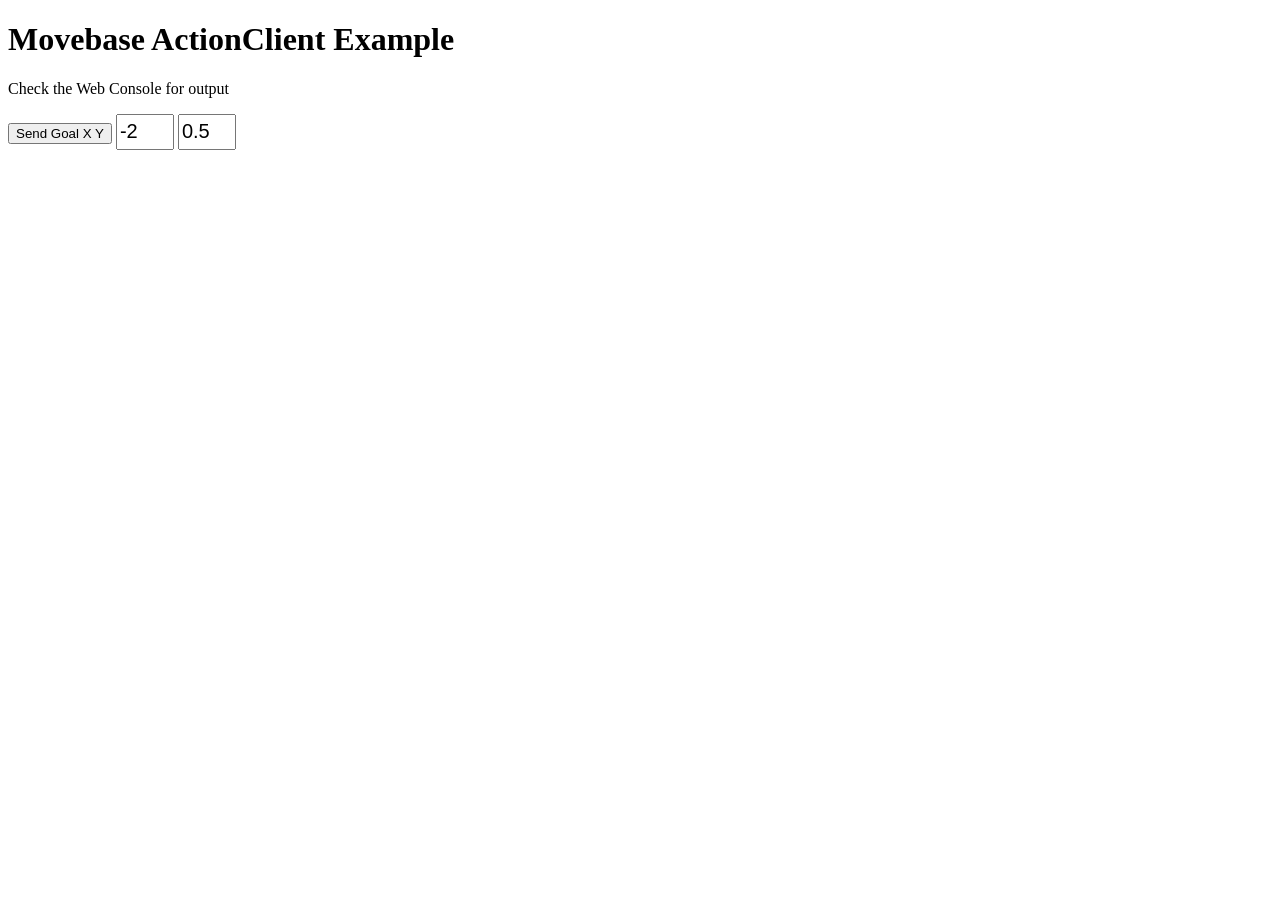
<file: ros_libjs/www/action.html>
<!DOCTYPE html>
<html>
<head>
<meta charset="utf-8" />
<script type="text/javascript" src="basic/eventemitter2.js"></script>
<script type="text/javascript" src="basic/roslib.js"></script>
<script>
  var ros = new ROSLIB.Ros({
    url : 'ws://localhost:9090'
  });
  ros.on('connection', function() {
    console.log('Connected to websocket server.');
  });
  ros.on('error', function(error) {
    console.log('Error connecting to websocket server: ', error);
  });
  ros.on('close', function() {
    console.log('Connection to websocket server closed.');
  });

  // Calling an action
  // -----------------
  function actionMoveBase(tarX,tarY){
    var actionClient = new ROSLIB.ActionClient({
      ros : ros,
      serverName : '/move_base',
      actionName : 'move_base_msgs/MoveBaseAction'
    });
    var positionVec3 = new ROSLIB.Vector3(null);
    var orientation = new ROSLIB.Quaternion({x:0, y:0, z:0, w:1.0});
    positionVec3.x = tarX;
    positionVec3.y = tarY;
    var pose = new ROSLIB.Pose({
      position : positionVec3,
      orientation : orientation
    });
    var goal = new ROSLIB.Goal({
        actionClient : actionClient,
        goalMessage : {
          target_pose : {
            header : {
              frame_id : 'map'
            },
            pose : pose
          }
        }
    });
  
    goal.on('feedback', function(feedback) {
      console.log('Feedback:' +feedback.base_position.pose.position.x +',' 
                              +feedback.base_position.pose.position.y);
      document.getElementById("id_movebase_feedback").innerHTML = 
                  'Feedback: ' + feedback.base_position.pose.position.x.toFixed(2) 
                           +',' +feedback.base_position.pose.position.y.toFixed(2);
    });
    goal.send();

  }
  // /move_base/result Topic subscribe 
  var move_baseListener = new ROSLIB.Topic({
    ros : ros,
    name : '/move_base/result',
    messageType : 'move_base_msgs/MoveBaseActionResult'
  });      
  move_baseListener.subscribe(function(actionResult) {
    console.log('Received message on ' + move_baseListener.name + 'status: ' 
                                               + actionResult.status.status);
    alert("in callback of /move_base/result");
    // actionResult.status.status == 2 (goal cancelled)
    // actionResult.status.status == 3 (goal reached)
  });
  function sendGoal() {
    var item_f01 = document.getElementById('item_f01').value;
    //var fResults01 = parseInt(item_f01, 10);
    var fResults01 = parseFloat(item_f01);
    var item_f02 = document.getElementById('item_f02').value;
    var fResults02 = parseFloat(item_f02);
    console.log('Total:'+(fResults01+fResults02))
    actionMoveBase(fResults01,fResults02);
  }
</script>
</head>

<body>
  <h1>Movebase ActionClient Example</h1>
  <p>Check the Web Console for output</p>
  <input type="submit" 
      value="Send Goal X Y" 
      onclick="sendGoal()" />  
  <input type="text" name="enter" class="enter" value="-2" id="item_f01"
           style= "font-size : 20px; height: 30px; width:50px;"/>
  <input type="text" name="enter" class="enter" value="0.5" id="item_f02"
           style= "font-size : 20px; height: 30px; width:50px;"/>
  <p id="id_movebase_feedback"></p>
</body>
</html>
</file>
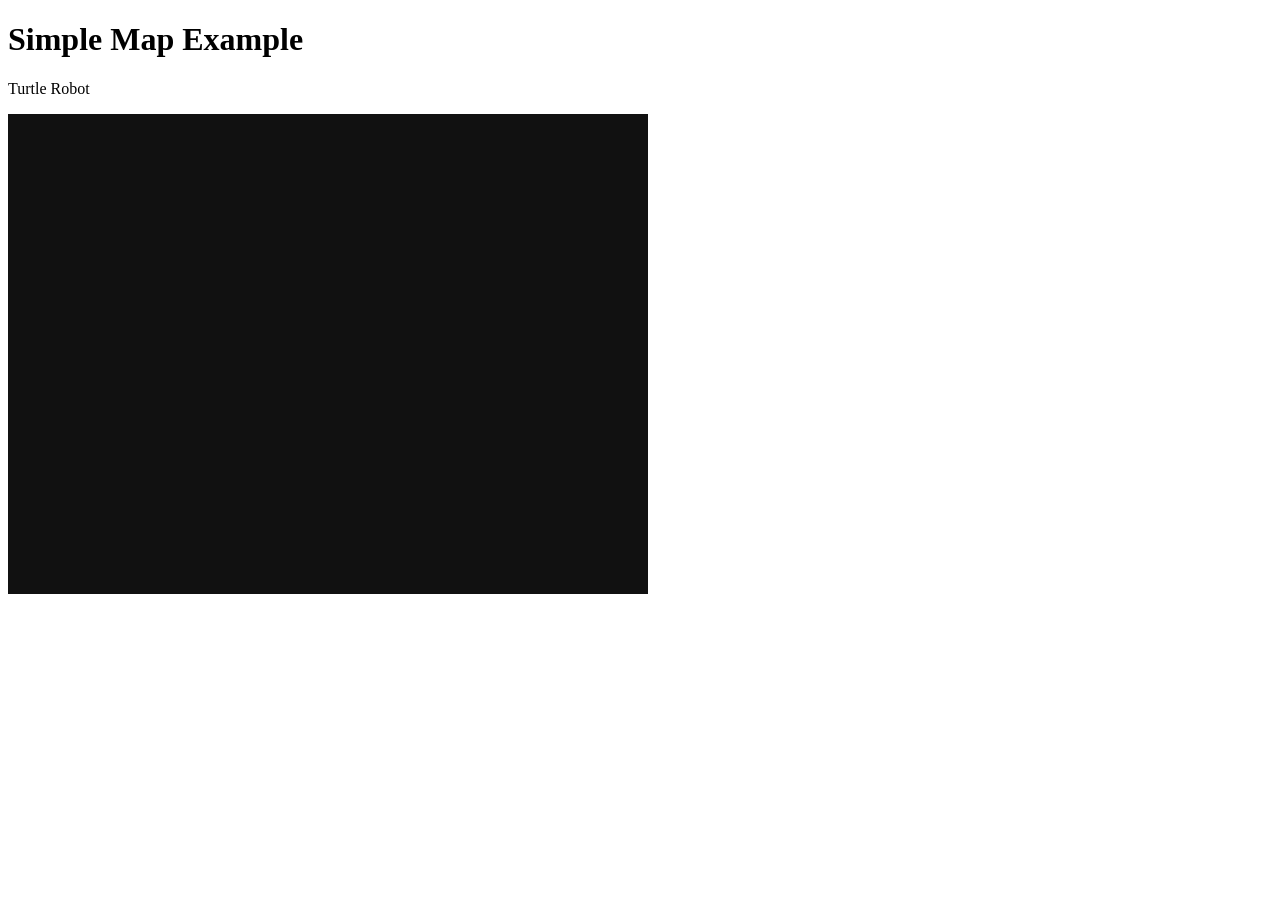
<file: ros_libjs/www/map.html>
<!DOCTYPE html>
<html>
<head>
<meta charset="utf-8" />
<script type="text/javascript" src="basic/easeljs.js"></script>
<script type="text/javascript" src="basic/eventemitter2.js"></script>
<script type="text/javascript" src="basic/roslib.js"></script>
<script type="text/javascript" src="basic/ros2d.js"></script>
<script>
  function init() {
      var ros = new ROSLIB.Ros({
      url : 'ws://localhost:9090'
    });
    // Create the main viewer.
    var viewer = new ROS2D.Viewer({
      divID : 'map',
      width : 640,
      height : 480
    });

    // Setup the map client.
    var gridClient = new ROS2D.OccupancyGridClient({
      ros : ros,
      rootObject : viewer.scene,
      //continuous: true
    });

    // Scale the canvas to fit to the map
    gridClient.on('change', function() {
      viewer.scaleToDimensions(gridClient.currentGrid.width, gridClient.currentGrid.height);
      viewer.shift(gridClient.currentGrid.pose.position.x, gridClient.currentGrid.pose.position.y);
    });   
  }
</script>
</head>

<body onload="init()">
  <h1>Simple Map Example</h1>
  <p>Turtle Robot</p> 
  <div id="map"></div>
</body>
</html>
</file>
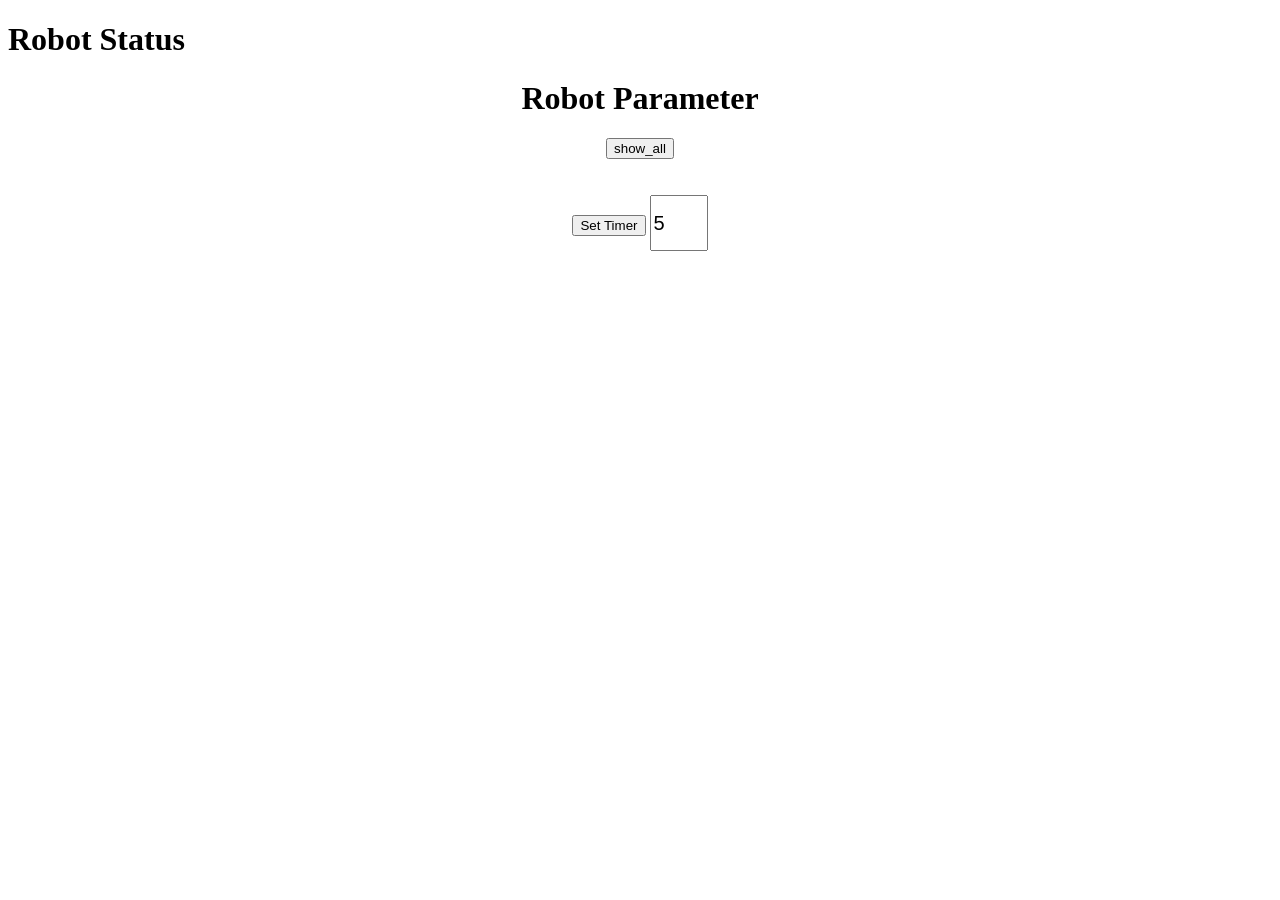
<file: ros_libjs/www/parameter1.html>
<!DOCTYPE html>
<html>
<head>
<meta charset="utf-8" />
<script type="text/javascript" src="basic/eventemitter2.js"></script>
<script type="text/javascript" src="basic/roslib.js"></script>
<script type="text/javascript" type="text/javascript">
  // Connecting to ROS
  // -----------------

  var ros = new ROSLIB.Ros({
    url : 'ws://localhost:9090'
  });

  ros.on('connection', function() {
    console.log('Connected to websocket server.');
  });

  ros.on('error', function(error) {
    console.log('Error connecting to websocket server: ', error);
  });

  ros.on('close', function() {
    console.log('Connection to websocket server closed.');
  });
 
  // parameter
  // -----------------
  function paraALL(){
    ros.getParams(function(params) {
      console.log(params);
    });
  }
  function paraSet(period){
    var iPeriod = new ROSLIB.Param({
      ros : ros,
      name : '/para_Period'
    });
    iPeriod.set(period);
    iPeriod.get(function(value) {
      console.log('period: ' + value);
    });
  }
   
  function btn_set_para(){
    var results = document.getElementById("itemInt01").value;
    var intResults = parseInt(results, 10);
    paraSet(intResults);
  }

</script>
</head>

<body>
<h1>Robot Status</h1>
<center>
  <h1>Robot Parameter</h1>
  <input type="submit" 
      value="show_all" 
      onclick="paraALL()" />
 <br><br><br>
  <input type="submit" 
      value="Set Timer" 
      onclick="btn_set_para()" />  
  <input type="number" name="enter" class="enter" value=5 id="itemInt01"
           style= "font-size : 20px; height: 50px; width:50px;"/>
</center>  
</body>
</html>
</file>
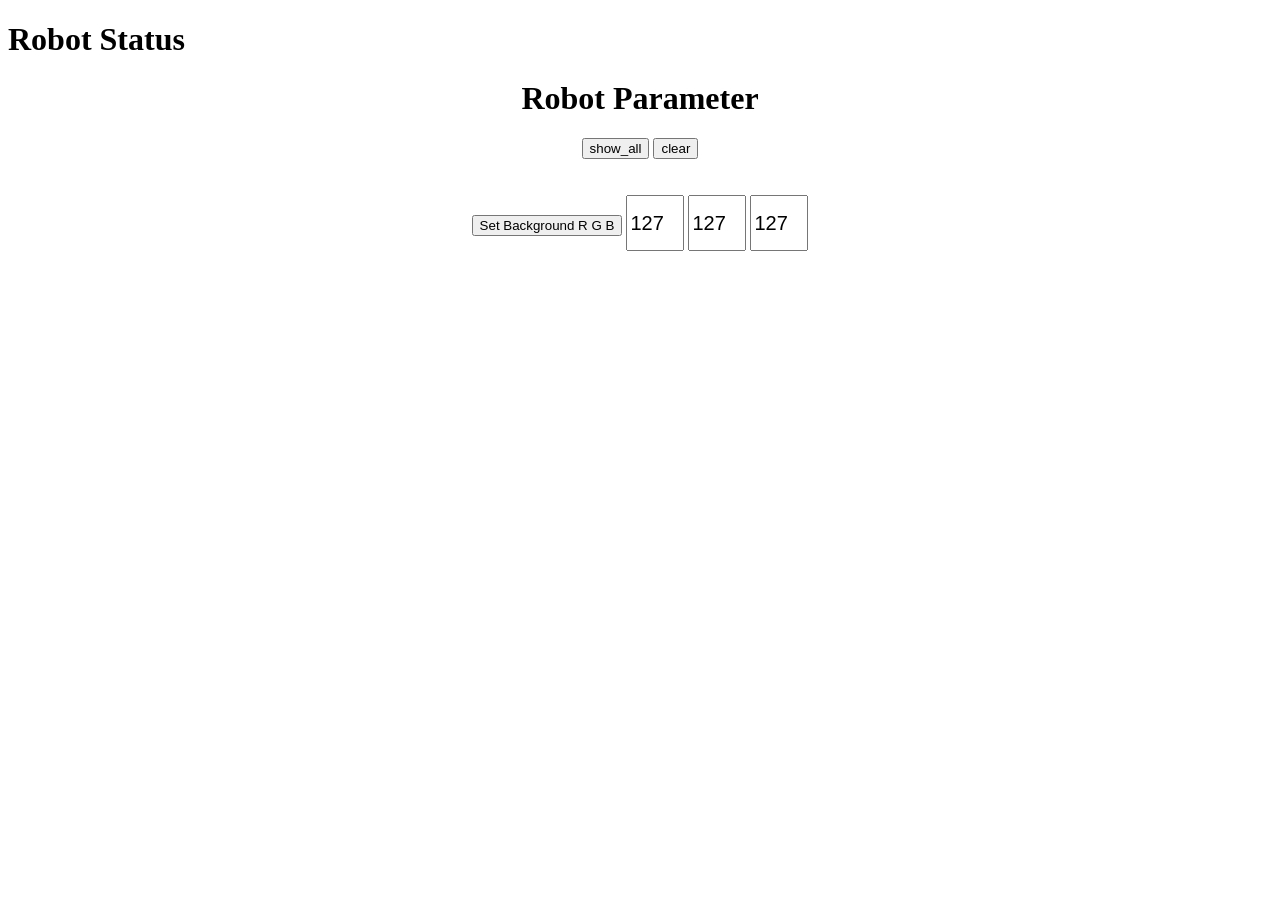
<file: ros_libjs/www/parameter2.html>
<!DOCTYPE html>
<html>
<head>
<meta charset="utf-8" />
<script type="text/javascript" src="basic/eventemitter2.js"></script>
<script type="text/javascript" src="basic/roslib.js"></script>
<script type="text/javascript" type="text/javascript">
  // Connecting to ROS
  // -----------------

  var ros = new ROSLIB.Ros({
    url : 'ws://localhost:9090'
  });

  ros.on('connection', function() {
    console.log('Connected to websocket server.');
  });

  ros.on('error', function(error) {
    console.log('Error connecting to websocket server: ', error);
  });

  ros.on('close', function() {
    console.log('Connection to websocket server closed.');
  });
 
  // parameter
  // -----------------
  function paraALL(){
    ros.getParams(function(params) {
      console.log(params);
    });
  }
  function paraSet(bg_r,bg_g,bg_b){
    var pgBlue = new ROSLIB.Param({
      ros : ros,
      name : '/turtlesim/background_b'
    });
    var pgGreen = new ROSLIB.Param({
      ros : ros,
      name : '/turtlesim/background_g'
    });
    var pgRed = new ROSLIB.Param({
      ros : ros,
      name : '/turtlesim/background_r'
    });
    pgRed.set(bg_r);
    pgGreen.set(bg_g);
    pgBlue.set(bg_b);
    pgRed.get(function(value) {
      console.log('background_r: ' + value);
    });
    pgGreen.get(function(value) {
      console.log('background_g: ' + value);
    });
    pgBlue.get(function(value) {
      console.log('background_b: ' + value);
    });
  }
  
  function callService_clear(){
    var turtleSimClient = new ROSLIB.Service({
      ros : ros,
      name : '/clear',
      serviceType : 'std_srvs/Empty'
    });
    var request = new ROSLIB.ServiceRequest({
      //name : ''
    });
    turtleSimClient.callService(request, function(result) {
      console.log('Result for service /clear call');
    });
  }
  
  function btn_set_bg(){ 
    var itemInt01 = document.getElementById('itemInt01').value;
    var intResults01 = parseInt(itemInt01, 10);
    var itemInt02 = document.getElementById('itemInt02').value;
    var intResults02 = parseInt(itemInt02, 10);
    var itemInt03 = document.getElementById('itemInt03').value;
    var intResults03 = parseInt(itemInt03, 10);
    paraSet(intResults01,intResults02,intResults03);
    callService_clear();
  }

</script>
</head>

<body>
<h1>Robot Status</h1>
<center>
  <h1>Robot Parameter</h1>
  <input type="submit" 
      value="show_all" 
      onclick="paraALL()" />
  <input type="submit" 
      value="clear" 
      onclick="callService_clear()" />
 <br><br><br>
  <input type="submit" 
      value="Set Background R G B" 
      onclick="btn_set_bg()" />  
  <input type="text" name="enter" class="enter" value="127" id="itemInt01"
           style= "font-size : 20px; height: 50px; width:50px;"/>
  <input type="text" name="enter" class="enter" value="127" id="itemInt02"
           style= "font-size : 20px; height: 50px; width:50px;"/>
  <input type="text" name="enter" class="enter" value="127" id="itemInt03"
           style= "font-size : 20px; height: 50px; width:50px;"/>
</center>  
</body>
</html>
</file>
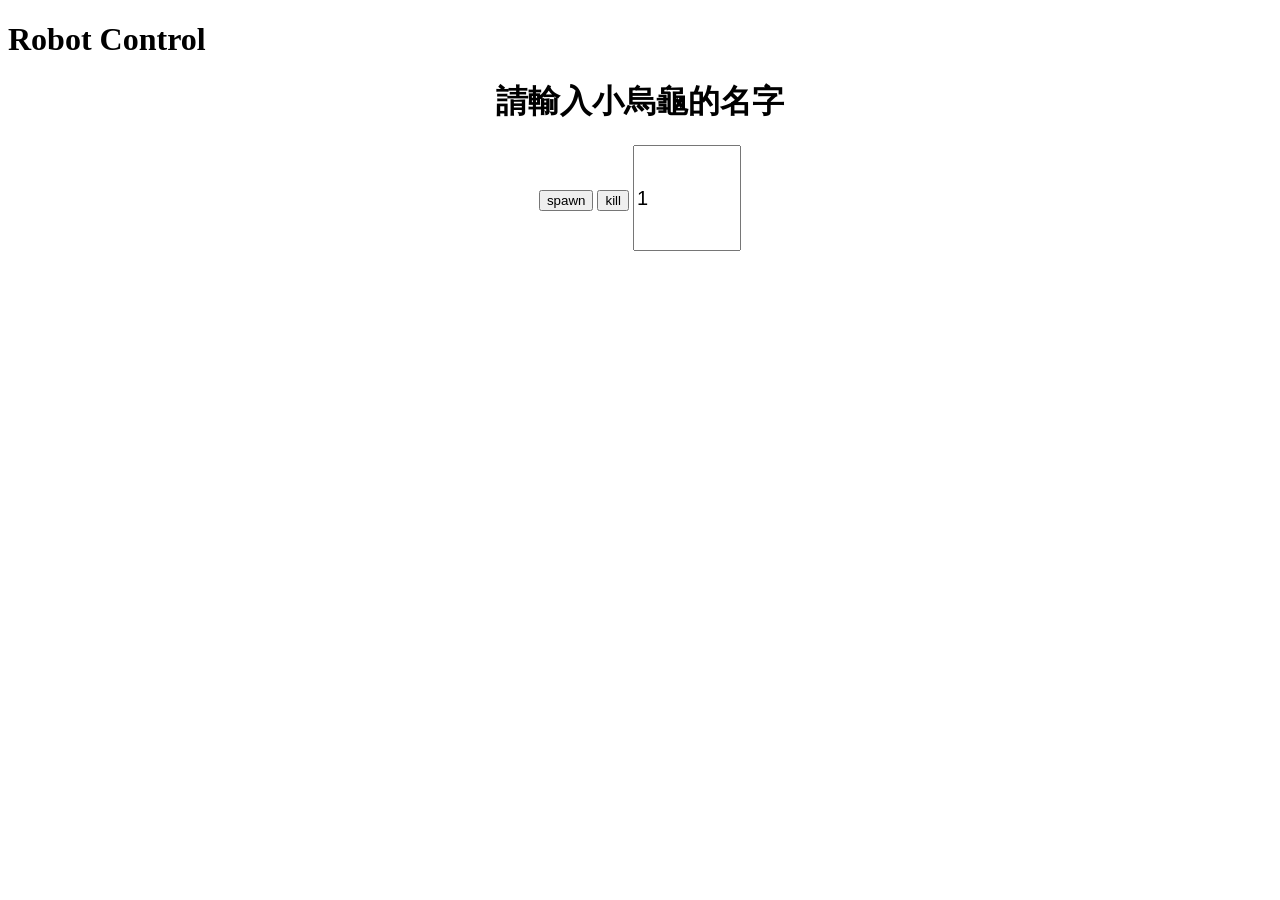
<file: ros_libjs/www/service.html>
<!DOCTYPE html>
<html>
<head>
<meta charset="utf-8" />
<script type="text/javascript" src="basic/eventemitter2.js"></script>
<script type="text/javascript" src="basic/roslib.js"></script>
<script type="text/javascript" type="text/javascript">
  // Connecting to ROS
  // -----------------

  var ros = new ROSLIB.Ros({
    url : 'ws://localhost:9090'
  });

  ros.on('connection', function() {
    console.log('Connected to websocket server.');
  });

  ros.on('error', function(error) {
    console.log('Error connecting to websocket server: ', error);
  });

  ros.on('close', function() {
    console.log('Connection to websocket server closed.');
  });
 
  // Calling a service
  // -----------------
  function callService_spawn(strName){
    var turtleSimClient = new ROSLIB.Service({
      ros : ros,
      name : '/spawn',
      serviceType : 'turtlesim/Spawn'
    });

    var request = new ROSLIB.ServiceRequest({
      x : 1,
      y : 2,
      theta : 0,
      name : strName
    });

    turtleSimClient.callService(request, function(result) {
      console.log('Result for service call /spawn on '
        + turtleSimClient.name
        + ': '
        + result.name);
    });
  }
  
  function callService_kill(strName){
    var turtleSimClient = new ROSLIB.Service({
      ros : ros,
      name : '/kill',
      serviceType : 'turtlesim/Kill'
    });

    var request = new ROSLIB.ServiceRequest({
      name : strName
    });

    turtleSimClient.callService(request, function(result) {
      console.log('Result for service /kill call on '
        + turtleSimClient.name
        + ': '
        + result.name);
    });
  }
  
  function btn_spawn(){
    var itemString;
    itemString = document.getElementById('itemString');  
    console.log('itemString: ' + itemString.value);
    //callService_spawn('kk');
    callService_spawn(itemString.value);
  }
  function btn_kill(){
    var itemString;
    itemString = document.getElementById('itemString');  
    console.log('itemString: ' + itemString.value);
    callService_kill(itemString.value);
  }

</script>
</head>

<body>
<h1>Robot Control</h1>
<center>
  <h1>請輸入小烏龜的名字</h1>
  <input type="submit" 
      value="spawn" 
      onclick="btn_spawn()" />
 
  <input type="submit" 
      value="kill" 
      onclick="btn_kill()" />  
  <input type="text" name="enter" class="enter" value="1" id="itemString"
           style= "font-size : 20px; height: 100px; width:100px;"/>
</center>  
</body>
</html>
</file>
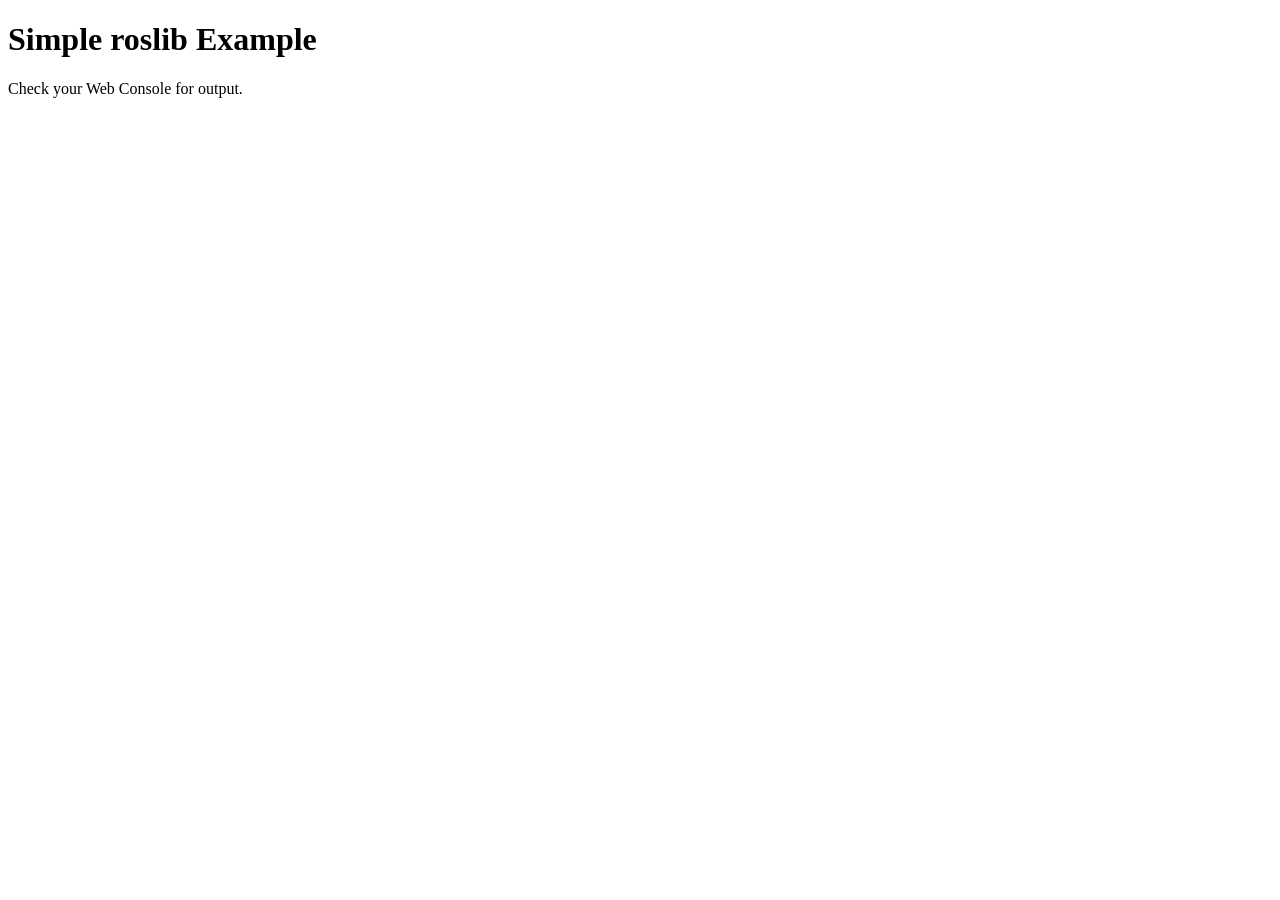
<file: ros_libjs/www/test.html>
<!DOCTYPE html>
<html>
<head>
<meta charset="utf-8" />
<script type="text/javascript" src="basic/eventemitter2.js"></script>
<script type="text/javascript" src="basic/roslib.js"></script>
<script type="text/javascript" type="text/javascript">
  // Connecting to ROS
  // -----------------

  var ros = new ROSLIB.Ros({
    /* url : 'ws://localhost:9090' */
    url : 'ws://' + window.location.host +':9090' 
  });

  ros.on('connection', function() {
    console.log('Connected to websocket server.');
  });

  ros.on('error', function(error) {
    console.log('Error connecting to websocket server: ', error);
  });

  ros.on('close', function() {
    console.log('Connection to websocket server closed.');
  });

  // Publishing a Topic
  // ------------------

  var cmdVel = new ROSLIB.Topic({
    ros : ros,
    name : '/cmd_vel',
    messageType : 'geometry_msgs/Twist'
  });
  var twist = new ROSLIB.Message({
    linear : {
      x : 0.1,
      y : 0.2,
      z : 0.3
    },
    angular : {
      x : -0.1,
      y : -0.2,
      z : -0.3
    }
  });
  cmdVel.publish(twist);

//Byte example
{
  var mode_change = new ROSLIB.Topic({
    ros : ros,
    name : '/Robot_Mode_Flag',
    messageType : 'std_msgs/Byte'
  });
  var str_mode = new ROSLIB.Message({data : 1});
  mode_change.publish(str_mode);
}
//string example
{
  var mode_change = new ROSLIB.Topic({
    ros : ros,
    name : '/Robot_Mode_String',
    messageType : 'std_msgs/String'
  });
  var str_mode = new ROSLIB.Message({data : 'abcd'});
  mode_change.publish(str_mode);
}
  // Subscribing to a Topic
  // ----------------------

  var listener = new ROSLIB.Topic({
    ros : ros,
    name : '/listener',
    messageType : 'std_msgs/String'
  });

  listener.subscribe(function(message) {
    console.log('Received message on ' + listener.name + ': ' + message.data);
    listener.unsubscribe();
  });

  // Calling a service
  // -----------------

  var addTwoIntsClient = new ROSLIB.Service({
    ros : ros,
    name : '/add_two_ints',
    serviceType : 'rospy_tutorials/AddTwoInts'
  });

  var request = new ROSLIB.ServiceRequest({
    a : 1,
    b : 2
  });

  addTwoIntsClient.callService(request, function(result) {
    console.log('Result for service call on '
      + addTwoIntsClient.name
      + ': '
      + result.sum);
  });

  // Getting and setting a param value
  // ---------------------------------

  ros.getParams(function(params) {
    console.log(params);
  });

  var maxVelX = new ROSLIB.Param({
    ros : ros,
    name : 'max_vel_y'
  });

  maxVelX.set(0.8);
  maxVelX.get(function(value) {
    console.log('MAX VAL: ' + value);
  });
</script>
</head>

<body>
  <h1>Simple roslib Example</h1>
  <p>Check your Web Console for output.</p>
</body>
</html>
</file>
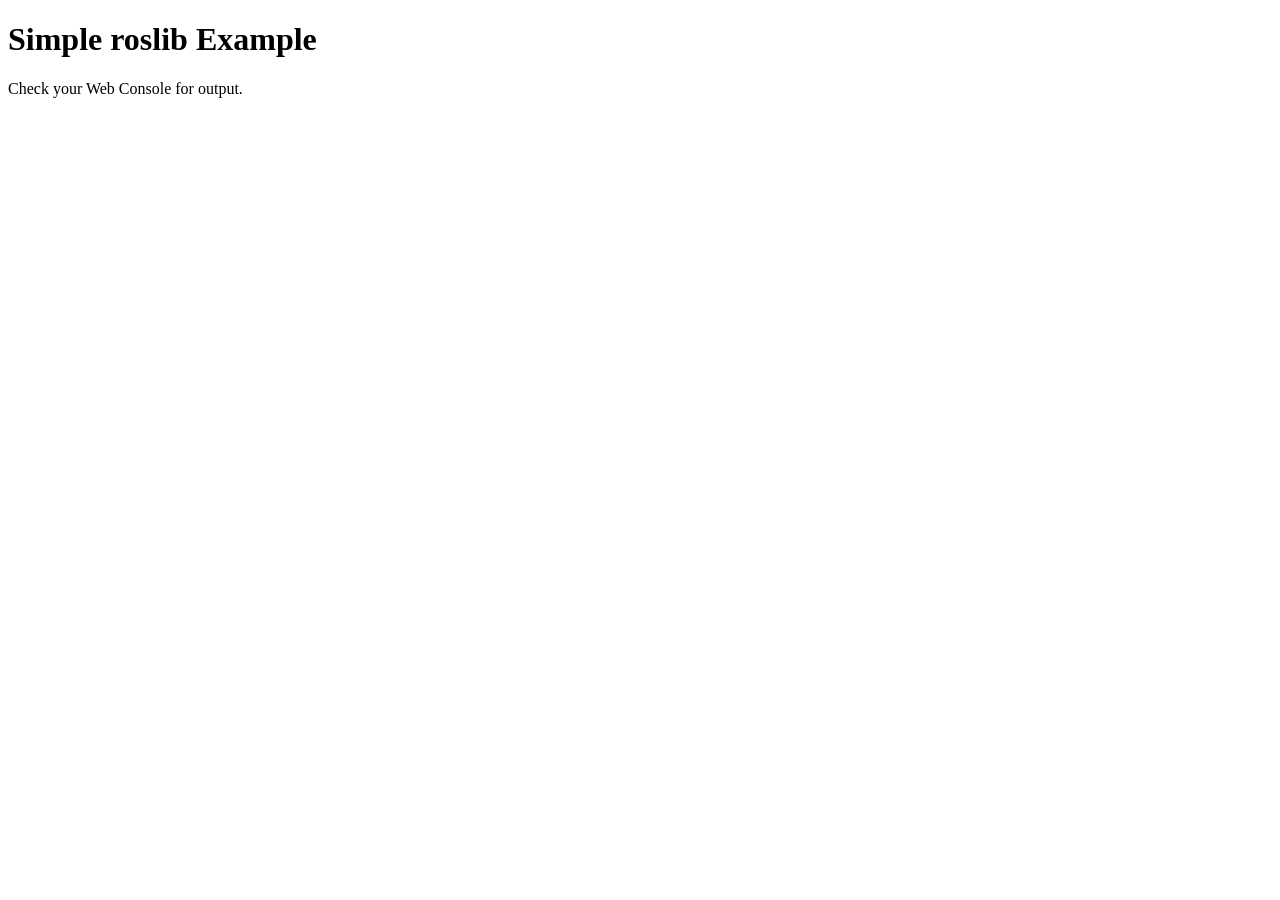
<file: ros_libjs/www/topic01.html>
<!DOCTYPE html>
<html>
<head>
<meta charset="utf-8" />
<script type="text/javascript" src="basic/eventemitter2.js"></script>
<script type="text/javascript" src="basic/roslib.js"></script>
<script type="text/javascript" type="text/javascript">
  // Connecting to ROS
  // -----------------

  var ros = new ROSLIB.Ros({
    url : 'ws://localhost:9090'
  });

  ros.on('connection', function() {
    console.log('Connected to websocket server.');
  });

  ros.on('error', function(error) {
    console.log('Error connecting to websocket server: ', error);
  });

  ros.on('close', function() {
    console.log('Connection to websocket server closed.');
  });

  // Publishing a Topic
  // ------------------

  var cmdVel = new ROSLIB.Topic({
    ros : ros,
    name : '/turtle1/cmd_vel',
    messageType : 'geometry_msgs/Twist'
  });
  var twist = new ROSLIB.Message({
    linear : {
      x : 0.5,
      y : 0,
      z : 0
    },
    angular : {
      x : 0,
      y : 0,
      z : 0
    }
  });
  cmdVel.publish(twist);

</script>
</head>

<body>
  <h1>Simple roslib Example</h1>
  <p>Check your Web Console for output.</p>
</body>
</html>
</file>
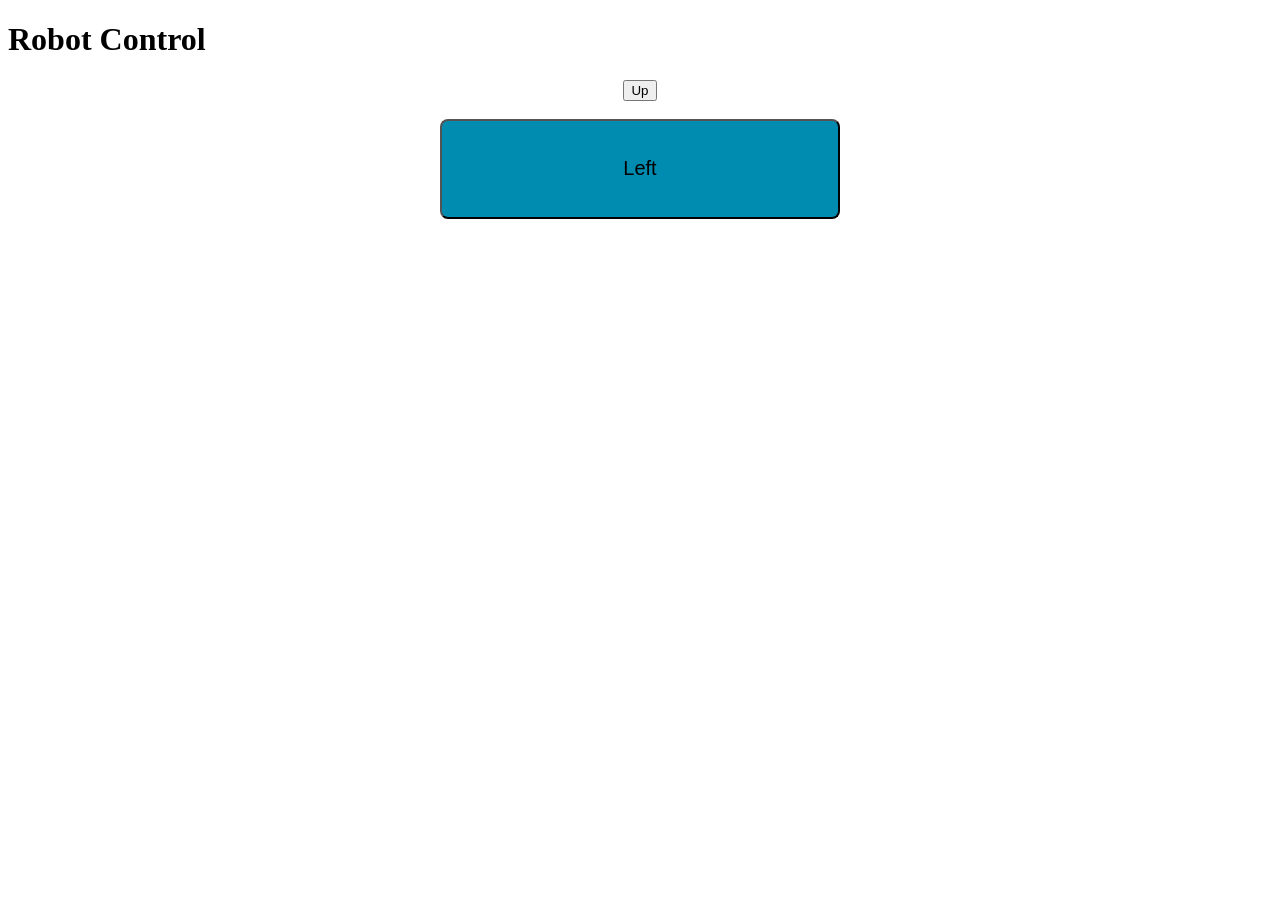
<file: ros_libjs/www/topic02.html>
<!DOCTYPE html>
<html>
<head>
<meta charset="utf-8" />
<script type="text/javascript" src="basic/eventemitter2.js"></script>
<script type="text/javascript" src="basic/roslib.js"></script>
<script type="text/javascript" type="text/javascript">
  // Connecting to ROS
  // -----------------

  var ros = new ROSLIB.Ros({
    url : 'ws://localhost:9090'
  });

  ros.on('connection', function() {
    console.log('Connected to websocket server.');
  });

  ros.on('error', function(error) {
    console.log('Error connecting to websocket server: ', error);
  });

  ros.on('close', function() {
    console.log('Connection to websocket server closed.');
  });

  // Publishing cmd_vel Topic
  // ------------------
  function cmd_vel_linear(idx_posminus){
    var cmdVel = new ROSLIB.Topic({
      ros : ros,
      name : '/turtle1/cmd_vel',
      messageType : 'geometry_msgs/Twist'
    });
    var twist = new ROSLIB.Message({
      linear : {
        x : 0.8*idx_posminus,
        y : 0,
        z : 0,
      },
      angular : {
        x : 0,
        y : 0,
        z : 0,
      }
    });
    cmdVel.publish(twist);
  }

  function cmd_vel_angular(idx_posminus){
    var cmdVel = new ROSLIB.Topic({
      ros : ros,
      name : '/turtle1/cmd_vel',
      messageType : 'geometry_msgs/Twist'
    });
    var twist = new ROSLIB.Message({
      linear : {
        x : 0,
        y : 0,
        z : 0,
      },
      angular : {
        x : 0,
        y : 0,
        z : 0.5*idx_posminus,
      }
    });
    cmdVel.publish(twist);
  }
  
  function cmd_up(){
    cmd_vel_linear(1);
  }
  function cmd_left(){
    cmd_vel_angular(1);
  }
  
</script>
</head>

<body>
<h1>Robot Control</h1>
<center>
  <input type="submit" 
      value="Up" 
      onclick="cmd_up()" />
  </br>
  </br>  
  <input type="submit" 
      value="Left" 
      onclick="cmd_left()" 
      style="font-size : 20px; width: 400px; height: 100px; background-color: #008CB1; border-radius: 8px;" />  
</center>  
</body>
</html>
</file>
<file: docs/lib/units.css>
/* The unit headers of a book's contents page, the same in every book: a strip of chalkboard per unit, with the unit's
   label and title and a sketch of its ideas (UNIT_ART, from the book's own unit-art.js) drawn in the unit colour --c.
   Markup and the scroll observer are in units.js. Uses the contents page's --book, --ui, --chalk and --ease. */
.unit { position: relative; max-width: 1212px; margin: 0 auto; padding: 28px 16px 0; }
.unit h2 { position: relative; display: flex; flex-wrap: wrap; align-items: baseline; gap: 4px 14px; min-height: 168px; margin: 0 0 16px; padding-top: 130px; font: 500 28px/1.2 var(--book); }
.unit .grid { position: relative; }
.unit::before { content: ""; position: absolute; inset: 0 16px auto; height: 208px; border-radius: 22px; pointer-events: none;
  background: radial-gradient(ellipse 46% 90% at 74% 55%, color-mix(in srgb, var(--c) 11%, transparent), transparent 70%); }
.unit-art { position: absolute; top: 20px; inset-inline-end: 28px; width: min(580px, 56%); height: auto; overflow: visible; pointer-events: none;
  color: var(--c); fill: none; stroke: currentColor; stroke-width: 2.6; stroke-linecap: round; stroke-linejoin: round; opacity: .78; }
.unit-art text { fill: currentColor; stroke: none; font-family: var(--book); font-style: italic; }
.unit-art .a { color: var(--chalk); opacity: .55; }
.unit-art .faint { opacity: .22; }
.unit-art .d { stroke-dasharray: 1 1; stroke-dashoffset: 1; }
.unit-art .t { opacity: 0; }
.seen .unit-art .d { animation: art-draw 1.1s cubic-bezier(.5, 0, .3, 1) forwards; animation-delay: calc(var(--k) * 55ms + 120ms); }
.seen .unit-art .t { animation: art-fade .6s ease-out forwards; animation-delay: calc(var(--k) * 55ms + 300ms); }
.seen .unit-art .a.t { animation-name: art-fade-a; }
@keyframes art-draw { to { stroke-dashoffset: 0; } }
@keyframes art-fade { to { opacity: 1; } }
@keyframes art-fade-a { to { opacity: .55; } }
/* After the drawing, each sketch keeps one small motion that belongs to its topic. */
.unit-art g { transform-box: fill-box; }
.seen .unit-art .swap-a { animation: swap-a 6s var(--ease) 2.4s infinite; }
.seen .unit-art .swap-b { animation: swap-b 6s var(--ease) 2.4s infinite; }
@keyframes swap-a { 0%, 30%, 100% { transform: none; } 45%, 80% { transform: translate(80px, 0); } 37% { transform: translate(40px, -30px); } 88% { transform: translate(40px, 30px); } }
@keyframes swap-b { 0%, 30%, 100% { transform: none; } 45%, 80% { transform: translate(-80px, 0); } 37% { transform: translate(-40px, 30px); } 88% { transform: translate(-40px, -30px); } }
.seen .unit-art .step { animation: art-fade .6s ease-out forwards, step 4s ease-in-out infinite; animation-delay: calc(var(--k) * 55ms + 300ms), calc(var(--k) * 300ms + 2s); }
@keyframes step { 0%, 20%, 100% { fill-opacity: 1; } 10% { fill-opacity: .3; } }
.unit-art .hop, .unit-art .ride { offset-rotate: 0deg; }
.seen .unit-art .hop { animation: art-fade .4s ease-out 2s forwards, along 3.4s linear 2s infinite; }
.unit-art .orbit { offset-rotate: 0deg; }
.seen .unit-art .orbit { animation: art-fade .4s ease-out 2s forwards, along 9s linear 2s infinite; }
.seen .unit-art .ride { animation: art-fade .4s ease-out 2s forwards, along 4s ease-in-out 2s infinite alternate; }
@keyframes along { from { offset-distance: 0%; } to { offset-distance: 100%; } }
.unit-art .pie { stroke: currentColor; stroke-linecap: butt; stroke-dasharray: 0 100; }
.seen .unit-art .pie { animation: art-fade .4s ease-out 1.6s forwards, pie 5s var(--ease) 1.6s infinite; }
@keyframes pie { 0% { stroke-dasharray: 0 100; } 35%, 85% { stroke-dasharray: 25 100; } 100% { stroke-dasharray: 0 100; } }
.seen .unit-art .tilt { transform-box: view-box; transform-origin: 300px 72px; animation: tilt 4.8s ease-in-out 2s infinite; }
@keyframes tilt { 0%, 100% { transform: rotate(0); } 30% { transform: rotate(-4deg); } 60% { transform: rotate(2deg); } }
.seen .unit-art .spin { transform-box: view-box; transform-origin: 320px 95px; animation: spin 5s cubic-bezier(.2, .7, .2, 1) 2s infinite; }
@keyframes spin { from { transform: rotate(0); } 70%, to { transform: rotate(1530deg); } }
.seen .unit-art .feed-in { animation: feed-in 4s ease-in-out 2s infinite; }
.seen .unit-art .feed-out { opacity: 0; animation: feed-out 4s ease-in-out 2s infinite; }
@keyframes feed-in { 0% { transform: none; opacity: 1; } 40% { transform: translate(100px, 0); opacity: 0; } 41%, 100% { transform: none; opacity: 0; } 95% { opacity: 1; } }
@keyframes feed-out { 0%, 45% { transform: translate(-40px, 0); opacity: 0; } 70%, 90% { transform: none; opacity: 1; } 100% { opacity: 0; } }
.unit-art .cell { opacity: .25; }
.seen .unit-art .cell { animation: cell 5s ease-in-out infinite; animation-delay: calc(var(--j) * .5s + 2s); }
@keyframes cell { 0%, 100% { opacity: .25; } 15%, 60% { opacity: 1; } }
.unit-art .cut, .unit-art .shade { opacity: 0; }
.seen .unit-art .cut { animation: cut 4s ease-in-out 2s infinite; }
@keyframes cut { 0%, 100% { opacity: 0; } 30%, 70% { opacity: .5; } }
.seen .unit-art .shade { animation: shade 1s ease-out 1.6s forwards; }
@keyframes shade { to { opacity: .14; } }
.seen .unit-art .diag { animation: art-draw 1.1s cubic-bezier(.5, 0, .3, 1) forwards, redraw 4s ease-in-out 2.5s infinite; }
@keyframes redraw { 0%, 15% { stroke-dashoffset: 1; } 50%, 100% { stroke-dashoffset: 0; } }
.seen .unit-art .root { animation: art-fade .4s ease-out 1.8s forwards, root 2.4s ease-in-out 2.2s infinite; }
@keyframes root { 0%, 100% { r: 7px; } 50% { r: 11px; } }
.seen .unit-art .breathe { transform-box: view-box; transform-origin: 380px 140px; animation: breathe 4s ease-in-out 2s infinite alternate; }
@keyframes breathe { from { transform: scaleY(1); } to { transform: scaleY(.35); } }
/* The label and the title share a line when they fit; a long title wraps below the label instead of running off. */
.unit h2 .title { min-width: 0; text-wrap: balance; }
.unit h2 .label { font: 600 16px var(--ui); color: var(--c); white-space: nowrap; }
/* Keep the sketches cheap: each is its own layer, so its loop repaints only itself, and loops pause while their unit is
   off screen or under the sticky bar (units.js toggles .live), so the bar's blur is not redrawn every frame. */
.unit-art { will-change: transform; contain: layout style; }
.unit:not(.live) .unit-art, .unit:not(.live) .unit-art * { animation-play-state: paused; }
@media (max-width: 560px) {
  .unit-art { width: calc(100% - 32px); inset-inline-end: 16px; opacity: .32; }
  .unit h2 { min-height: 0; padding-top: 104px; font-size: 24px; }
}
@media (prefers-reduced-motion: reduce) {
  .unit-art * { animation: none !important; }
  .unit-art .d { stroke-dashoffset: 0; }
  .unit-art .t, .unit-art .cell { opacity: 1; }
  .unit-art .a.t { opacity: .55; }
  .unit-art .shade { opacity: .14; }
  .unit-art .pie { stroke-dasharray: 25 100; }
}
</file>
<file: docs/lib/contents.css>
/* The book's cover and contents (index.html): the chalkboard look, the cover, the guide, the chapter grid and the
   page-to-page motion. A book's own <style> after this file sets its theme: the colour and font tokens below, and the
   few rules a theme redraws (e.g. body::before for the paper). */
:root {
  --page: #0f1613; --board: #1d2b27; --panel: #22322d; --edge: #3a5047;
  --chalk: #ece8dc; --dim: #9aaba3; --faint: #5d7068; --task: #f0b45a; --quiz: #86c9e8; --good: #8fd6b0;
  --ui: "Avenir Next", "Segoe UI", "Helvetica Neue", Arial, sans-serif;
  --book: "Iowan Old Style", Palatino, Georgia, serif;
  --ease: cubic-bezier(.2, .8, .2, 1);
  --top-bg: rgba(22, 33, 29, .86); --top-line: #2a3b35;   /* the sticky contents header */
  --lift: rgba(0, 0, 0, .3);                                /* a card's shadow on hover */
  color-scheme: dark;
}
* { box-sizing: border-box; }
html { scroll-padding-top: 90px; }
html, body { overflow-x: clip; }
body { margin: 0; min-height: 100svh; background: var(--board); color: var(--chalk); font: 18px/1.5 var(--ui); }
/* Chalkboard: the same grain and vignette as the lesson stage. */
body::before { content: ""; position: fixed; inset: 0; z-index: -1; pointer-events: none;
  background: radial-gradient(ellipse at 50% 42%, transparent 55%, rgba(0, 0, 0, .38)),
    url("data:image/svg+xml,%3Csvg xmlns='http://www.w3.org/2000/svg' width='240' height='240'%3E%3Cfilter id='g'%3E%3CfeTurbulence type='fractalNoise' baseFrequency='.85' numOctaves='2' seed='7'/%3E%3CfeColorMatrix values='0 0 0 0 .92 0 0 0 0 .95 0 0 0 0 .9 0 0 0 .07 0'/%3E%3C/filter%3E%3Crect width='240' height='240' filter='url(%23g)'/%3E%3C/svg%3E"); }
a { color: inherit; }
a:focus-visible { outline: 3px solid var(--task); outline-offset: 3px; }
.kicker { margin: -6px 0 24px; font-size: 18px; font-weight: 600; color: var(--quiz); }   /* under the title, a subtitle */

/* ---------- cover ---------- */
#cover { position: relative; min-height: 100svh; display: flex; flex-direction: column; align-items: center; justify-content: center;
  padding: 48px 16px 64px; text-align: center; overflow: hidden; }
.open #cover, body:not(.open) #contents { display: none; }
/* #references is its own view: the full list, reached from one link at the end of the contents. */
body:not(.refsview) #refpage, .refsview #cover, .refsview #contents { display: none; }
#cover > * { animation: rise .8s var(--ease) backwards; }
#cover .mascot { animation: none; margin-bottom: 26px; view-transition-name: guide; }
#cover h1 { animation-delay: 1s; }
#cover .kicker { animation-delay: 1.06s; }
#cover .lede { animation-delay: 1.12s; }
#cover .acts { animation-delay: 1.24s; }
#cover .meta { animation-delay: 1.36s; }
h1 { margin: 14px 0 18px; font: 500 clamp(44px, 8.4vw, 92px)/1.02 var(--book); letter-spacing: -.01em; view-transition-name: book; }
h1 i, .home strong i { font-style: normal; }   /* the whole title one face and one colour; <i> left in older covers */
.lede { max-width: 34em; margin: 0 0 34px; color: var(--dim); font-size: clamp(17px, 2.2vw, 20px); text-wrap: balance; }
.acts { display: flex; flex-wrap: wrap; gap: 12px; justify-content: center; }
.btn { display: inline-flex; align-items: center; gap: 12px; padding: 12px 28px; border-radius: 999px; font-weight: 600; font-size: 19px; text-decoration: none;
  transition: transform .25s var(--ease), background-color .25s, border-color .25s; }
.btn[hidden] { display: none; }
.btn:hover { transform: translateY(-2px); }
.btn.go { background: var(--chalk); color: var(--board); }
.btn.quiet { border: 1.5px solid var(--edge); color: var(--chalk); }
.btn.quiet:hover { border-color: var(--dim); }
.btn svg { width: 15px; height: 15px; fill: currentColor; }
.meta { margin: 30px 0 0; color: var(--dim); font-size: 15px; }   /* --faint read below 3:1 */
/* Faint chalk notes around the edges of the board. */
.chalk { position: absolute; inset: 0; z-index: -1; pointer-events: none; animation: none !important; }
.chalk span { position: absolute; font: italic 400 clamp(22px, 3vw, 38px) var(--book); color: var(--chalk); opacity: 0; white-space: nowrap;
  animation: chalk 1.6s ease-out forwards, drift 14s ease-in-out infinite alternate; animation-delay: calc(var(--d) * 1s), calc(var(--d) * 1s); }
@keyframes chalk { to { opacity: .075; } }
@keyframes drift { to { translate: 0 -10px; } }
@keyframes rise { from { opacity: 0; transform: translateY(16px); } }

/* ---------- the guide: an infinity sign whose loops are its eyes ---------- */
.mascot { display: block; overflow: visible; }
.mascot .mbody { transform-box: view-box; transform-origin: 60px 46px; animation: bob 3.4s ease-in-out infinite; }
.mascot .pupil { transform-box: fill-box; transform-origin: center; animation: blink 5s infinite; }
.mascot .joy { display: none; }
#cover:has(.go:hover, .go:focus-visible) .pupil { display: none; }
#cover:has(.go:hover, .go:focus-visible) .joy { display: inline; }
.draw .loop { stroke-dasharray: 1 1; animation: draw 1.3s cubic-bezier(.6, 0, .3, 1) .15s backwards; }
.draw .face { animation: pop .45s var(--ease) 1.25s backwards; }
@keyframes draw { from { stroke-dashoffset: 1; } }
@keyframes pop { from { opacity: 0; transform: scale(.6); } }
.draw .face { transform-box: view-box; transform-origin: 60px 44px; }
@keyframes bob { 50% { transform: translateY(-3px) rotate(-2deg); } }
@keyframes blink { 0%, 93%, 100% { transform: scaleY(1); } 96% { transform: scaleY(.1); } }

/* ---------- contents ---------- */
.top { position: sticky; top: 0; z-index: 2; display: flex; align-items: center; gap: 14px; padding: 12px max(16px, calc(50% - 590px));
  background: var(--top-bg); backdrop-filter: blur(10px); -webkit-backdrop-filter: blur(10px); border-bottom: 1px solid var(--top-line); }
.home { display: flex; align-items: center; gap: 12px; text-decoration: none; border-radius: 10px; }
.home .mascot { view-transition-name: guide; }
.home strong { font: 500 22px/1.1 var(--book); view-transition-name: book; }
.prog { margin-inline-start: auto; color: var(--dim); font-size: 15px; white-space: nowrap; }
.prog b { color: var(--good); font-weight: 600; }
main#contents { padding-bottom: 80px; }
.grid { display: grid; grid-template-columns: repeat(auto-fill, minmax(min(100%, 290px), 1fr)); gap: 12px; }
.ch { display: grid; grid-template-columns: auto minmax(0, 1fr); grid-template-rows: 1fr auto; column-gap: 16px; row-gap: 8px; min-height: 112px;
  padding: 16px 18px 14px 16px; border-radius: 16px; background: var(--panel); border: 1.5px solid var(--edge); border-inline-start: 6px solid var(--c);
  text-decoration: none; transition: transform .3s var(--ease), border-color .3s, box-shadow .3s; }
.ch:hover { transform: translateY(-3px); border-color: var(--c); box-shadow: 0 14px 34px var(--lift); }
.ch b { grid-row: span 2; min-width: 1.15em; font: 500 42px/1 var(--book); color: var(--c); font-variant-numeric: lining-nums tabular-nums; }
.ch span { font-size: 18px; line-height: 1.3; }
.ch small { color: var(--dim); font-size: 14px; }
.ch.done small::before { content: var(--done, "✓ Finished · "); color: var(--good); font-weight: 600; }
.ch.last small::after { content: var(--last, " · Last opened"); color: var(--quiz); }
.ch.here:focus-visible { outline-color: var(--c); }
.ch.here { animation: here 1.8s ease-out .3s; }
@keyframes here { 0% { box-shadow: 0 0 0 0 var(--c); } 25% { box-shadow: 0 0 0 5px var(--c); } 100% { box-shadow: 0 0 0 14px transparent; } }
/* ---------- references: every source the book cites, linked to its DOI or catalogue record ---------- */
.refs-more { max-width: 1212px; margin: 44px auto 0; padding: 0 16px; }
.refs-more[hidden] { display: none; }
.refs-more a { display: flex; flex-wrap: wrap; align-items: baseline; gap: 4px 14px; padding: 16px 20px; border-radius: 16px; background: var(--panel);
  border: 1.5px solid var(--edge); text-decoration: none; transition: border-color .3s; }
.refs-more a:hover { border-color: var(--dim); }
.refs-more b { font: 500 22px/1.2 var(--book); }
.refs-more span { color: var(--dim); font-size: 15px; }
.refs-more i { margin-inline-start: auto; font-style: normal; color: var(--quiz); font-weight: 600; font-size: 15px; }
#refpage { padding-bottom: 80px; }
.top .back { display: inline-flex; align-items: center; gap: 8px; padding: 6px 4px; font-weight: 600; text-decoration: none; color: var(--quiz); border-radius: 8px; }
.top .rp-book { margin-inline-start: auto; font: 500 18px/1.2 var(--book); color: var(--dim); }
.top .rp-book i { color: var(--task); }
.refs { max-width: 1212px; margin: 32px auto 0; padding: 0 16px; }
.refs h1 { margin: 0 0 8px; font: 500 clamp(32px, 5vw, 44px)/1.1 var(--book); view-transition-name: none; }
.refs .lead { margin: 0 0 26px; max-width: 46em; color: var(--dim); }
.refs ol { margin: 0; padding: 0; list-style: none; color: var(--dim); font-size: 16px; line-height: 1.5; }
.refs li { margin: 0 0 10px; padding-inline-start: 2em; text-indent: -2em; }
.refs a { color: var(--chalk); text-underline-offset: 3px; overflow-wrap: anywhere; }
.refs a:hover { color: var(--quiz); }
.stagger .top { animation: rise .6s var(--ease) backwards; }
.stagger .unit h2, .stagger .ch { animation: rise .6s var(--ease) backwards; animation-delay: calc(min(var(--i), 14) * 32ms + 80ms); }

/* ---------- page-to-page motion ---------- */
@view-transition { navigation: auto; }
/* Firefox flickers through view transitions (the header blinks for several frames): it switches without one, and the
   contents still rise in. -moz-orient exists only in Firefox. */
@supports (-moz-orient: inline) { @view-transition { navigation: none; } }
::view-transition-group(*) { animation-duration: .5s; animation-timing-function: var(--ease); }
::view-transition-old(lesson), ::view-transition-new(lesson) { height: 100%; object-fit: cover; }
::view-transition-old(lesson) { animation-duration: .18s; }
@media (max-width: 560px) {
  .home strong { font-size: 18px; }
  #contents .top { flex-wrap: wrap; gap: 8px 12px; }
  .ch { min-height: 0; }
  .chalk span:not(:nth-child(3), :nth-child(4), :nth-child(7)) { display: none; }
}
@media (prefers-reduced-motion: reduce) {
  *, *::before, ::view-transition-group(*), ::view-transition-old(*), ::view-transition-new(*) { animation: none !important; transition: none !important; }
  .chalk span { opacity: .075; }
}
/* Arabic (contents.js sets <html dir="rtl">): the layout follows through logical properties (border-inline-start, …).
   Letters join, so no letter spacing; the faces are each system's own, no font file is loaded. A book's own :root
   theme, after this file, still sets its faces (this rule has the same specificity as :root). */
:root:where(:lang(ar)) {
  --ui: "Segoe UI", "SF Arabic", "Geeza Pro", "Noto Sans Arabic", Tahoma, sans-serif;
  --book: "Noto Naskh Arabic", "Traditional Arabic", "Times New Roman", serif;
}
:root:lang(ar) :is(.kicker, .meta, h1, .unit h2 .label) { letter-spacing: 0; }
[dir="rtl"] .btn.go svg { transform: scaleX(-1); }   /* "open" points the way the page reads */
</file>
<file: docs/lib/engine.css>
@import url(volume.css);
@import url(book.css);   /* this book's own settings and overrides (not shared), before the rules below */
/* The palette. lib/book.css may redefine any of it in its own ':root' (this one has no specificity), e.g. a light board
   with dark ink: the stage, COL in engine.js, the cards and the player bar all follow. Colours are #rrggbb. The last
   lines are shades between those colours, written out so the dark board stays exact: a palette of its own sets them too
   (the light set in book.css). */
:where(:root) {
  --page: #0f1613; --board: #1d2b27; --panel: #22322d; --edge: #3a5047;
  --chalk: #ece8dc; --dim: #9aaba3; --faint: #5d7068;
  --task: #f0b45a; --quiz: #86c9e8; --good: #8fd6b0; --bad: #f08c7a;
  --ui: "Avenir Next", "Segoe UI", "Helvetica Neue", Arial, sans-serif;
  --vignette: rgba(0, 0, 0, .35);   /* the stage's darkened edges; a light board wants a faint, warm one */
  color-scheme: dark;
  --rule: #2e433b;                            /* lines between answer rows */
  --track: #2f4640; --track-ask: #2d4a57;     /* the player bar's steps, and its question steps */
  --bar-edge: #2a3b35; --hover: #2b3f36;      /* the bar's top line, the volume control under the pointer */
  --veil: #0a100e;                            /* behind the help panel and the captions */
}
* { box-sizing: border-box; }
html, body { height: 100%; margin: 0; overflow: hidden; background: var(--page); }
body { color: var(--chalk); font: 26px/1.4 var(--ui); }
button { font: inherit; color: inherit; cursor: pointer; }
button:focus-visible, [tabindex]:focus-visible { outline: 3px solid var(--task); outline-offset: 3px; }
button[hidden] { display: none; }

/* One fixed 1600×960 frame (900 stage + 60 controls), scaled to fit the window. Fixed, not absolute: a frame wider
   than a phone would otherwise widen the phone's layout viewport, and fit() would scale to that wider width. */
#frame { position: fixed; left: 50%; top: 50%; width: var(--sw, 1600px); height: calc(var(--sh, 900px) + 60px); transform: translate(-50%, -50%) scale(var(--k, .5));
  border-radius: 20px; overflow: hidden; background: var(--board); box-shadow: 0 0 0 1px var(--edge), 0 30px 80px rgba(0, 0, 0, .45); }
#stage { position: absolute; left: 0; top: 0; width: var(--sw, 1600px); height: var(--sh, 900px); display: block;
  background: radial-gradient(75% 75% at 50% 45%, rgba(0,0,0,0) 60%, var(--vignette)), var(--grain, none), var(--board); }
#ui { position: absolute; left: 0; top: 0; width: var(--sw, 1600px); height: var(--sh, 900px); pointer-events: none; }
#ui > * { pointer-events: auto; }

.cover { position: absolute; left: 0; top: 0; width: var(--sw, 1600px); height: var(--sh, 900px); display: grid; place-items: center; background: color-mix(in srgb, var(--page) 50%, transparent); border: 0; }
.cover[hidden] { display: none; }
.cover > div { display: flex; flex-direction: column; align-items: center; }
.cover-k { margin: 0 0 10px; text-align: center; font-size: 22px; font-weight: 600; letter-spacing: .14em; text-transform: uppercase; color: var(--quiz); }
.cover-t { margin: 0 0 44px; max-width: min(1200px, calc(var(--sw, 1600px) - 100px)); text-align: center; font: 500 64px/1.15 "Iowan Old Style", Palatino, Georgia, serif; color: var(--chalk); text-wrap: balance; }
.cover > div > * { animation: rise .7s cubic-bezier(.2, .8, .2, 1) backwards; }
.cover-t { animation-delay: .08s; }
.cover .go { animation-delay: .18s; }
.cover small { animation-delay: .26s; }
@keyframes rise { from { opacity: 0; transform: translateY(14px); } }
.cover .go { display: inline-flex; align-items: center; gap: 16px; padding: 20px 40px; border-radius: 999px; background: var(--chalk); color: var(--board); font-weight: 600; font-size: 32px; }
.cover small { display: block; margin-top: 22px; font-size: 22px; text-align: center; color: var(--dim); }
.paused-mark { position: absolute; left: 0; top: 0; width: var(--sw, 1600px); height: var(--sh, 900px); display: none; place-items: center; pointer-events: none; }
.paused .paused-mark { display: grid; }
.paused-mark div { padding: 14px 30px; border-radius: 999px; background: color-mix(in srgb, var(--page) 85%, transparent); color: var(--dim); font-size: 22px; }

/* Question cards inside the picture. */
.card { position: absolute; padding: 20px 26px; border-radius: 20px; background: color-mix(in srgb, var(--panel) 97%, transparent); border: 1.5px solid var(--edge); border-inline-start: 7px solid var(--quiz); box-shadow: 0 14px 44px rgba(0, 0, 0, .35); }
.card.band { display: grid; grid-template-columns: auto minmax(0, 1fr) auto auto; grid-template-areas: "pic head body acts" "pic fb body acts"; column-gap: 28px; align-items: center; align-content: center; min-height: 150px; }
.band .mascot { grid-area: pic; }
.band .head { grid-area: head; align-self: end; }
.band .fb { grid-area: fb; align-self: start; }
.band .body { grid-area: body; }
.band .acts { grid-area: acts; }
.side .mascot { float: inline-end; margin-block: -2px 6px; margin-inline: 10px -4px; }
.kicker { margin: 0 0 4px; font-size: 20px; font-weight: 600; color: var(--quiz); }
.prompt { margin: 0; font-size: 28px; line-height: 1.35; }
.side .prompt { font-size: 24px; }
.body:empty { display: none; }
.side .body { margin-top: 14px; }
.opts { display: flex; gap: 12px; flex-wrap: wrap; }
.opt { padding: 8px 24px; border-radius: 999px; border: 2px solid var(--edge); background: transparent; color: var(--chalk); font-size: 24px; min-height: 58px; display: inline-flex; align-items: center; }
.opt:hover:not(:disabled) { border-color: var(--dim); }
.opt[aria-pressed="true"] { background: var(--c, var(--chalk)); border-color: var(--c, var(--chalk)); color: var(--on-fill, #1b2320); font-weight: 600; }
.opt.good { border-color: var(--good); box-shadow: 0 0 0 3px color-mix(in srgb, var(--good) 35%, transparent); }
.opt.bad { border-color: var(--bad); color: var(--bad); }
.opt:disabled { cursor: default; }
.fb { margin-top: 8px; font-size: 22px; line-height: 1.4; color: var(--chalk); }
.fb:empty { display: none; }
.fb.ok::before { content: "✓ "; color: var(--good); font-weight: 700; }
.fb.no::before { content: "✗ "; color: var(--bad); font-weight: 700; }
.fb ul { margin: 6px 0 0; padding-inline-start: 22px; }
.side .fb { max-height: 110px; overflow: auto; font-size: 20px; }
.acts { display: flex; gap: 12px; align-items: center; }
.side .acts { margin-top: 16px; }
.side .acts { flex-wrap: wrap; gap: 10px; }
.side .btn { padding: 8px 16px; font-size: 20px; }
.card.side { padding: 18px 22px; }
.btn { padding: 10px 28px; border-radius: 999px; border: 0; background: var(--chalk); color: var(--board); font-weight: 600; font-size: 22px; white-space: nowrap; }
.btn.quiet { background: transparent; color: var(--dim); border: 1.5px solid var(--edge); }
.btn.go { background: var(--quiz); color: var(--on-fill, #10242e); }   /* --on-fill: text on a coloured fill */
.btn:disabled { background: var(--edge); color: var(--dim); cursor: default; }

.grid .row { display: grid; grid-template-columns: 170px minmax(0, 1fr) 34px; gap: 16px; align-items: center; padding: 5px 0; padding-inline-start: 12px; border-bottom: 1px solid var(--rule); }
.grid .num { display: flex; justify-content: flex-end; align-items: center; font-size: 26px; }
.grid.text .row { grid-template-columns: minmax(0, 1fr) auto 34px; }
.grid.text .num { justify-content: flex-start; }
.grid .opts { gap: 8px; }
.grid .opt { padding: 3px 16px; min-height: 42px; font-size: 20px; }
.grid .mark { font-weight: 700; text-align: center; }
.grid .mark.good { color: var(--good); }
.grid .mark.bad { color: var(--bad); }
.grid .why { grid-column: 1 / -1; font-size: 19px; color: var(--dim); padding-inline-start: 186px; }
.grid.text .why { padding-inline-start: 0; }
.grid .why:empty { display: none; }

.hit { cursor: pointer; }
.hit .ring { fill: transparent; stroke: var(--chalk); stroke-width: 2.5; stroke-opacity: 0; }
.hit:hover .ring, .hit:focus .ring { stroke-opacity: .7; }
.hit.bad .ring { stroke: var(--bad); stroke-opacity: 1; }
.hit.good .ring { stroke: var(--good); stroke-opacity: 1; stroke-width: 4; }
/* Listen and find (findWords): the word beside a tapped thing. A book can set --word-font for its early-reader letters. */
.findw rect:focus-visible { stroke: var(--chalk); stroke-width: 5; outline: none; }
#ui > .card.word { pointer-events: none; padding: 2px 36px 10px; border-inline-start-width: 1.5px; border-radius: 30px; font: 600 96px/1.15 var(--word-font, var(--ui)); white-space: nowrap; animation: word-in .3s cubic-bezier(.3, 1.5, .6, 1); }
@keyframes word-in { from { transform: scale(.6); opacity: 0; } }
.tok { cursor: grab; touch-action: none; }   /* a finger drags the chip instead of scrolling the page */

/* Controls strip, part of the frame. */
#bar { position: absolute; left: 0; top: var(--sh, 900px); width: var(--sw, 1600px); height: 60px; display: flex; align-items: center; gap: 10px; padding: 0 20px; background: color-mix(in srgb, var(--page) 50%, var(--board)); border-top: 1px solid var(--bar-edge); }
.icon { width: 44px; height: 44px; border-radius: 50%; border: 1px solid var(--edge); background: var(--panel); display: grid; place-items: center; flex: none; padding: 0; }
.icon svg { width: 18px; height: 18px; fill: var(--chalk); }
.icon .i-pause { display: none; }
.is-playing .icon .i-play { display: none; }
.is-playing .icon .i-pause { display: block; }
.segs { flex: 1; display: flex; gap: 4px; height: 30px; align-items: center; min-width: 0; margin: 0 8px; }
.seg { position: relative; display: block; min-width: 0; height: 8px; border-radius: 4px; background: var(--track); border: 0; padding: 0; overflow: hidden; }
.seg:hover { height: 12px; }
.seg i { position: absolute; left: 0; top: 0; bottom: 0; width: 0; background: var(--chalk); }
.seg.ask { background: var(--track-ask); }
.seg.ask i { background: var(--quiz); }
.step { width: 300px; flex: none; color: var(--dim); font-size: 19px; white-space: nowrap; overflow: hidden; text-overflow: ellipsis; text-align: right; }
/* Keep the control strip usable without scaling down its touch targets. */
@media (max-width: 700px) {
  #frame { top: calc(50% - 50px); overflow: visible; }
  #bar { width: calc(var(--sw, 1600px) * var(--k)); height: auto; flex-wrap: wrap; gap: 6px; padding: 8px;
    transform: scale(calc(1 / var(--k))); transform-origin: left top; border-radius: 0 0 12px 12px; }
  #bar .icon { width: 36px; height: 40px; }
  .step { display: none; }
  #bHelp { display: none; }   /* keyboard shortcuts; room for the speed button on a phone */
  #bar .icon.speed { width: 36px; min-width: 0; padding: 0; font-size: 12px; letter-spacing: -.3px; }
  .segs { order: 1; }
  .segs { min-width: 80px; margin: 0; flex-basis: 100%; }   /* its own row, also when a button is hidden (iPhone: no full screen) */
  :root.full #bar { transform-origin: left bottom; border-radius: 0; }
}
/* Full screen: the stage fills the screen and the controls lie over its foot, out of sight until the pointer moves
   (engine.js wake(): .awake), while paused or ended (.held) and while the pointer is on them. */
:root.full #frame { top: 50%; height: var(--sh, 900px); border-radius: 0; box-shadow: none; }
:root.full #bar { top: auto; bottom: 0; transition: opacity .3s; border-top: 0;
  background: linear-gradient(transparent, color-mix(in srgb, var(--page) 85%, transparent)); }
:root.full #frame:not(.awake):not(.held) #bar:not(:hover):not(:focus-within) { opacity: 0; pointer-events: none; }
:root.full #frame:not(.awake):not(.held):not(:has(#bar:hover)) { cursor: none; }
/* A touch screen has no hover to bring the controls back, and a tap that answers a question would cover the card with
   them: there full screen keeps them, full size, under the stage (fit() leaves them room). */
@media (pointer: coarse) {
  :root.full #frame { top: calc(50% - 30px); overflow: visible; }
  :root.full #frame #bar { top: var(--sh, 900px); bottom: auto; width: calc(var(--sw, 1600px) * var(--k)); height: auto; flex-wrap: wrap;
    gap: 6px; padding: 8px; transform: scale(calc(1 / var(--k))); transform-origin: left top; background: none; opacity: 1 !important; pointer-events: auto !important; }
  :root.full #bar .icon { width: 40px; height: 40px; }
  :root.full .step, :root.full #bHelp { display: none; }
  :root.full .segs { order: 1; min-width: 80px; margin: 0; }
}
@media (pointer: coarse) and (max-width: 700px) { :root.full #frame { top: calc(50% - 55px); } }

.sound-note { position: absolute; inset-inline-start: 24px; top: 20px; margin: 0; padding: 8px 18px; border-radius: 12px; background: color-mix(in srgb, var(--page) 85%, transparent); color: var(--dim); font-size: 19px; }
.sound-note[hidden] { display: none; }
.blanks .brow { padding: 8px 0; border-bottom: 1px solid var(--rule); }
.blanks .brow:last-child { border-bottom: 0; }
.blanks .bline { line-height: 64px; white-space: nowrap; }
.blanks .mark { display: inline-block; margin-inline-start: 14px; font-weight: 700; }
.blanks .mark.good { color: var(--good); animation: pop .35s ease-out; }
.blanks .mark.bad { color: var(--bad); }
.blanks .why { font-size: 19px; color: var(--dim); line-height: 1.35; }
.blanks .why:empty { display: none; }
.box { height: 52px; margin: 0 6px; padding: 0 6px; border: 0; border-bottom: 3px solid var(--quiz); border-radius: 8px 8px 0 0; background: color-mix(in srgb, var(--chalk) 7%, transparent); color: var(--chalk); font: 32px var(--math-font, "STIX Two Text", "Cambria Math", "Iowan Old Style", Palatino, Georgia, serif); text-align: center; vertical-align: -6px; }
.box:focus { outline: none; background: color-mix(in srgb, var(--quiz) 16%, transparent); }
.box.good { border-color: var(--good); }
.box.bad { border-color: var(--bad); }
.box:disabled { opacity: 1; }
kbd { display: inline-block; min-width: 1.5em; padding: 0 .4em; margin-inline-start: .5em; border: 1.5px solid currentColor; border-radius: 6px; font: 600 .7em/1.5 var(--ui); text-align: center; vertical-align: .12em; opacity: .6; }
.opt kbd { margin: 0; margin-inline-end: .6em; }
.keys { margin: 6px 0 0; font-size: 18px; color: var(--dim); }
.keys kbd { margin: 0 .15em; }
.grid .row.cur { background: color-mix(in srgb, var(--chalk) 5%, transparent); box-shadow: inset 4px 0 var(--quiz); }
.help { position: absolute; left: 0; top: 0; width: var(--sw, 1600px); height: var(--sh, 900px); display: grid; place-items: center; background: color-mix(in srgb, var(--veil) 72%, transparent); }
.help[hidden] { display: none; }
.help-box:focus { outline: none; }   /* focused as the open dialog, not as a control */
.help-box { width: min(1120px, calc(var(--sw, 1600px) - 80px)); padding: 40px 50px; border-radius: 22px; background: var(--panel); border: 1.5px solid var(--edge); }
.help h2 { margin: 0 0 22px; font-size: 32px; font-weight: 600; }
.help h3 { margin: 0 0 12px; font-size: 20px; font-weight: 600; color: var(--quiz); }
.help-cols { display: grid; grid-template-columns: 1fr 1fr; gap: 44px; }
.help-cols:has(> [hidden]) { grid-template-columns: 1fr; }
.help dl { margin: 0; display: grid; grid-template-columns: 150px 1fr; row-gap: 10px; font-size: 22px; }
.help dt { text-align: end; padding-inline-end: 18px; white-space: nowrap; }
.help dt kbd { margin: 0; margin-inline-start: .3em; opacity: .9; }
.help dd { margin: 0; color: var(--dim); }
.help-close { margin: 26px 0 0; font-size: 18px; color: var(--dim); }
.icon.txt { font-size: 20px; font-weight: 700; color: var(--dim); }
/* Optional captions of the narration, one sentence at a time. Off by default: teaching text lives in the picture. */
.caption { position: absolute; left: 50%; bottom: 78px; transform: translateX(-50%); width: max-content; max-width: min(1180px, calc(var(--sw, 1600px) - 80px)); padding: 10px 24px; border-radius: 14px; background: color-mix(in srgb, var(--veil) 82%, transparent); color: var(--chalk); font-size: 28px; line-height: 1.35; text-align: center; pointer-events: none; }
.caption[hidden] { display: none; }
.icon.cc { font-size: 15px; font-weight: 700; color: var(--dim); }
.icon.cc[aria-pressed="true"] { background: var(--chalk); border-color: var(--chalk); color: var(--board); }
.card.side { overflow: auto; }
svg.m { display: inline-block; overflow: visible; }
.card b { font-weight: 700; }   /* not 'bolder' (900 under a 600 prompt) */
.card { animation: card-in .45s cubic-bezier(.2, .9, .3, 1.15); }
.fb:not(:empty) { animation: fb-in .3s ease-out; }
.opt.bad, .grid .mark.bad { animation: shake .4s; }
.grid .mark.good { animation: pop .35s ease-out; }
@keyframes card-in { from { opacity: 0; transform: translateY(24px) scale(.98); } }
@keyframes fb-in { from { opacity: 0; transform: translateY(8px); } }
@keyframes pop { 0% { transform: scale(.3); opacity: 0; } 70% { transform: scale(1.3); } }
@keyframes shake { 20% { transform: translateX(-8px); } 40% { transform: translateX(8px); } 60% { transform: translateX(-5px); } 80% { transform: translateX(5px); } }
/* Full-screen chapter practice. */
.card.screen { height: 900px; padding: 50px 70px; border: 0; border-radius: 0; background: transparent; box-shadow: none; animation: screen-in .5s ease-out; max-height: none; overflow: visible; }
.screen .kicker { font-size: 22px; }
.screen .prompt { font-size: 40px; font-weight: 600; }
.screen .body { margin-top: 30px; }
.card.screen { display: flex; flex-direction: column; }
.screen .head { order: 1; } .screen .body { order: 2; }
.screen .fb { order: 3; max-width: min(1080px, calc(var(--sw, 1600px) - 140px)); margin: 26px 0 0; font-size: 24px; }   /* feedback right under the answers */
/* Practice screens: the bottom 130 px hold the buttons. Long answers scroll inside the body, so the feedback under
   them stays in view after a wrong answer adds a 'why' line to each row. */
.card.screen:not(.sort):not(.fin) { padding-bottom: 130px; }
.card.screen:not(.sort):not(.fin) > .head, .card.screen:not(.sort):not(.fin) > .fb { flex: none; }
.card.screen:not(.sort):not(.fin) > .body { flex: 0 1 auto; min-height: 0; overflow-y: auto; }
.screen .acts { position: absolute; inset-inline-end: 70px; bottom: 48px; }
.screen .grid .row { grid-template-columns: 200px minmax(0, 1fr) 40px; padding: 9px 0; padding-inline-start: 12px; }
/* a long label (a system of equations) widens the label column for every row instead of running off the card's left */
.screen .grid:not(.text) { display: grid; grid-template-columns: minmax(200px, max-content) minmax(0, 1fr) 40px; }
.screen .grid:not(.text) > .row { grid-column: 1 / -1; grid-template-columns: subgrid; }
.screen .grid.text .row { grid-template-columns: minmax(0, 1fr) auto 40px; }
.screen .grid .opt { font-size: 22px; min-height: 50px; padding: 4px 20px; }
.screen .grid .why { padding-inline-start: 216px; font-size: 20px; }
.screen .grid.text .why { padding-inline-start: 0; }
#ui > .screen.sort { pointer-events: none; }
.screen.sort > * { pointer-events: auto; }
.screen.sort .head { position: absolute; right: 34px; top: 40px; width: 330px; }
.screen.sort .prompt { font-size: 28px; }
.screen.sort .fb { position: absolute; margin: 0; left: auto; right: 34px; bottom: 116px; width: 330px; max-height: 240px; overflow: auto; font-size: 20px; }
.screen.sort .acts { right: 34px; }
.fin .finwrap { display: flex; flex-direction: column; align-items: center; justify-content: center; height: 100%; text-align: center; padding-bottom: 60px; }
.fin .mascot { margin-bottom: 28px; }
.fin .fb, .fin .acts { position: static; }
.fin .fb { order: 0; margin: 0; }   /* result lines, not answer feedback: keep them above the buttons */
.fin .acts { margin-top: 30px; }
@keyframes screen-in { from { opacity: 0; } }

/* The guide: an infinity sign whose loops are its eyes. */
.mascot { display: block; flex: none; overflow: visible; }
.mascot .mbody { transform-box: view-box; transform-origin: 60px 46px; animation: bob 3.4s ease-in-out infinite; }
.mascot .eyes { transition: transform .3s; }
.mascot .pupil { transform-box: fill-box; transform-origin: center; animation: blink 5s infinite; }
.mascot .joy, .mascot .flat { display: none; }
.mascot.happy .pupil { display: none; }
.mascot.happy .joy { display: inline; }
.mascot.happy .mbody { animation: hop .55s ease-out 2, bob 3.4s ease-in-out 1.1s infinite; }
.mascot.oops .eyes { transform: translate(-3px, 4px); }
.mascot.oops .smile { display: none; }
.mascot.oops .flat { display: inline; }
.mascot.oops .mbody { animation: wobble .5s ease-in-out, bob 3.4s ease-in-out .5s infinite; }
@keyframes bob { 50% { transform: translateY(-3px) rotate(-2deg); } }
@keyframes blink { 0%, 93%, 100% { transform: scaleY(1); } 96% { transform: scaleY(.1); } }
@keyframes hop { 40% { transform: translateY(-12px) rotate(4deg); } }
@keyframes wobble { 25% { transform: rotate(-8deg); } 75% { transform: rotate(6deg); } }
@media (prefers-reduced-motion: reduce) { .card, .fb, .opt, .grid .mark, .mascot * { animation: none !important; } }

a.icon { text-decoration: none; }
/* Citations (cite() and plain-text labels found in refs.js) and the finish card's source list open the source in a new tab. */
a.cite { cursor: pointer; }
a.cite text, a.cite tspan { text-decoration: underline; text-decoration-thickness: 1.5px; text-underline-offset: 5px; }
a.cite:hover text, a.cite:hover tspan { fill: var(--quiz); }
a.cite:focus { outline: none; }
a.cite:focus-visible text, a.cite:focus-visible tspan { fill: var(--task); }
a.cite:focus-visible { outline: 3px solid var(--task); outline-offset: 6px; border-radius: 4px; }
#ui a.cite { color: inherit; text-decoration: underline; text-underline-offset: 3px; }
#ui a.cite:hover { color: var(--quiz); }
.fin .srcs { margin: 26px 0 0; max-width: min(1100px, calc(var(--sw, 1600px) - 100px)); font-size: 19px; line-height: 1.45; color: var(--dim); text-align: start; }
.fin .srcs h2 { margin: 0 0 6px; font-size: 18px; font-weight: 600; letter-spacing: .14em; text-transform: uppercase; color: var(--quiz); }
.fin .srcs ol { margin: 0; padding-left: 0; list-style: none; max-height: 190px; overflow: auto; }
.fin .srcs li { padding-inline-start: 2em; text-indent: -2em; margin: 0 0 6px; }
.fin .srcs a { color: var(--chalk); text-underline-offset: 3px; }
.fin .srcs a:hover { color: var(--quiz); }
.fin .srcs a:focus-visible { outline: 3px solid var(--task); outline-offset: 2px; }
a.btn { text-decoration: none; display: inline-block; }
/* Page-to-page motion: the contents card grows into this frame, and shrinks back on the way out. */
@view-transition { navigation: auto; }
#frame { view-transition-name: lesson; }
::view-transition-group(lesson) { animation-duration: .5s; animation-timing-function: cubic-bezier(.2, .8, .2, 1); }
::view-transition-old(lesson), ::view-transition-new(lesson) { height: 100%; object-fit: cover; }
::view-transition-old(lesson) { animation-duration: .18s; }
@media (prefers-reduced-motion: reduce) { .cover > div > * { animation: none; } ::view-transition-group(*), ::view-transition-old(*), ::view-transition-new(*) { animation: none !important; } }
/* The finish screen speaks the same type as the chapter cover and the contents page. */
.fin .kicker { font-size: 20px; letter-spacing: .14em; text-transform: uppercase; }
.fin .prompt { margin: 6px 0 14px; font: 500 56px/1.15 "Iowan Old Style", Palatino, Georgia, serif; }
.icon.speed { width: auto; min-width: 44px; padding: 0 10px; border-radius: 22px; font-size: 16px; }
/* An upright stage is seen at about half the scale of a wide one on the same screen: bigger caption text. */
:root[data-stage="portrait"] .step { width: 120px; }   /* the 900-wide bar keeps room for the steps */
:root[data-stage="portrait"] .caption { font-size: 38px; bottom: 60px; }
/* Right-to-left interface text (engine.js sets <html dir="rtl"> for Arabic). Cards, captions, help and the cover read from
   the right through the logical properties above (border-inline-start, inset-inline-end, …). The stage and the player bar
   keep their left-to-right geometry, so a drawing's coordinates, the timeline and the ← → keys mean the same in every
   language (the bar's step label reads "3 / 6  title" as the bar does). Mathematics reads left to right inside Arabic
   text, as in Arabic school books: an expression (svg.m) and an answer line (.bline: "3 + 4 = [box] ✗") keep their order. */
[dir="rtl"] :is(#stage, #bar, svg.m, .bline) { direction: ltr; }
[dir="rtl"] .grid .row.cur { box-shadow: inset -4px 0 var(--quiz); }   /* the current row's bar at its start, the right */
/* Arabic letters join: letter spacing breaks the words apart. The faces are each system's own Arabic UI and book faces;
   no font file is loaded. A book's own lib/book.css :root still wins (these have no specificity). */
:where(:root:lang(ar)) { --ui: "Segoe UI", "SF Arabic", "Geeza Pro", "Noto Sans Arabic", Tahoma, sans-serif; }
:root:lang(ar) :is(.cover-k, .fin .kicker, .fin .srcs h2) { letter-spacing: 0; }
:root:lang(ar) .cover-t, :root:lang(ar) .fin .prompt { font-family: "Noto Naskh Arabic", "Traditional Arabic", "Times New Roman", serif; }
</file>
